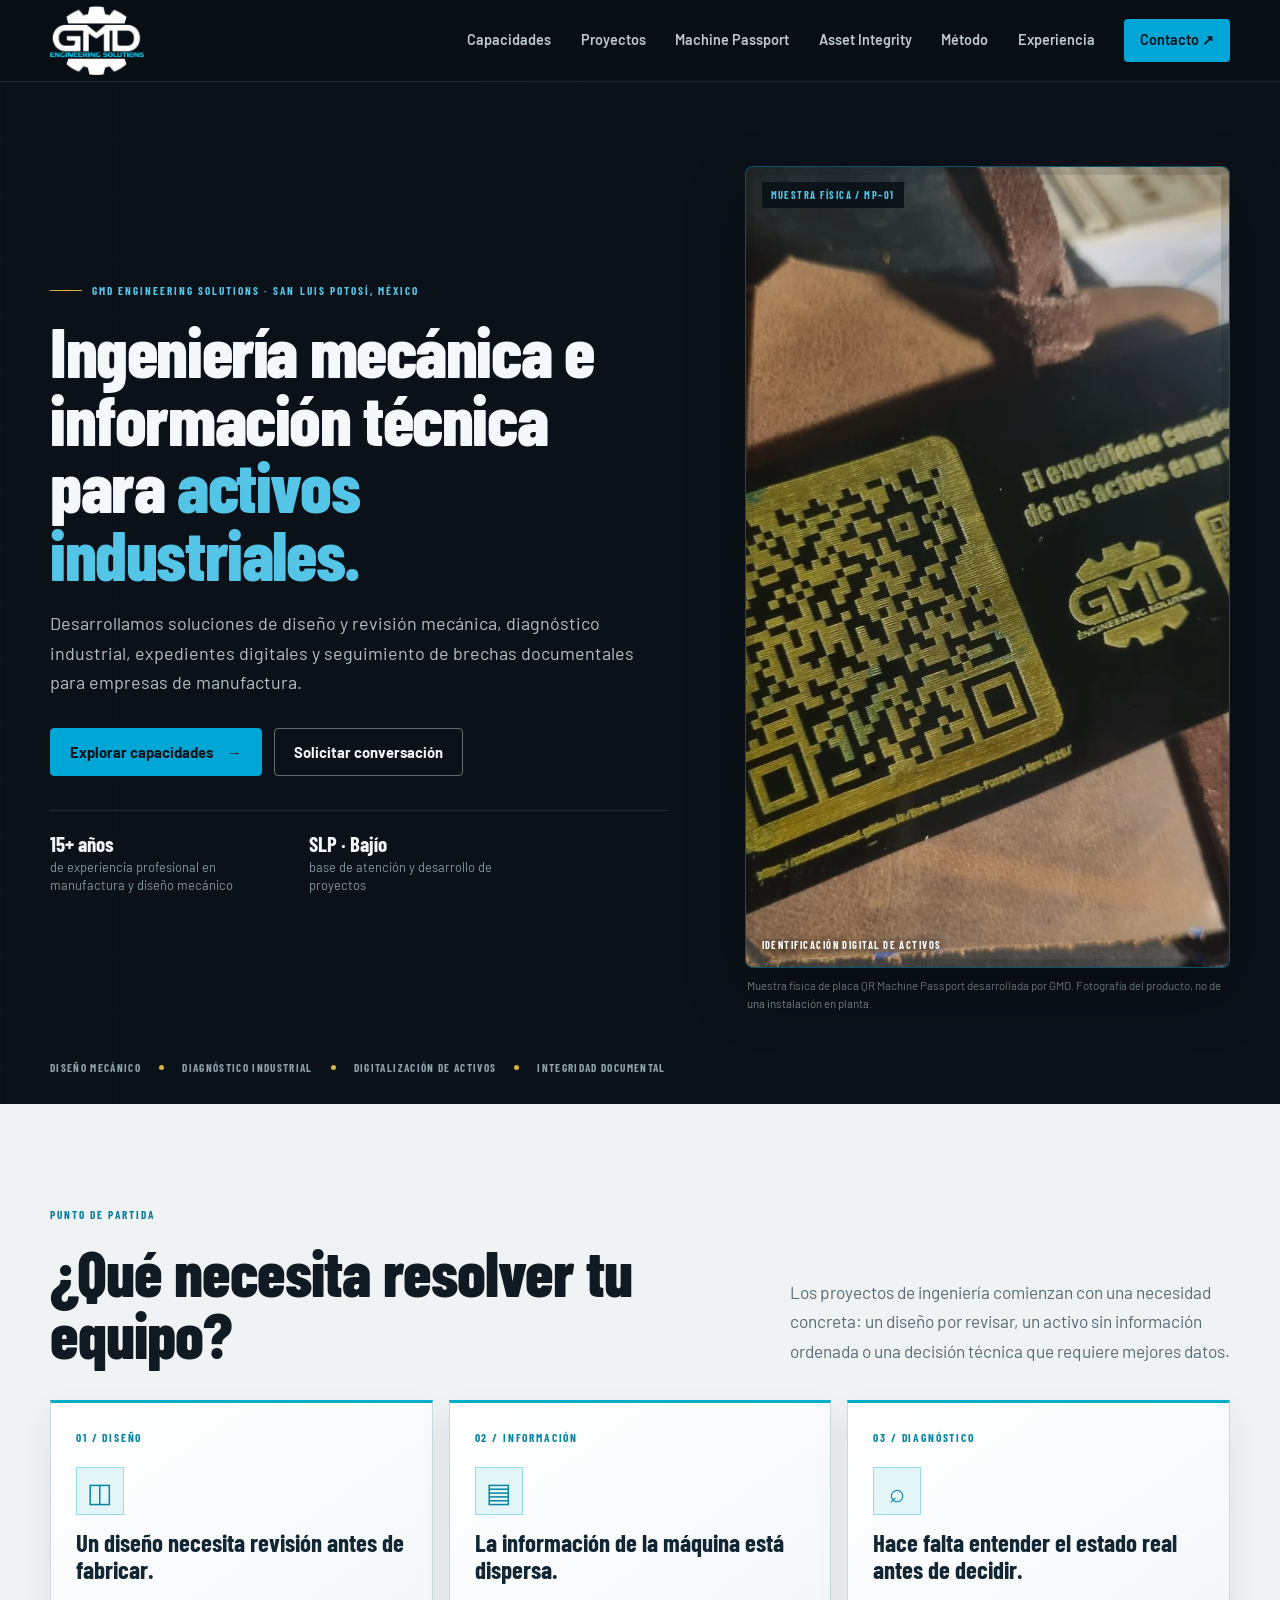
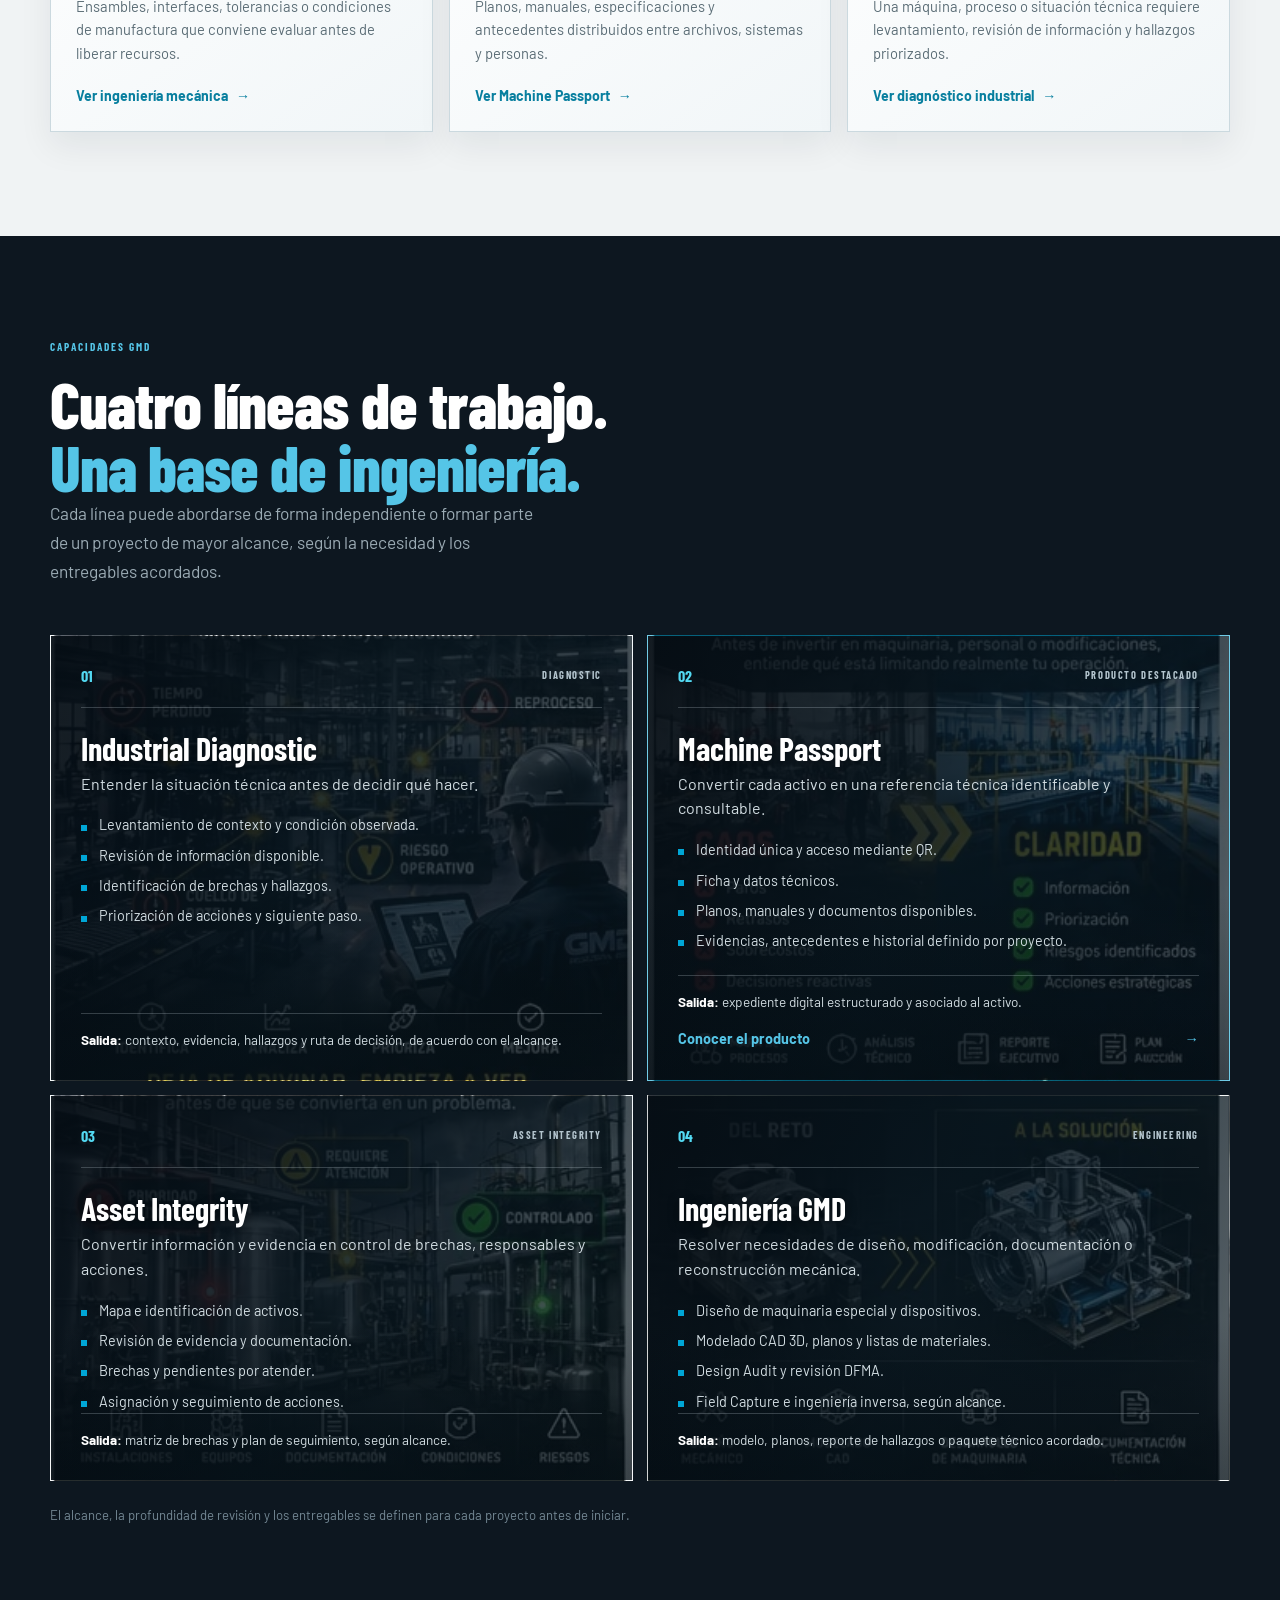
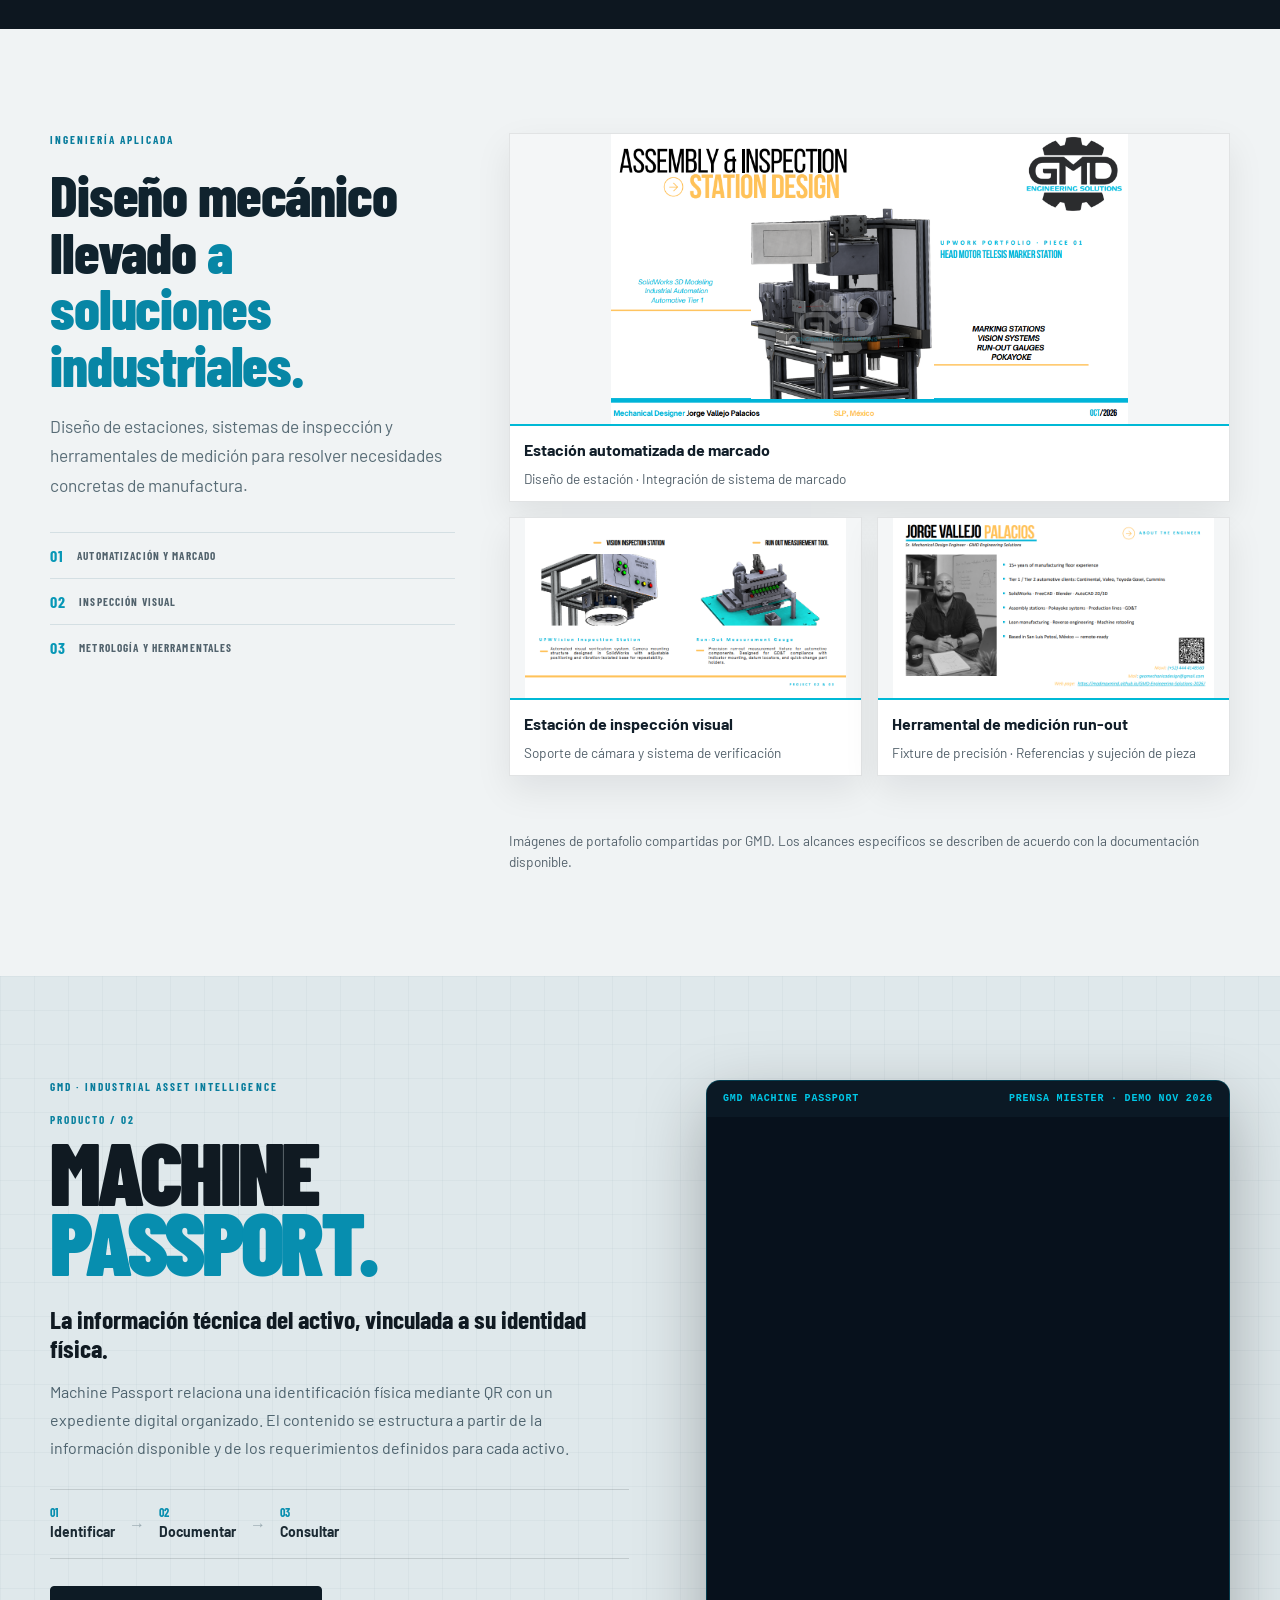
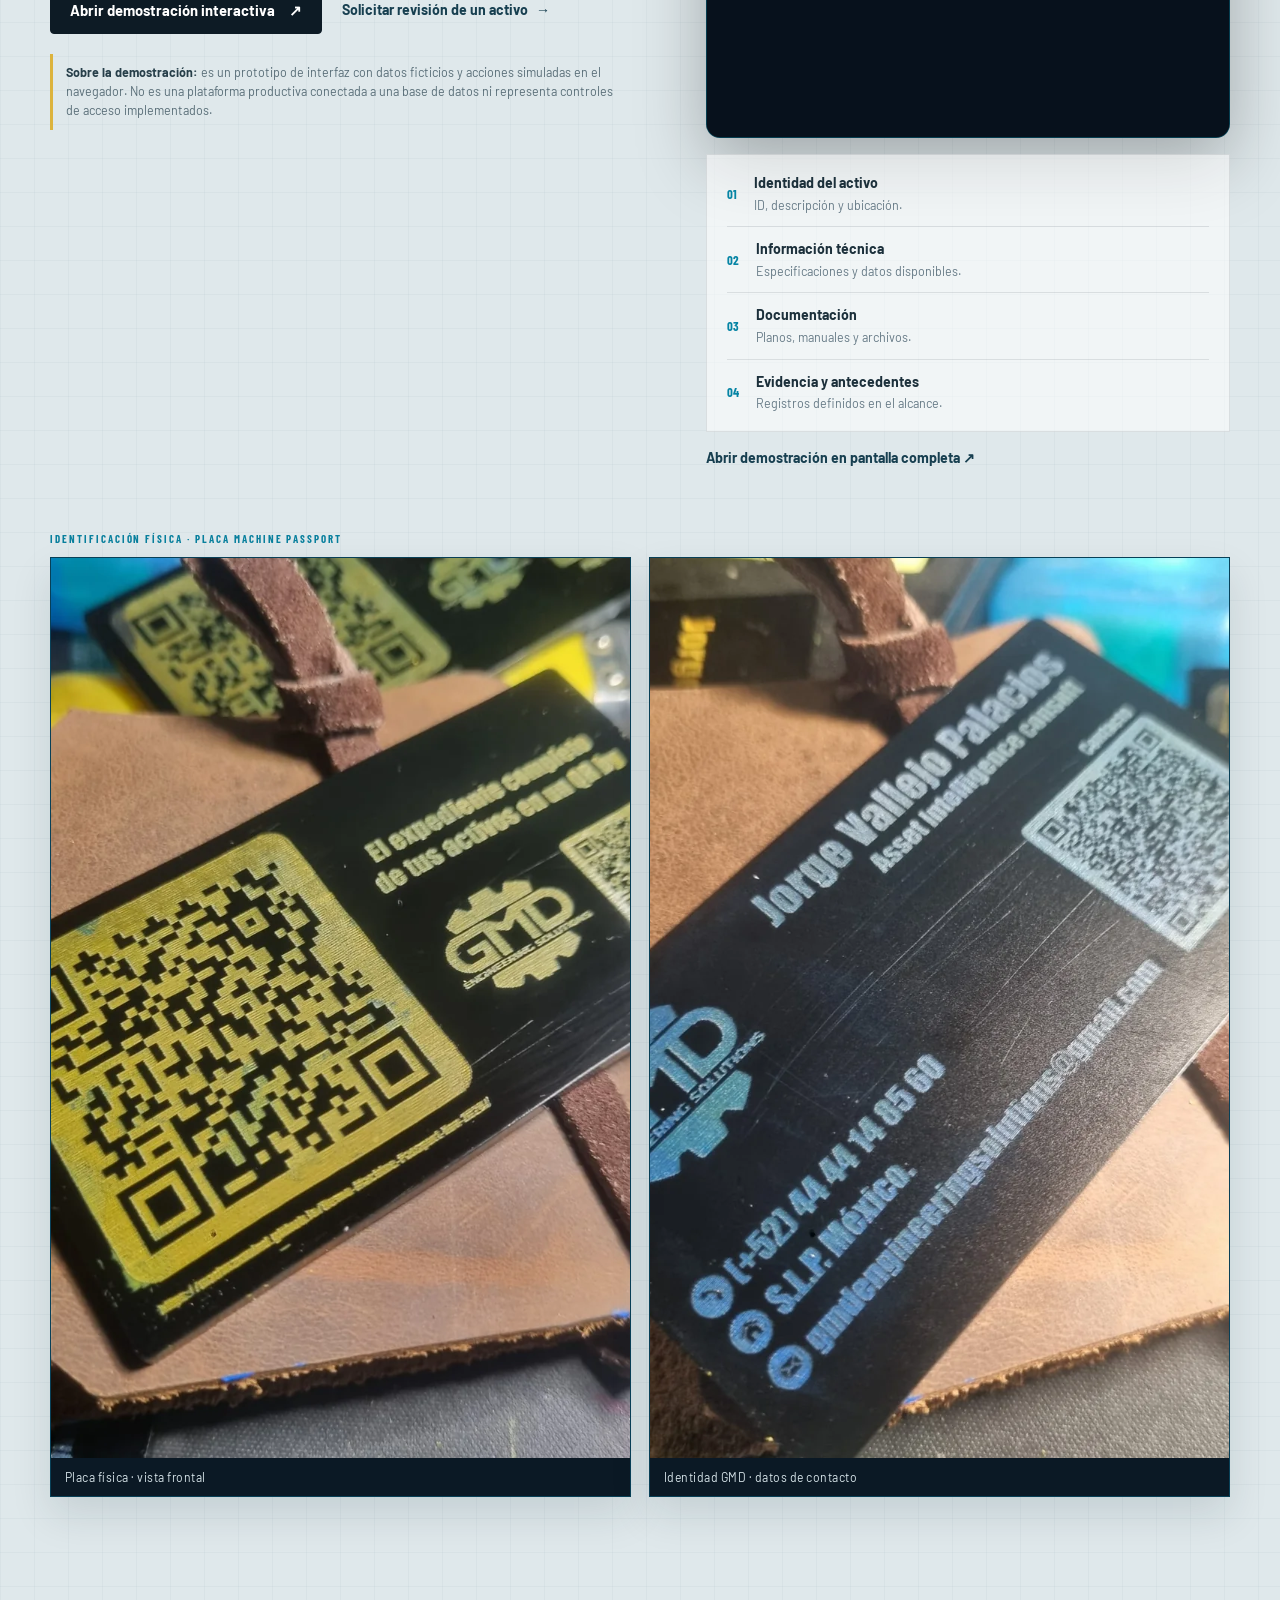
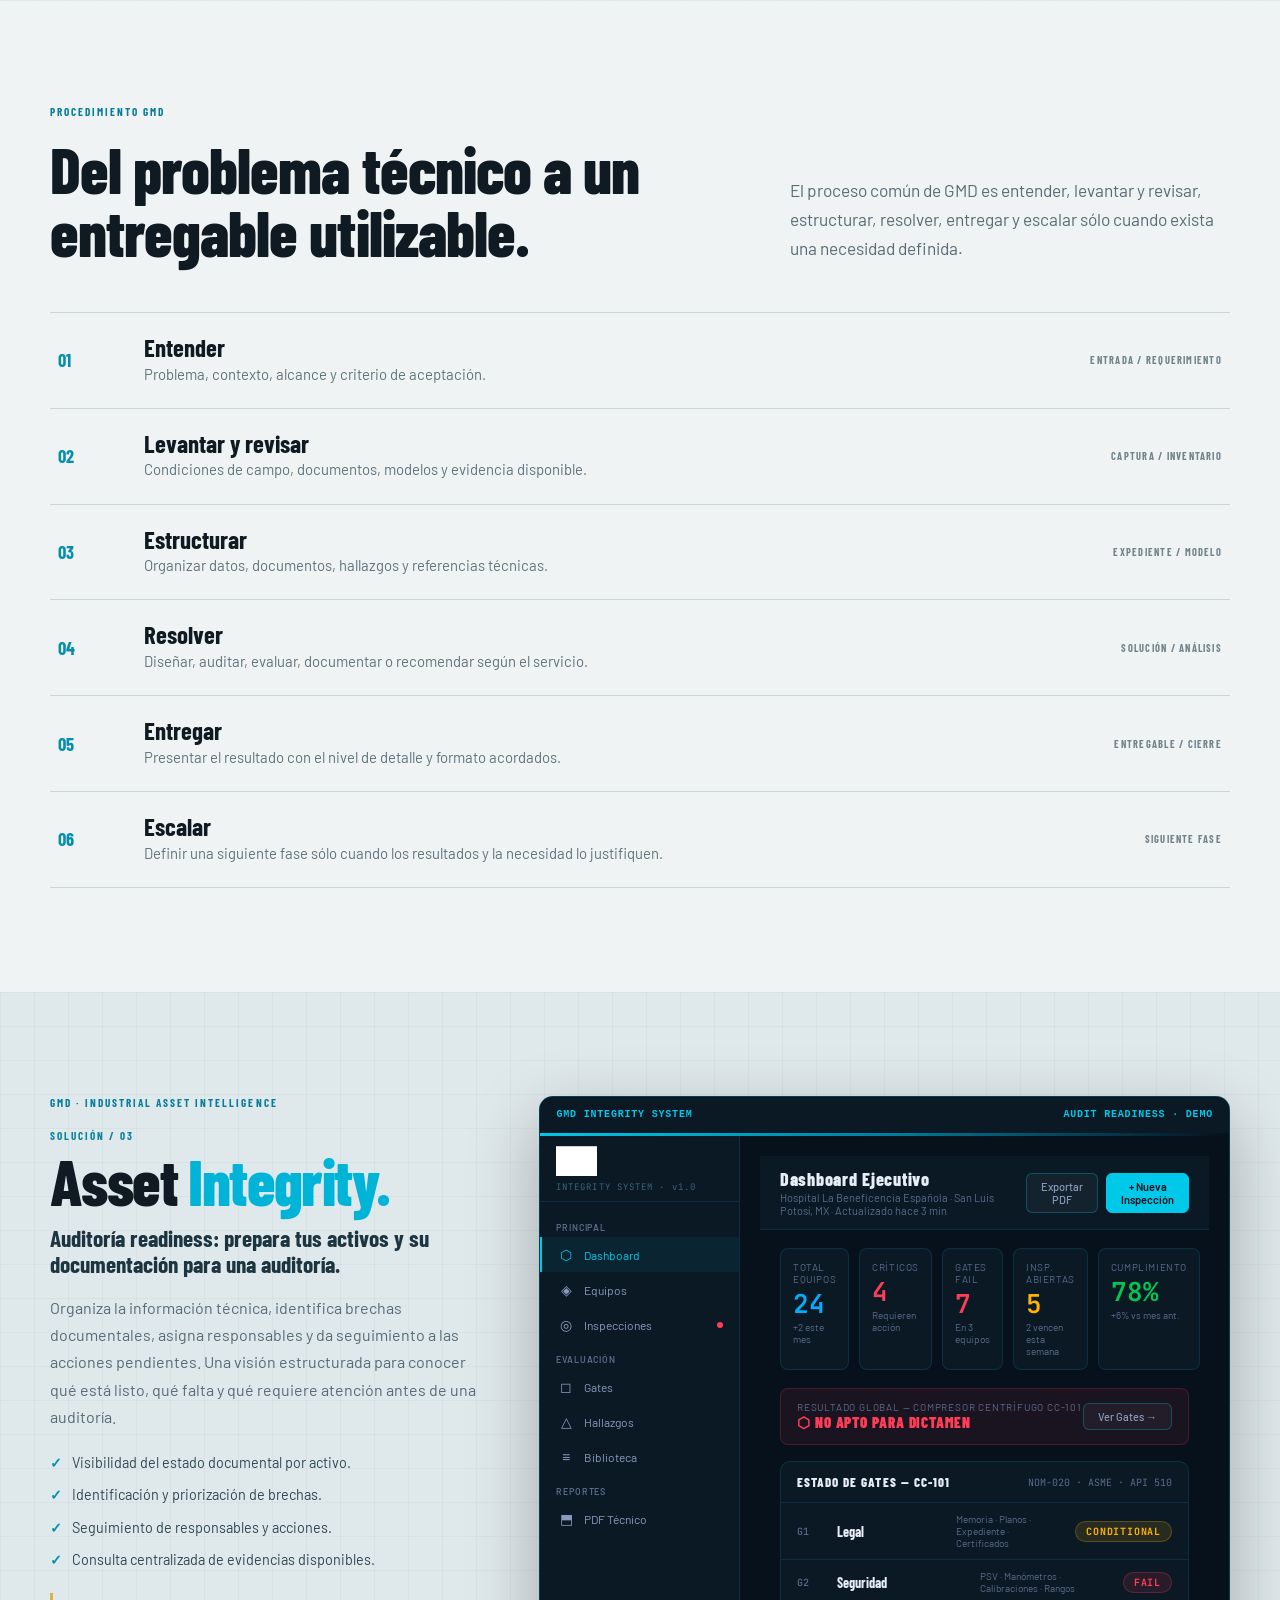
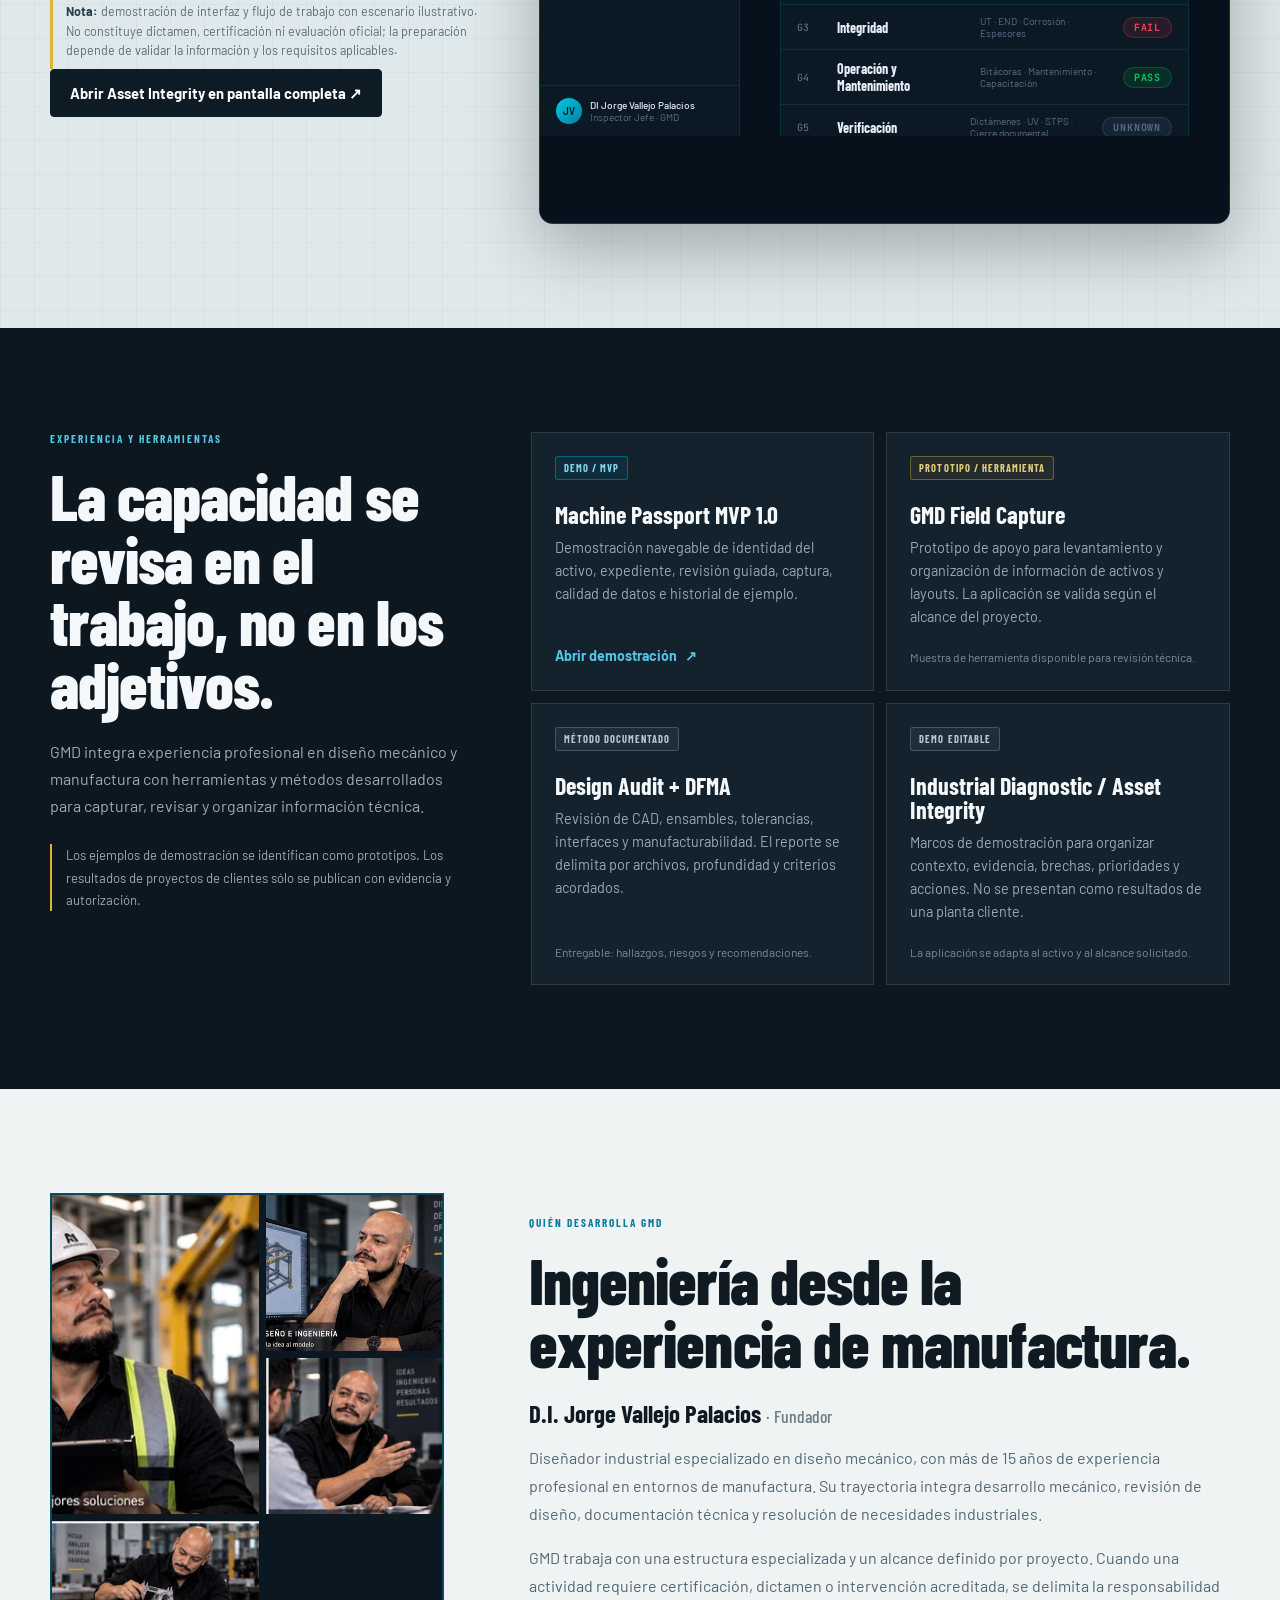
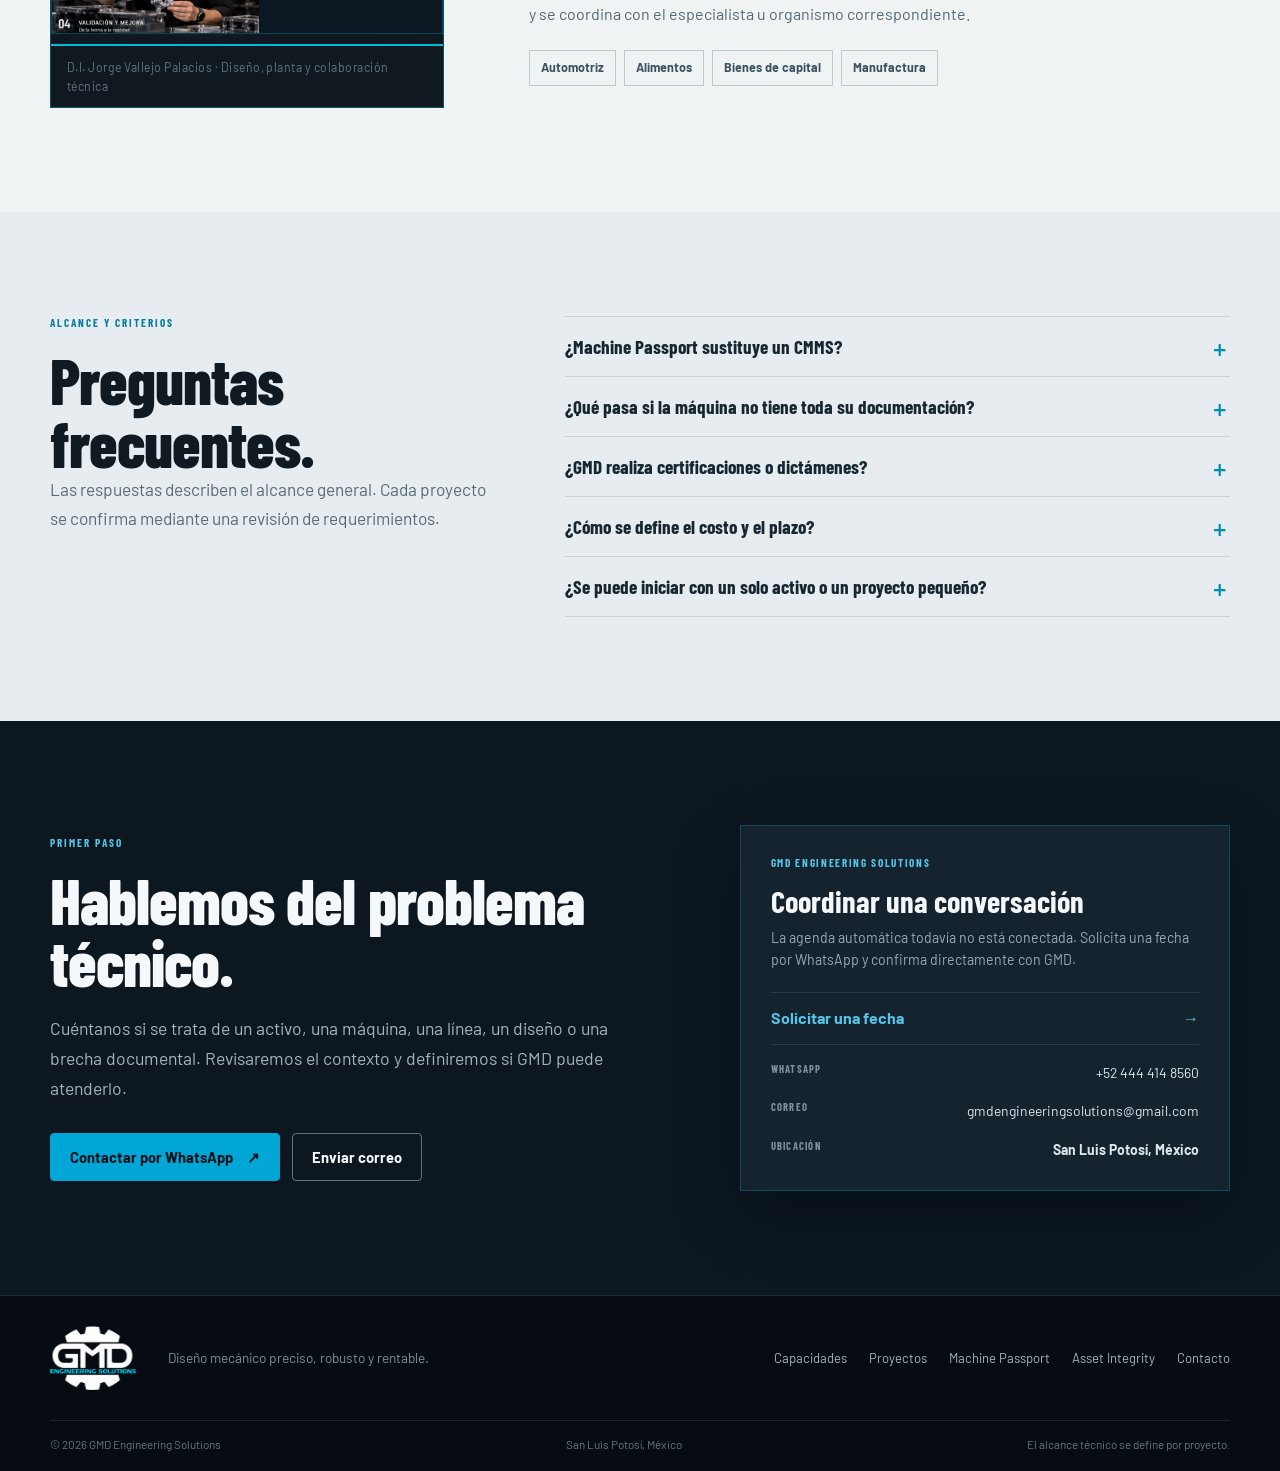
<file: index.html>
<!doctype html>
<html lang="es-MX">
<head>
  <meta charset="utf-8">
  <meta name="viewport" content="width=device-width, initial-scale=1">
  <meta name="theme-color" content="#0a1118">
  <title>GMD Engineering Solutions | Ingeniería mecánica e información técnica industrial</title>
  <meta name="description" content="GMD desarrolla ingeniería mecánica, diagnóstico industrial, Machine Passport y soluciones de integridad documental para activos de manufactura. San Luis Potosí, México.">
  <meta property="og:type" content="website">
  <meta property="og:title" content="GMD Engineering Solutions">
  <meta property="og:description" content="Ingeniería mecánica, diagnóstico industrial e información técnica para activos industriales.">
  <meta property="og:image" content="assets/img/machine-passport-plate-real-front.webp">
  <script>document.documentElement.classList.add("js");</script>
  <link rel="icon" href="assets/icons/favicon.svg" type="image/svg+xml">
  <link rel="preconnect" href="https://fonts.googleapis.com">
  <link rel="preconnect" href="https://fonts.gstatic.com" crossorigin>
  <link href="https://fonts.googleapis.com/css2?family=Barlow+Condensed:wght@500;600;700;800;900&family=Barlow:wght@400;500;600;700&display=swap" rel="stylesheet">
  <link rel="stylesheet" href="css/tokens.css">
  <link rel="stylesheet" href="css/base.css">
  <link rel="stylesheet" href="css/components.css">
  <link rel="stylesheet" href="css/sections.css">
</head>
<body>
  <a class="skip-link" href="#contenido">Saltar al contenido</a>

  <header class="site-header" id="inicio">
    <div class="container header-inner">
      <a class="brand" href="#inicio" aria-label="GMD Engineering Solutions, inicio">
        <img src="assets/img/gmd-logo-light.png" alt="GMD Engineering Solutions" width="112" height="82">
      </a>

      <button class="menu-toggle" id="menu-toggle" aria-expanded="false" aria-controls="primary-navigation" aria-label="Abrir menú">
        <span></span><span></span><span></span>
      </button>

      <nav class="primary-nav" id="primary-navigation" aria-label="Navegación principal">
        <a href="#capacidades">Capacidades</a><a href="#proyectos">Proyectos</a>
        <a href="#machine-passport">Machine Passport</a>
        <a href="#asset-integrity-demo">Asset Integrity</a>
        <a href="#metodo">Método</a>
        <a href="#experiencia">Experiencia</a>
        <a class="nav-contact" href="#contacto">Contacto <span aria-hidden="true">↗</span></a>
      </nav>
    </div>
  </header>

  <main id="contenido">
    <!-- HERO: definición concreta de empresa y especialidad -->
    <section class="hero section-dark">
      <div class="hero-grid-lines" aria-hidden="true"></div>
      <div class="container hero-layout">
        <div class="hero-copy reveal">
          <p class="eyebrow"><span class="eyebrow-line"></span> GMD ENGINEERING SOLUTIONS · SAN LUIS POTOSÍ, MÉXICO</p>
          <h1>Ingeniería mecánica e información técnica para <span>activos industriales.</span></h1>
          <p class="hero-lead">Desarrollamos soluciones de diseño y revisión mecánica, diagnóstico industrial, expedientes digitales y seguimiento de brechas documentales para empresas de manufactura.</p>
          <div class="hero-actions">
            <a class="button button-primary" href="#capacidades">Explorar capacidades <span aria-hidden="true">→</span></a>
            <a class="button button-outline" href="#contacto">Solicitar conversación</a>
          </div>
          <div class="hero-facts" aria-label="Datos de GMD">
            <div><strong>15+ años</strong><span>de experiencia profesional en manufactura y diseño mecánico</span></div>
            <div><strong>SLP · Bajío</strong><span>base de atención y desarrollo de proyectos</span></div>
          </div>
        </div>

        <figure class="hero-visual reveal reveal-delay">
          <div class="visual-frame">
            <img src="assets/img/machine-passport-plate-real-front.webp" alt="Muestra física de placa QR Machine Passport de GMD, con código de identificación y logotipo grabados" width="1200" height="800">
            <span class="visual-index">MUESTRA FÍSICA / MP–01</span>
            <span class="visual-label">IDENTIFICACIÓN DIGITAL DE ACTIVOS</span>
          </div>
          <figcaption>Muestra física de placa QR Machine Passport desarrollada por GMD. Fotografía del producto, no de una instalación en planta.</figcaption>
        </figure>
      </div>
      <div class="container hero-ribbon">
        <span>DISEÑO MECÁNICO</span><i></i><span>DIAGNÓSTICO INDUSTRIAL</span><i></i><span>DIGITALIZACIÓN DE ACTIVOS</span><i></i><span>INTEGRIDAD DOCUMENTAL</span>
      </div>
    </section>

    <!-- PROBLEMAS: conecta necesidades con capacidades -->
    <section class="section section-light" id="necesidades">
      <div class="container">
        <div class="section-heading section-heading-split reveal">
          <div>
            <p class="eyebrow eyebrow-dark">PUNTO DE PARTIDA</p>
            <h2>¿Qué necesita resolver tu equipo?</h2>
          </div>
          <p class="section-intro">Los proyectos de ingeniería comienzan con una necesidad concreta: un diseño por revisar, un activo sin información ordenada o una decisión técnica que requiere mejores datos.</p>
        </div>

        <div class="problem-grid">
          <article class="problem-card reveal">
            <span class="card-number">01 / DISEÑO</span>
            <div class="line-icon" aria-hidden="true">◫</div>
            <h3>Un diseño necesita revisión antes de fabricar.</h3>
            <p>Ensambles, interfaces, tolerancias o condiciones de manufactura que conviene evaluar antes de liberar recursos.</p>
            <a href="#ingenieria" class="text-link">Ver ingeniería mecánica <span aria-hidden="true">→</span></a>
          </article>
          <article class="problem-card reveal reveal-delay-1">
            <span class="card-number">02 / INFORMACIÓN</span>
            <div class="line-icon" aria-hidden="true">▤</div>
            <h3>La información de la máquina está dispersa.</h3>
            <p>Planos, manuales, especificaciones y antecedentes distribuidos entre archivos, sistemas y personas.</p>
            <a href="#machine-passport" class="text-link">Ver Machine Passport <span aria-hidden="true">→</span></a>
          </article>
          <article class="problem-card reveal reveal-delay-2">
            <span class="card-number">03 / DIAGNÓSTICO</span>
            <div class="line-icon" aria-hidden="true">⌕</div>
            <h3>Hace falta entender el estado real antes de decidir.</h3>
            <p>Una máquina, proceso o situación técnica requiere levantamiento, revisión de información y hallazgos priorizados.</p>
            <a href="#diagnostico" class="text-link">Ver diagnóstico industrial <span aria-hidden="true">→</span></a>
          </article>
        </div>
      </div>
    </section>

    <!-- CUATRO RAÍCES COMERCIALES, según consolidado estratégico 07-sep-2026 -->
    <section class="section section-ink" id="capacidades">
      <div class="container">
        <div class="section-heading reveal">
          <p class="eyebrow">CAPACIDADES GMD</p>
          <h2>Cuatro líneas de trabajo.<br><span>Una base de ingeniería.</span></h2>
          <p class="section-intro">Cada línea puede abordarse de forma independiente o formar parte de un proyecto de mayor alcance, según la necesidad y los entregables acordados.</p>
        </div>

        <div class="capability-grid">
          <article class="capability-card capability-bg capability-bg-diagnostic" id="diagnostico">
            <div class="capability-top"><span class="capability-id">01</span><span class="capability-mark">DIAGNOSTIC</span></div>
            <h3>Industrial Diagnostic</h3>
            <p class="capability-summary">Entender la situación técnica antes de decidir qué hacer.</p>
            <ul>
              <li>Levantamiento de contexto y condición observada.</li>
              <li>Revisión de información disponible.</li>
              <li>Identificación de brechas y hallazgos.</li>
              <li>Priorización de acciones y siguiente paso.</li>
            </ul>
            <p class="deliverable"><b>Salida:</b> contexto, evidencia, hallazgos y ruta de decisión, de acuerdo con el alcance.</p>
          </article>

          <article class="capability-card capability-featured capability-bg capability-bg-passport" id="passport-card">
            <div class="capability-top"><span class="capability-id">02</span><span class="capability-mark">PRODUCTO DESTACADO</span></div>
            <h3>Machine Passport</h3>
            <p class="capability-summary">Convertir cada activo en una referencia técnica identificable y consultable.</p>
            <ul>
              <li>Identidad única y acceso mediante QR.</li>
              <li>Ficha y datos técnicos.</li>
              <li>Planos, manuales y documentos disponibles.</li>
              <li>Evidencias, antecedentes e historial definido por proyecto.</li>
            </ul>
            <p class="deliverable"><b>Salida:</b> expediente digital estructurado y asociado al activo.</p>
            <a class="card-cta" href="#machine-passport">Conocer el producto <span aria-hidden="true">→</span></a>
          </article>

          <article class="capability-card capability-bg capability-bg-integrity" id="asset-integrity">
            <div class="capability-top"><span class="capability-id">03</span><span class="capability-mark">ASSET INTEGRITY</span></div>
            <h3>Asset Integrity</h3>
            <p class="capability-summary">Convertir información y evidencia en control de brechas, responsables y acciones.</p>
            <ul>
              <li>Mapa e identificación de activos.</li>
              <li>Revisión de evidencia y documentación.</li>
              <li>Brechas y pendientes por atender.</li>
              <li>Asignación y seguimiento de acciones.</li>
            </ul>
            <p class="deliverable"><b>Salida:</b> matriz de brechas y plan de seguimiento, según alcance.</p>
          </article>

          <article class="capability-card capability-bg capability-bg-engineering" id="ingenieria">
            <div class="capability-top"><span class="capability-id">04</span><span class="capability-mark">ENGINEERING</span></div>
            <h3>Ingeniería GMD</h3>
            <p class="capability-summary">Resolver necesidades de diseño, modificación, documentación o reconstrucción mecánica.</p>
            <ul>
              <li>Diseño de maquinaria especial y dispositivos.</li>
              <li>Modelado CAD 3D, planos y listas de materiales.</li>
              <li>Design Audit y revisión DFMA.</li>
              <li>Field Capture e ingeniería inversa, según alcance.</li>
            </ul>
            <p class="deliverable"><b>Salida:</b> modelo, planos, reporte de hallazgos o paquete técnico acordado.</p>
          </article>
        </div>
        <p class="capability-note">El alcance, la profundidad de revisión y los entregables se definen para cada proyecto antes de iniciar.</p>
      </div>
    </section>

    <section class="section section-light" id="proyectos">
      <div class="container project-showcase-layout">
        <div class="project-showcase-copy reveal">
          <p class="eyebrow eyebrow-dark">INGENIERÍA APLICADA</p>
          <h2>Diseño mecánico llevado <span>a soluciones industriales.</span></h2>
          <p class="section-intro">Diseño de estaciones, sistemas de inspección y herramentales de medición para resolver necesidades concretas de manufactura.</p>
          <div class="project-index"><span>01</span> AUTOMATIZACIÓN Y MARCADO</div>
          <div class="project-index"><span>02</span> INSPECCIÓN VISUAL</div>
          <div class="project-index"><span>03</span> METROLOGÍA Y HERRAMENTALES</div>
        </div>
        <div class="project-gallery reveal">
          <figure class="project-card project-card-wide">
            <img src="assets/img/portfolio-marking-station.png" alt="Estación automatizada de marcado industrial para componentes automotrices" loading="lazy" width="821" height="461">
            <figcaption><strong>Estación automatizada de marcado</strong><span>Diseño de estación · Integración de sistema de marcado</span></figcaption>
          </figure>
          <figure class="project-card">
            <img src="assets/img/portfolio-vision-inspection.png" alt="Estación de inspección visual automatizada" loading="lazy" width="822" height="461">
            <figcaption><strong>Estación de inspección visual</strong><span>Soporte de cámara y sistema de verificación</span></figcaption>
          </figure>
          <figure class="project-card">
            <img src="assets/img/portfolio-runout-gauge.png" alt="Dispositivo de medición de run-out para componentes automotrices" loading="lazy" width="818" height="458">
            <figcaption><strong>Herramental de medición run-out</strong><span>Fixture de precisión · Referencias y sujeción de pieza</span></figcaption>
          </figure>
        </div>
        <p class="project-note">Imágenes de portafolio compartidas por GMD. Los alcances específicos se describen de acuerdo con la documentación disponible.</p>
      </div>
    </section>

    <!-- MACHINE PASSPORT: producto destacado, demo explícitamente identificada -->
    <section class="section section-blueprint" id="machine-passport">
      <div class="container passport-layout">
        <div class="passport-copy reveal">
          <p class="eyebrow eyebrow-dark">GMD · INDUSTRIAL ASSET INTELLIGENCE</p>
          <p class="product-kicker">PRODUCTO / 02</p>
          <h2>Machine<br><span>Passport.</span></h2>
          <h3>La información técnica del activo, vinculada a su identidad física.</h3>
          <p>Machine Passport relaciona una identificación física mediante QR con un expediente digital organizado. El contenido se estructura a partir de la información disponible y de los requerimientos definidos para cada activo.</p>
          <div class="passport-flow" aria-label="Flujo de Machine Passport">
            <div><b>01</b><span>Identificar</span></div><i aria-hidden="true">→</i>
            <div><b>02</b><span>Documentar</span></div><i aria-hidden="true">→</i>
            <div><b>03</b><span>Consultar</span></div>
          </div>
          <div class="passport-actions">
            <a class="button button-dark" href="demo/machine-passport/">Abrir demostración interactiva <span aria-hidden="true">↗</span></a>
            <a class="text-link text-link-dark" href="#contacto">Solicitar revisión de un activo <span aria-hidden="true">→</span></a>
          </div>
          <p class="demo-disclaimer"><b>Sobre la demostración:</b> es un prototipo de interfaz con datos ficticios y acciones simuladas en el navegador. No es una plataforma productiva conectada a una base de datos ni representa controles de acceso implementados.</p>
        </div>

        <div class="passport-side passport-demo-side reveal reveal-delay">
          <div class="embedded-demo-frame embedded-demo-frame-dark passport-embedded">
            <div class="embedded-demo-topbar"><span>GMD MACHINE PASSPORT</span><span>PRENSA MIESTER · DEMO NOV 2026</span></div>
            <iframe src="https://madmaxmind.github.io/Demo-Machine-Passport-Nov-2026/" title="Demostración Machine Passport · Prensa Miester" loading="lazy"></iframe>
          </div>
          <div class="passport-feature-list">
            <div><span>01</span><p><b>Identidad del activo</b><small>ID, descripción y ubicación.</small></p></div>
            <div><span>02</span><p><b>Información técnica</b><small>Especificaciones y datos disponibles.</small></p></div>
            <div><span>03</span><p><b>Documentación</b><small>Planos, manuales y archivos.</small></p></div>
            <div><span>04</span><p><b>Evidencia y antecedentes</b><small>Registros definidos en el alcance.</small></p></div>
          </div>
          <a class="text-link text-link-dark demo-direct-link" href="https://madmaxmind.github.io/Demo-Machine-Passport-Nov-2026/" target="_blank" rel="noopener">Abrir demostración en pantalla completa ↗</a>
        </div>
      </div>
      <div class="container passport-gallery-container">
        <p class="passport-gallery-kicker">IDENTIFICACIÓN FÍSICA · PLACA MACHINE PASSPORT</p>
          <div class="passport-real-gallery" aria-label="Fotografías reales de la placa Machine Passport">
            <figure>
              <img src="assets/img/machine-passport-plate-real-angle.webp" alt="Placa QR Machine Passport de GMD, vista en perspectiva" loading="lazy" width="900" height="900">
              <figcaption>Placa física · vista frontal</figcaption>
            </figure>
            <figure>
              <img src="assets/img/machine-passport-plate-real-back.webp" alt="Reverso de la placa Machine Passport con datos de contacto y código QR" loading="lazy" width="900" height="900">
              <figcaption>Identidad GMD · datos de contacto</figcaption>
            </figure>
          </div>
      </div>
    </section>

    <!-- METODOLOGÍA: seis pasos del procedimiento GMD consolidado -->
    <section class="section section-light" id="metodo">
      <div class="container">
        <div class="section-heading section-heading-split reveal">
          <div>
            <p class="eyebrow eyebrow-dark">PROCEDIMIENTO GMD</p>
            <h2>Del problema técnico a un entregable utilizable.</h2>
          </div>
          <p class="section-intro">El proceso común de GMD es entender, levantar y revisar, estructurar, resolver, entregar y escalar sólo cuando exista una necesidad definida.</p>
        </div>
        <div class="method-list">
          <article class="method-step reveal"><span>01</span><div><h3>Entender</h3><p>Problema, contexto, alcance y criterio de aceptación.</p></div><small>ENTRADA / REQUERIMIENTO</small></article>
          <article class="method-step reveal"><span>02</span><div><h3>Levantar y revisar</h3><p>Condiciones de campo, documentos, modelos y evidencia disponible.</p></div><small>CAPTURA / INVENTARIO</small></article>
          <article class="method-step reveal"><span>03</span><div><h3>Estructurar</h3><p>Organizar datos, documentos, hallazgos y referencias técnicas.</p></div><small>EXPEDIENTE / MODELO</small></article>
          <article class="method-step reveal"><span>04</span><div><h3>Resolver</h3><p>Diseñar, auditar, evaluar, documentar o recomendar según el servicio.</p></div><small>SOLUCIÓN / ANÁLISIS</small></article>
          <article class="method-step reveal"><span>05</span><div><h3>Entregar</h3><p>Presentar el resultado con el nivel de detalle y formato acordados.</p></div><small>ENTREGABLE / CIERRE</small></article>
          <article class="method-step reveal"><span>06</span><div><h3>Escalar</h3><p>Definir una siguiente fase sólo cuando los resultados y la necesidad lo justifiquen.</p></div><small>SIGUIENTE FASE</small></article>
        </div>
      </div>
    </section>

    <!-- ASSET INTEGRITY: enfoque de preparación para auditorías -->
    <section class="section section-blueprint demo-showcase" id="asset-integrity-demo">
      <div class="container asset-showcase-layout">
        <div class="demo-showcase-heading reveal">
          <p class="eyebrow eyebrow-dark">GMD · INDUSTRIAL ASSET INTELLIGENCE</p>
          <p class="product-kicker">SOLUCIÓN / 03</p>
          <h2>Asset <span>Integrity.</span></h2>
          <h3>Auditoría readiness: prepara tus activos y su documentación para una auditoría.</h3>
          <p>Organiza la información técnica, identifica brechas documentales, asigna responsables y da seguimiento a las acciones pendientes. Una visión estructurada para conocer qué está listo, qué falta y qué requiere atención antes de una auditoría.</p>
          <ul class="audit-readiness-points">
            <li>Visibilidad del estado documental por activo.</li>
            <li>Identificación y priorización de brechas.</li>
            <li>Seguimiento de responsables y acciones.</li>
            <li>Consulta centralizada de evidencias disponibles.</li>
          </ul>
          <p class="demo-disclaimer"><b>Nota:</b> demostración de interfaz y flujo de trabajo con escenario ilustrativo. No constituye dictamen, certificación ni evaluación oficial; la preparación depende de validar la información y los requisitos aplicables.</p>
          <a class="button button-dark" href="demo/asset-integrity/index.html" target="_blank" rel="noopener">Abrir Asset Integrity en pantalla completa ↗</a>
        </div>
        <div class="embedded-demo-frame asset-integrity-embedded reveal">
          <div class="embedded-demo-topbar"><span>GMD INTEGRITY SYSTEM</span><span>AUDIT READINESS · DEMO</span></div>
          <iframe src="demo/asset-integrity/index.html" title="Demostración GMD Integrity System · Preparación para auditorías" loading="lazy" allow="clipboard-read; clipboard-write"></iframe>
        </div>
      </div>
    </section>

    <!-- EVIDENCIA: separa capacidades, demos y casos reales -->
    <section class="section section-ink" id="experiencia">
      <div class="container evidence-layout">
        <div class="evidence-intro reveal">
          <p class="eyebrow">EXPERIENCIA Y HERRAMIENTAS</p>
          <h2>La capacidad se revisa en el trabajo, no en los adjetivos.</h2>
          <p>GMD integra experiencia profesional en diseño mecánico y manufactura con herramientas y métodos desarrollados para capturar, revisar y organizar información técnica.</p>
          <p class="evidence-small">Los ejemplos de demostración se identifican como prototipos. Los resultados de proyectos de clientes sólo se publican con evidencia y autorización.</p>
        </div>
        <div class="evidence-cards">
          <article class="evidence-card reveal">
            <span class="status-pill status-demo">DEMO / MVP</span>
            <h3>Machine Passport MVP 1.0</h3>
            <p>Demostración navegable de identidad del activo, expediente, revisión guiada, captura, calidad de datos e historial de ejemplo.</p>
            <a href="demo/machine-passport/" class="text-link">Abrir demostración <span aria-hidden="true">↗</span></a>
          </article>
          <article class="evidence-card reveal reveal-delay-1">
            <span class="status-pill status-tool">PROTOTIPO / HERRAMIENTA</span>
            <h3>GMD Field Capture</h3>
            <p>Prototipo de apoyo para levantamiento y organización de información de activos y layouts. La aplicación se valida según el alcance del proyecto.</p>
            <span class="evidence-foot">Muestra de herramienta disponible para revisión técnica.</span>
          </article>
          <article class="evidence-card reveal reveal-delay-2">
            <span class="status-pill status-method">MÉTODO DOCUMENTADO</span>
            <h3>Design Audit + DFMA</h3>
            <p>Revisión de CAD, ensambles, tolerancias, interfaces y manufacturabilidad. El reporte se delimita por archivos, profundidad y criterios acordados.</p>
            <span class="evidence-foot">Entregable: hallazgos, riesgos y recomendaciones.</span>
          </article>
          <article class="evidence-card reveal">
            <span class="status-pill status-method">DEMO EDITABLE</span>
            <h3>Industrial Diagnostic / Asset Integrity</h3>
            <p>Marcos de demostración para organizar contexto, evidencia, brechas, prioridades y acciones. No se presentan como resultados de una planta cliente.</p>
            <span class="evidence-foot">La aplicación se adapta al activo y al alcance solicitado.</span>
          </article>
        </div>
      </div>
    </section>

    <!-- PERFIL: experiencia personal, sin simular estructura corporativa -->
    <section class="section section-light" id="nosotros">
      <div class="container founder-layout">
        <figure class="founder-photo founder-photo-mosaic reveal">
          <div class="founder-photo-grid">
            <img class="founder-photo-main" src="assets/img/jorge-plant-floor.webp" alt="Jorge en recorrido técnico dentro de una planta industrial" loading="lazy" width="540" height="310">
            <img src="assets/img/jorge-engineering-review.webp" alt="Jorge revisando un diseño mecánico en CAD" loading="lazy" width="527" height="310">
            <img src="assets/img/jorge-collaboration.webp" alt="Jorge conversando sobre una solución de ingeniería" loading="lazy" width="390" height="407">
            <img src="assets/img/jorge-technical-inspection.webp" alt="Jorge inspeccionando un componente mecánico" loading="lazy" width="532" height="288">
          </div>
          <figcaption>D.I. Jorge Vallejo Palacios · Diseño, planta y colaboración técnica</figcaption>
        </figure>
        <div class="founder-copy reveal reveal-delay">
          <p class="eyebrow eyebrow-dark">QUIÉN DESARROLLA GMD</p>
          <h2>Ingeniería desde la experiencia de manufactura.</h2>
          <h3>D.I. Jorge Vallejo Palacios <span>· Fundador</span></h3>
          <p>Diseñador industrial especializado en diseño mecánico, con más de 15 años de experiencia profesional en entornos de manufactura. Su trayectoria integra desarrollo mecánico, revisión de diseño, documentación técnica y resolución de necesidades industriales.</p>
          <p>GMD trabaja con una estructura especializada y un alcance definido por proyecto. Cuando una actividad requiere certificación, dictamen o intervención acreditada, se delimita la responsabilidad y se coordina con el especialista u organismo correspondiente.</p>
          <div class="experience-tags"><span>Automotriz</span><span>Alimentos</span><span>Bienes de capital</span><span>Manufactura</span></div>
        </div>
      </div>
    </section>

    <!-- FAQ: define límites y reduce ambigüedad -->
    <section class="section section-muted" id="preguntas">
      <div class="container faq-layout">
        <div class="section-heading reveal">
          <p class="eyebrow eyebrow-dark">ALCANCE Y CRITERIOS</p>
          <h2>Preguntas frecuentes.</h2>
          <p class="section-intro">Las respuestas describen el alcance general. Cada proyecto se confirma mediante una revisión de requerimientos.</p>
        </div>
        <div class="faq-list reveal reveal-delay">
          <details>
            <summary>¿Machine Passport sustituye un CMMS?</summary>
            <p>No. Se plantea como una estructura de identificación y consulta de información técnica del activo. La sustitución o integración con un CMMS no forma parte de la oferta base y tendría que evaluarse por separado.</p>
          </details>
          <details>
            <summary>¿Qué pasa si la máquina no tiene toda su documentación?</summary>
            <p>Se parte de la información disponible. El levantamiento y el diagnóstico pueden identificar faltantes; la generación o reconstrucción de documentos se cotiza según su naturaleza y el alcance técnico.</p>
          </details>
          <details>
            <summary>¿GMD realiza certificaciones o dictámenes?</summary>
            <p>GMD desarrolla actividades de ingeniería, revisión y documentación dentro de su competencia. Los dictámenes, inspecciones o certificaciones que exijan acreditación o autorización específica deben ser realizados por los profesionales u organismos correspondientes.</p>
          </details>
          <details>
            <summary>¿Cómo se define el costo y el plazo?</summary>
            <p>Después de conocer el activo, la información disponible, la profundidad del trabajo y los entregables requeridos. No se publican plazos universales porque dependen del alcance y de la disponibilidad de información.</p>
          </details>
          <details>
            <summary>¿Se puede iniciar con un solo activo o un proyecto pequeño?</summary>
            <p>Sí. La viabilidad de comenzar con un activo, diseño o necesidad puntual se revisa en la conversación inicial y se define mediante un alcance específico.</p>
          </details>
        </div>
      </div>
    </section>

    <!-- CONTACTO: CTA honesto, agenda automática pendiente de URL pública -->
    <section class="section section-contact" id="contacto">
      <div class="container contact-layout">
        <div class="contact-copy reveal">
          <p class="eyebrow">PRIMER PASO</p>
          <h2>Hablemos del problema técnico.</h2>
          <p>Cuéntanos si se trata de un activo, una máquina, una línea, un diseño o una brecha documental. Revisaremos el contexto y definiremos si GMD puede atenderlo.</p>
          <div class="contact-actions">
            <a class="button button-primary" id="whatsapp-main" href="https://wa.me/524444148560?text=Hola%20GMD%2C%20quiero%20conversar%20sobre%20una%20necesidad%20de%20ingenier%C3%ADa." target="_blank" rel="noopener">Contactar por WhatsApp <span aria-hidden="true">↗</span></a>
            <a class="button button-outline" id="email-main" href="mailto:gmdengineeringsolutions@gmail.com">Enviar correo</a>
          </div>
        </div>
        <aside class="contact-card reveal reveal-delay">
          <p class="contact-card-label">GMD ENGINEERING SOLUTIONS</p>
          <h3>Coordinar una conversación</h3>
          <p id="booking-status">La agenda automática aún no está conectada. Por ahora, solicita una fecha por WhatsApp o correo y confirma directamente con GMD.</p>
          <a class="booking-link" id="booking-link" href="https://wa.me/524444148560?text=Hola%20GMD%2C%20quiero%20coordinar%20una%20reuni%C3%B3n%20para%20revisar%20una%20necesidad%20t%C3%A9cnica." target="_blank" rel="noopener">Solicitar una fecha <span aria-hidden="true">→</span></a>
          <div class="contact-detail"><span>WHATSAPP</span><a id="phone-link" href="tel:+524444148560">+52 444 414 8560</a></div>
          <div class="contact-detail"><span>CORREO</span><a id="email-detail" href="mailto:gmdengineeringsolutions@gmail.com">gmdengineeringsolutions@gmail.com</a></div>
          <div class="contact-detail"><span>UBICACIÓN</span><b>San Luis Potosí, México</b></div>
        </aside>
      </div>
    </section>
  </main>

  <footer class="site-footer">
    <div class="container footer-main">
      <a class="footer-brand" href="#inicio"><img src="assets/img/gmd-logo-light.png" alt="GMD Engineering Solutions" width="112" height="82"></a>
      <p>Diseño mecánico preciso, robusto y rentable.</p>
      <div class="footer-links"><a href="#capacidades">Capacidades</a><a href="#proyectos">Proyectos</a><a href="#machine-passport">Machine Passport</a>
        <a href="#asset-integrity-demo">Asset Integrity</a><a href="#contacto">Contacto</a></div>
    </div>
    <div class="container footer-bottom"><span>© <span id="current-year">2026</span> GMD Engineering Solutions</span><span>San Luis Potosí, México</span><span>El alcance técnico se define por proyecto.</span></div>
  </footer>

  <script src="js/config.js"></script>
  <script src="js/main.js" defer></script>
  <script src="js/contact.js" defer></script>
</body>
</html>
</file>
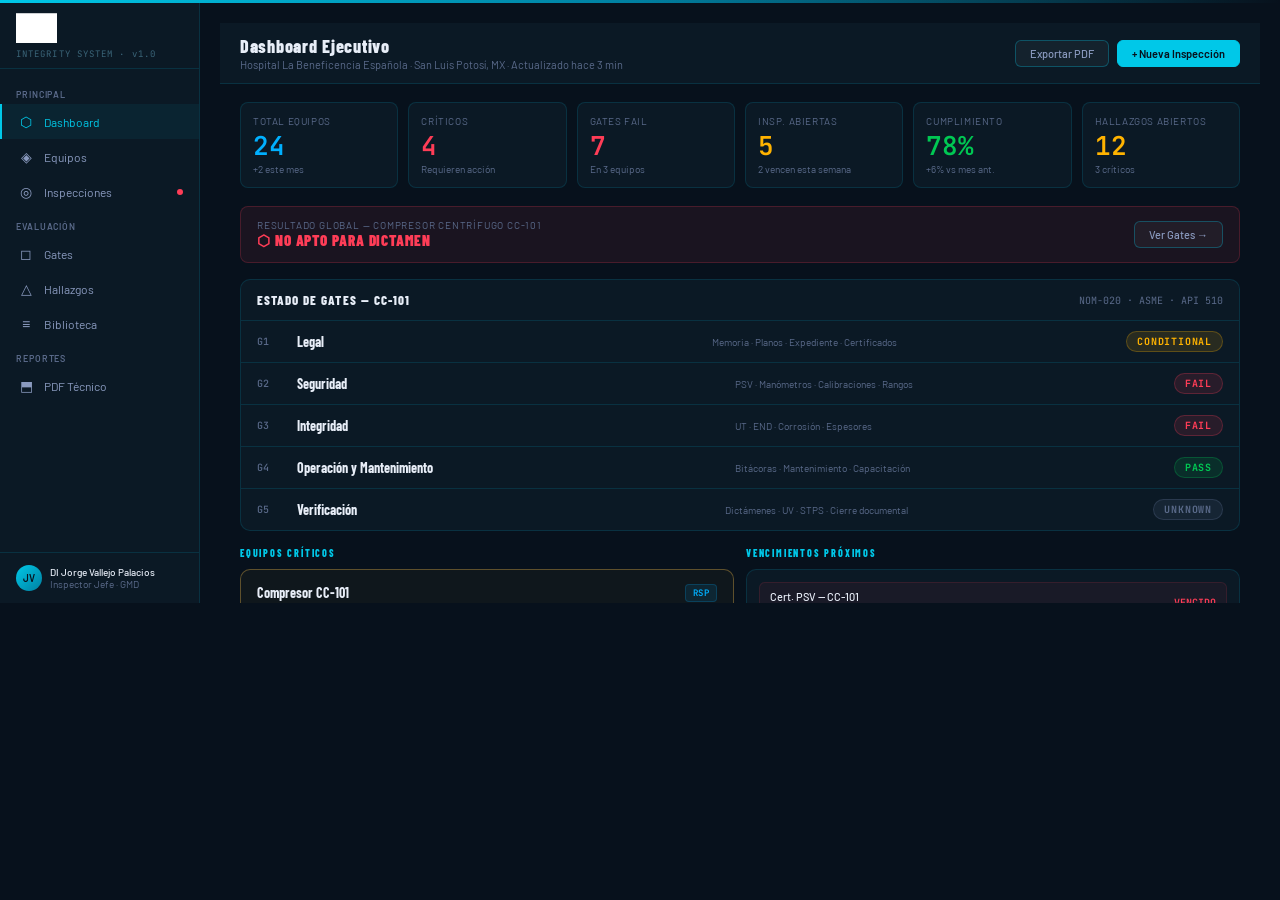
<file: demo/asset-integrity/index.html>
<!DOCTYPE html>
<html>
<head>
<meta charset="UTF-8">
<meta name="viewport" content="width=device-width, initial-scale=1.0"/>
<title>GMD Integrity System · MVP</title>
<style>
  @import url('https://fonts.googleapis.com/css2?family=Barlow+Condensed:wght@400;600;700;800;900&family=Barlow:wght@300;400;500;600&family=JetBrains+Mono:wght@400;500;700&display=swap');

  * { box-sizing: border-box; margin: 0; padding: 0; }

  :root {
    --bg: #07111C;
    --panel: #0B1925;
    --panel2: #0F2133;
    --border: rgba(0,200,232,.14);
    --border2: rgba(0,200,232,.3);
    --success: #00C853;
    --warning: #FFB300;
    --danger: #FF3D57;
    --info: #00B0FF;
    --unknown: #5A6A8A;
    --text: #E8EEF8;
    --text2: #8A9ABF;
    --text3: #5A6A8A;
    --gold: #00C8E8;
    --font: 'Barlow', sans-serif;
    --mono: 'JetBrains Mono', monospace;
  }

  body {
    background: var(--bg);
    color: var(--text);
    font-family: var(--font);
    font-size: 13px;
    min-height: 600px;
    overflow-x: hidden;
  }

  .app { display: flex; height: 600px; }

  /* SIDEBAR */
  .sidebar {
    width: 200px;
    min-width: 200px;
    background: var(--panel);
    border-right: 1px solid var(--border);
    display: flex;
    flex-direction: column;
    padding: 0;
  }

  .logo {
    padding: 16px 16px 12px;
    border-bottom: 1px solid var(--border);
  }
  .logo-title {
    font-size: 11px;
    font-weight: 600;
    letter-spacing: 0.12em;
    color: var(--gold);
    text-transform: uppercase;
  }
  .logo-sub {
    font-size: 10px;
    color: var(--text3);
    margin-top: 2px;
    font-family: var(--mono);
  }

  .nav { flex: 1; padding: 8px 0; }
  .nav-item {
    display: flex;
    align-items: center;
    gap: 10px;
    padding: 9px 16px;
    cursor: pointer;
    color: var(--text2);
    font-size: 12px;
    font-weight: 400;
    border-left: 2px solid transparent;
    transition: all 0.15s;
  }
  .nav-item:hover { background: rgba(255,255,255,0.04); color: var(--text); }
  .nav-item.active {
    color: var(--gold);
    border-left-color: var(--gold);
    background: rgba(0,200,232,.06);
  }
  .nav-icon { font-size: 14px; width: 16px; text-align: center; }

  .nav-section {
    font-size: 9px;
    letter-spacing: 0.1em;
    text-transform: uppercase;
    color: var(--text3);
    padding: 12px 16px 4px;
    font-weight: 600;
  }

  .sidebar-footer {
    padding: 12px 16px;
    border-top: 1px solid var(--border);
  }
  .user-badge {
    display: flex;
    align-items: center;
    gap: 8px;
  }
  .avatar {
    width: 26px; height: 26px;
    border-radius: 50%;
    background: linear-gradient(135deg, var(--gold), #A07830);
    display: flex; align-items: center; justify-content: center;
    font-size: 10px; font-weight: 600; color: var(--bg);
  }
  .user-name { font-size: 11px; color: var(--text); font-weight: 500; }
  .user-role { font-size: 10px; color: var(--text3); }

  /* MAIN */
  .main { flex: 1; overflow: auto; }

  /* TOP BAR */
  .topbar {
    display: flex;
    align-items: center;
    justify-content: space-between;
    padding: 12px 20px;
    border-bottom: 1px solid var(--border);
    background: var(--panel);
    position: sticky; top: 0; z-index: 10;
  }
  .topbar-title { font-size: 14px; font-weight: 600; color: var(--text); }
  .topbar-sub { font-size: 11px; color: var(--text3); margin-top: 1px; }
  .topbar-actions { display: flex; gap: 8px; }

  .btn {
    padding: 6px 14px;
    border-radius: 6px;
    font-size: 11px;
    font-weight: 500;
    cursor: pointer;
    font-family: var(--font);
    transition: all 0.15s;
    border: 1px solid var(--border2);
    background: rgba(255,255,255,0.04);
    color: var(--text2);
  }
  .btn:hover { background: rgba(255,255,255,0.08); color: var(--text); }
  .btn-gold {
    background: var(--gold);
    color: var(--bg);
    border-color: var(--gold);
    font-weight: 600;
  }
  .btn-gold:hover { background: #00A8C4; border-color: #00A8C4; color: var(--bg); }

  /* CONTENT PAGES */
  .page { display: none; padding: 20px; }
  .page.active { display: block; }

  /* STAT CARDS */
  .stats-grid {
    display: grid;
    grid-template-columns: repeat(6, 1fr);
    gap: 10px;
    margin-bottom: 18px;
  }
  .stat-card {
    background: var(--panel);
    border: 1px solid var(--border);
    border-radius: 8px;
    padding: 12px;
  }
  .stat-label { font-size: 10px; color: var(--text3); text-transform: uppercase; letter-spacing: 0.06em; margin-bottom: 6px; }
  .stat-value { font-size: 22px; font-weight: 600; font-family: var(--mono); line-height: 1; }
  .stat-value.danger { color: var(--danger); }
  .stat-value.warning { color: var(--warning); }
  .stat-value.success { color: var(--success); }
  .stat-value.info { color: var(--info); }
  .stat-sub { font-size: 10px; color: var(--text3); margin-top: 4px; }

  /* GATES PANEL */
  .gates-panel {
    background: var(--panel);
    border: 1px solid var(--border);
    border-radius: 10px;
    margin-bottom: 16px;
    overflow: hidden;
  }
  .gates-header {
    padding: 12px 16px;
    border-bottom: 1px solid var(--border);
    display: flex;
    align-items: center;
    justify-content: space-between;
  }
  .gates-title { font-size: 12px; font-weight: 600; color: var(--text); letter-spacing: 0.04em; text-transform: uppercase; }
  .gate-row {
    display: flex;
    align-items: center;
    padding: 10px 16px;
    border-bottom: 1px solid var(--border);
    gap: 12px;
    cursor: pointer;
    transition: background 0.15s;
  }
  .gate-row:hover { background: rgba(255,255,255,0.03); }
  .gate-row:last-child { border-bottom: none; }
  .gate-num {
    font-size: 10px;
    color: var(--text3);
    font-family: var(--mono);
    width: 28px;
    font-weight: 500;
  }
  .gate-name { font-size: 12px; font-weight: 500; flex: 1; color: var(--text); }
  .gate-checks { font-size: 10px; color: var(--text3); flex: 1; }
  .gate-status {
    font-size: 10px;
    font-weight: 700;
    letter-spacing: 0.08em;
    padding: 3px 10px;
    border-radius: 20px;
    font-family: var(--mono);
  }
  .status-pass { background: rgba(0,200,83,0.12); color: var(--success); border: 1px solid rgba(0,200,83,0.25); }
  .status-fail { background: rgba(255,61,87,0.12); color: var(--danger); border: 1px solid rgba(255,61,87,0.25); }
  .status-cond { background: rgba(255,179,0,0.12); color: var(--warning); border: 1px solid rgba(255,179,0,0.25); }
  .status-unk { background: rgba(90,106,138,0.15); color: var(--unknown); border: 1px solid rgba(90,106,138,0.3); }

  /* RESULTADO GLOBAL */
  .resultado {
    background: rgba(255,61,87,0.08);
    border: 1px solid rgba(255,61,87,0.2);
    border-radius: 8px;
    padding: 12px 16px;
    display: flex;
    align-items: center;
    justify-content: space-between;
    margin-bottom: 16px;
  }
  .resultado-label { font-size: 10px; color: var(--text3); text-transform: uppercase; letter-spacing: 0.08em; }
  .resultado-value { font-size: 13px; font-weight: 700; color: var(--danger); font-family: var(--mono); letter-spacing: 0.04em; }
  .resultado-ok { background: rgba(0,200,83,0.08); border-color: rgba(0,200,83,0.2); }
  .resultado-ok .resultado-value { color: var(--success); }

  /* GRID 2 COL */
  .grid2 { display: grid; grid-template-columns: 1fr 1fr; gap: 12px; }
  .grid3 { display: grid; grid-template-columns: repeat(3, 1fr); gap: 10px; }

  /* EQUIPO CARD */
  .equipo-card {
    background: var(--panel);
    border: 1px solid var(--border);
    border-radius: 10px;
    padding: 14px 16px;
    cursor: pointer;
    transition: all 0.15s;
  }
  .equipo-card:hover { border-color: var(--border2); background: var(--panel2); }
  .equipo-card.selected { border-color: rgba(212,167,69,0.4); background: rgba(212,167,69,0.04); }
  .equipo-header { display: flex; align-items: flex-start; justify-content: space-between; margin-bottom: 8px; }
  .equipo-name { font-size: 12px; font-weight: 600; color: var(--text); }
  .equipo-tag {
    font-size: 9px;
    font-family: var(--mono);
    padding: 2px 7px;
    border-radius: 4px;
    font-weight: 600;
    letter-spacing: 0.04em;
  }
  .tag-rsp { background: rgba(0,176,255,0.1); color: var(--info); border: 1px solid rgba(0,176,255,0.2); }
  .tag-cal { background: rgba(255,61,87,0.1); color: var(--danger); border: 1px solid rgba(255,61,87,0.2); }
  .tag-tan { background: rgba(0,200,83,0.1); color: var(--success); border: 1px solid rgba(0,200,83,0.2); }
  .equipo-specs { display: grid; grid-template-columns: 1fr 1fr; gap: 4px 10px; margin-top: 8px; }
  .spec-item { font-size: 10px; color: var(--text3); }
  .spec-val { color: var(--text2); font-family: var(--mono); }
  .risk-bar { height: 3px; border-radius: 2px; margin-top: 10px; background: rgba(255,255,255,0.05); }
  .risk-fill { height: 100%; border-radius: 2px; }

  /* HALLAZGOS TABLE */
  .table-wrap {
    background: var(--panel);
    border: 1px solid var(--border);
    border-radius: 10px;
    overflow: hidden;
  }
  .table-head {
    padding: 10px 16px;
    border-bottom: 1px solid var(--border);
    display: flex;
    align-items: center;
    justify-content: space-between;
  }
  table { width: 100%; border-collapse: collapse; }
  th {
    font-size: 10px;
    text-transform: uppercase;
    letter-spacing: 0.07em;
    color: var(--text3);
    font-weight: 600;
    text-align: left;
    padding: 8px 12px;
    border-bottom: 1px solid var(--border);
  }
  td {
    padding: 9px 12px;
    font-size: 11px;
    color: var(--text2);
    border-bottom: 1px solid var(--border);
  }
  tr:last-child td { border-bottom: none; }
  tr:hover td { background: rgba(255,255,255,0.02); }
  .risk-badge {
    font-size: 9px; font-weight: 700;
    font-family: var(--mono);
    padding: 2px 7px; border-radius: 4px;
    letter-spacing: 0.06em;
  }
  .risk-alto { background: rgba(255,61,87,0.12); color: var(--danger); border: 1px solid rgba(255,61,87,0.2); }
  .risk-medio { background: rgba(255,179,0,0.12); color: var(--warning); border: 1px solid rgba(255,179,0,0.2); }
  .risk-bajo { background: rgba(0,200,83,0.1); color: var(--success); border: 1px solid rgba(0,200,83,0.2); }
  .estado-badge {
    font-size: 9px; font-weight: 600;
    padding: 2px 7px; border-radius: 4px;
    letter-spacing: 0.04em;
  }
  .e-abierto { background: rgba(255,61,87,0.1); color: #FF6B7A; }
  .e-cerrado { background: rgba(0,200,83,0.08); color: var(--success); }
  .e-proceso { background: rgba(255,179,0,0.1); color: var(--warning); }

  /* INSPECCIONES */
  .insp-card {
    background: var(--panel);
    border: 1px solid var(--border);
    border-radius: 10px;
    padding: 14px 16px;
    margin-bottom: 10px;
    cursor: pointer;
    transition: all 0.15s;
  }
  .insp-card:hover { border-color: var(--border2); }
  .insp-header { display: flex; align-items: center; justify-content: space-between; margin-bottom: 8px; }
  .insp-folio { font-family: var(--mono); font-size: 11px; color: var(--gold); font-weight: 500; }
  .insp-name { font-size: 12px; font-weight: 600; color: var(--text); margin-bottom: 4px; }
  .insp-meta { display: flex; gap: 16px; }
  .insp-meta span { font-size: 10px; color: var(--text3); }
  .insp-meta span strong { color: var(--text2); font-weight: 500; }
  .progress-track { height: 4px; background: rgba(255,255,255,0.05); border-radius: 2px; margin-top: 10px; }
  .progress-fill { height: 100%; border-radius: 2px; background: var(--gold); }

  /* PANEL DETALLE EQUIPO */
  .detail-panel {
    background: var(--panel);
    border: 1px solid var(--border);
    border-radius: 10px;
    padding: 16px;
    margin-top: 14px;
  }
  .detail-title { font-size: 11px; font-weight: 600; color: var(--text3); text-transform: uppercase; letter-spacing: 0.07em; margin-bottom: 12px; }
  .spec-grid { display: grid; grid-template-columns: repeat(3, 1fr); gap: 10px; }
  .spec-block { }
  .spec-key { font-size: 10px; color: var(--text3); margin-bottom: 3px; }
  .spec-data { font-size: 12px; font-weight: 500; color: var(--text); font-family: var(--mono); }

  /* TABS */
  .tabs { display: flex; gap: 0; margin-bottom: 16px; border-bottom: 1px solid var(--border); }
  .tab {
    padding: 8px 14px;
    font-size: 11px;
    font-weight: 500;
    color: var(--text3);
    cursor: pointer;
    border-bottom: 2px solid transparent;
    transition: all 0.15s;
    margin-bottom: -1px;
  }
  .tab:hover { color: var(--text2); }
  .tab.active { color: var(--gold); border-bottom-color: var(--gold); font-weight:700; }

  /* NOTIFICATION DOT */
  .notif { width: 6px; height: 6px; border-radius: 50%; background: var(--danger); margin-left: auto; }

  /* SECTION TITLE */
  .section-title { font-size: 11px; font-weight: 600; color: var(--text3); text-transform: uppercase; letter-spacing: 0.08em; margin-bottom: 10px; }

  /* MINI CHART (SVG) */
  .mini-chart { margin-top: 6px; }

  /* OBSERVACION LIBRARY */
  .obs-item {
    padding: 8px 12px;
    border-left: 3px solid;
    background: rgba(255,255,255,0.02);
    border-radius: 0 6px 6px 0;
    margin-bottom: 6px;
    font-size: 11px;
    font-family: var(--mono);
  }
  .obs-danger { border-color: var(--danger); color: #FF6B7A; }
  .obs-warn { border-color: var(--warning); color: #FFCC40; }
  .obs-pass { border-color: var(--success); color: #40D880; }

  .scroll-content { overflow-y: auto; height: 100%; }
  .chips { display: flex; gap: 6px; flex-wrap: wrap; margin-bottom: 12px; }
  .chip {
    font-size: 10px; padding: 3px 9px; border-radius: 20px;
    border: 1px solid var(--border2); color: var(--text3); cursor: pointer;
    transition: all 0.15s;
  }
  .chip.active, .chip:hover { border-color: var(--gold); color: var(--gold); background: rgba(212,167,69,0.08); }

  /* ── Homologación visual Passport v2 ── */
  body { font-family: 'Barlow', sans-serif; }
  .section-title { font-family: 'Barlow Condensed', sans-serif; font-size: 10px; font-weight: 800; letter-spacing: .18em; color: #00C8E8; }
  .gates-title { font-family: 'Barlow Condensed', sans-serif; font-size: 13px; font-weight: 800; letter-spacing: .08em; }
  .topbar-title { font-family: 'Barlow Condensed', sans-serif; font-size: 18px; font-weight: 800; letter-spacing: .04em; }
  .stat-value { font-size: 26px; }
  .logo-sub { font-family: 'JetBrains Mono', monospace; }
  .gate-name { font-family: 'Barlow Condensed', sans-serif; font-size: 14px; font-weight: 700; }
  .insp-name { font-family: 'Barlow Condensed', sans-serif; font-size: 15px; font-weight: 700; }
  .equipo-name { font-family: 'Barlow Condensed', sans-serif; font-size: 14px; font-weight: 700; }
  .resultado-value { font-family: 'Barlow Condensed', sans-serif; font-size: 15px; font-weight: 900; letter-spacing: .06em; }
  .chip.active, .chip:hover { border-color: #00C8E8; color: #00C8E8; background: rgba(0,200,232,.06); }

</style>
</head>
<body>
<div style="height:3px;background:linear-gradient(90deg,#00C8E8,#007FA0,transparent)"></div>
<div class="app">

  <!-- SIDEBAR -->
  <div class="sidebar">
    <div class="logo" style="padding:10px 16px 8px">
      <img src="[data-uri]" style="height:30px;width:auto;filter:brightness(0) invert(1);display:block" alt="GMD"/>
      <div class="logo-sub" style="margin-top:5px;font-size:9px;letter-spacing:.12em;color:#3A6478;font-family:'JetBrains Mono',monospace">INTEGRITY SYSTEM · v1.0</div>
    </div>
    <div class="nav">
      <div class="nav-section">Principal</div>
      <div class="nav-item active" onclick="showPage('dashboard',this)">
        <span class="nav-icon">⬡</span> Dashboard
      </div>
      <div class="nav-item" onclick="showPage('equipos',this)">
        <span class="nav-icon">◈</span> Equipos
      </div>
      <div class="nav-item" onclick="showPage('inspecciones',this)">
        <span class="nav-icon">◎</span> Inspecciones
        <span class="notif"></span>
      </div>

      <div class="nav-section">Evaluación</div>
      <div class="nav-item" onclick="showPage('gates',this)">
        <span class="nav-icon">◻</span> Gates
      </div>
      <div class="nav-item" onclick="showPage('hallazgos',this)">
        <span class="nav-icon">△</span> Hallazgos
      </div>
      <div class="nav-item" onclick="showPage('biblioteca',this)">
        <span class="nav-icon">≡</span> Biblioteca
      </div>

      <div class="nav-section">Reportes</div>
      <div class="nav-item" onclick="showPage('pdf',this)">
        <span class="nav-icon">⬒</span> PDF Técnico
      </div>
    </div>
    <div class="sidebar-footer">
      <div class="user-badge">
        <div class="avatar" style="background:linear-gradient(135deg,#00C8E8,#007FA0)">JV</div>
        <div>
          <div class="user-name" style="font-size:10px">DI Jorge Vallejo Palacios</div>
          <div class="user-role">Inspector Jefe · GMD</div>
        </div>
      </div>
    </div>
  </div>

  <!-- MAIN CONTENT -->
  <div class="main">

    <!-- DASHBOARD -->
    <div class="page active" id="page-dashboard">
      <div class="topbar">
        <div>
          <div class="topbar-title">Dashboard Ejecutivo</div>
          <div class="topbar-sub">Hospital La Beneficencia Española · San Luis Potosí, MX · Actualizado hace 3 min</div>
        </div>
        <div class="topbar-actions">
          <button class="btn">Exportar PDF</button>
          <button class="btn btn-gold">+ Nueva Inspección</button>
        </div>
      </div>
      <div style="padding:18px 20px; overflow-y:auto; height:540px;">

        <!-- STATS -->
        <div class="stats-grid">
          <div class="stat-card">
            <div class="stat-label">Total Equipos</div>
            <div class="stat-value info">24</div>
            <div class="stat-sub">+2 este mes</div>
          </div>
          <div class="stat-card">
            <div class="stat-label">Críticos</div>
            <div class="stat-value danger">4</div>
            <div class="stat-sub">Requieren acción</div>
          </div>
          <div class="stat-card">
            <div class="stat-label">Gates FAIL</div>
            <div class="stat-value danger">7</div>
            <div class="stat-sub">En 3 equipos</div>
          </div>
          <div class="stat-card">
            <div class="stat-label">Insp. Abiertas</div>
            <div class="stat-value warning">5</div>
            <div class="stat-sub">2 vencen esta semana</div>
          </div>
          <div class="stat-card">
            <div class="stat-label">Cumplimiento</div>
            <div class="stat-value success">78%</div>
            <div class="stat-sub">+6% vs mes ant.</div>
          </div>
          <div class="stat-card">
            <div class="stat-label">Hallazgos Abiertos</div>
            <div class="stat-value warning">12</div>
            <div class="stat-sub">3 críticos</div>
          </div>
        </div>

        <!-- RESULTADO GLOBAL -->
        <div class="resultado">
          <div>
            <div class="resultado-label">Resultado Global — Compresor Centrífugo CC-101</div>
            <div class="resultado-value">⬡ NO APTO PARA DICTAMEN</div>
          </div>
          <button class="btn" onclick="showPage('gates', document.querySelector('[onclick*=gates]'))">Ver Gates →</button>
        </div>

        <!-- GATES RESUMEN -->
        <div class="gates-panel" style="margin-bottom:16px;">
          <div class="gates-header">
            <div class="gates-title">Estado de Gates — CC-101</div>
            <span style="font-size:10px;color:var(--text3);font-family:var(--mono)">NOM-020 · ASME · API 510</span>
          </div>
          <div class="gate-row" onclick="showPage('gates', document.querySelectorAll('[onclick*=gates]')[0])">
            <span class="gate-num">G1</span>
            <span class="gate-name">Legal</span>
            <span class="gate-checks">Memoria · Planos · Expediente · Certificados</span>
            <span class="gate-status status-cond">CONDITIONAL</span>
          </div>
          <div class="gate-row">
            <span class="gate-num">G2</span>
            <span class="gate-name">Seguridad</span>
            <span class="gate-checks">PSV · Manómetros · Calibraciones · Rangos</span>
            <span class="gate-status status-fail">FAIL</span>
          </div>
          <div class="gate-row">
            <span class="gate-num">G3</span>
            <span class="gate-name">Integridad</span>
            <span class="gate-checks">UT · END · Corrosión · Espesores</span>
            <span class="gate-status status-fail">FAIL</span>
          </div>
          <div class="gate-row">
            <span class="gate-num">G4</span>
            <span class="gate-name">Operación y Mantenimiento</span>
            <span class="gate-checks">Bitácoras · Mantenimiento · Capacitación</span>
            <span class="gate-status status-pass">PASS</span>
          </div>
          <div class="gate-row">
            <span class="gate-num">G5</span>
            <span class="gate-name">Verificación</span>
            <span class="gate-checks">Dictámenes · UV · STPS · Cierre documental</span>
            <span class="gate-status status-unk">UNKNOWN</span>
          </div>
        </div>

        <!-- GRID -->
        <div class="grid2">
          <div>
            <div class="section-title">Equipos Críticos</div>
            <div class="equipo-card selected" style="margin-bottom:8px">
              <div class="equipo-header">
                <div class="equipo-name">Compresor CC-101</div>
                <span class="equipo-tag tag-rsp">RSP</span>
              </div>
              <div style="font-size:10px;color:var(--text3)">Hospital La Beneficencia Española · Sala de Máquinas</div>
              <div class="risk-bar"><div class="risk-fill" style="width:87%;background:var(--danger)"></div></div>
              <div style="font-size:10px;color:var(--danger);margin-top:4px">Riesgo ALTO · 2 gates FAIL</div>
            </div>
            <div class="equipo-card" style="margin-bottom:8px">
              <div class="equipo-header">
                <div class="equipo-name">Caldera CB-05</div>
                <span class="equipo-tag tag-cal">CAL</span>
              </div>
              <div style="font-size:10px;color:var(--text3)">Toyoda Gosei · Planta 2</div>
              <div class="risk-bar"><div class="risk-fill" style="width:61%;background:var(--warning)"></div></div>
              <div style="font-size:10px;color:var(--warning);margin-top:4px">Riesgo MEDIO · PSV sin calibración</div>
            </div>
            <div class="equipo-card">
              <div class="equipo-header">
                <div class="equipo-name">Tanque TQ-014</div>
                <span class="equipo-tag tag-tan">TAN</span>
              </div>
              <div style="font-size:10px;color:var(--text3)">Hospital La Beneficencia Española · Área Proceso</div>
              <div class="risk-bar"><div class="risk-fill" style="width:40%;background:var(--warning)"></div></div>
              <div style="font-size:10px;color:var(--warning);margin-top:4px">Riesgo MEDIO · Espesor no medido</div>
            </div>
          </div>
          <div>
            <div class="section-title">Vencimientos Próximos</div>
            <div style="background:var(--panel);border:1px solid var(--border);border-radius:10px;padding:12px;">
              <div style="display:flex;flex-direction:column;gap:8px;">
                <div style="display:flex;justify-content:space-between;align-items:center;padding:7px 10px;background:rgba(255,61,87,0.06);border-radius:6px;border:1px solid rgba(255,61,87,0.12);">
                  <div>
                    <div style="font-size:11px;font-weight:500;color:var(--text)">Cert. PSV — CC-101</div>
                    <div style="font-size:10px;color:var(--text3)">Calibración vencida</div>
                  </div>
                  <span style="font-size:10px;color:var(--danger);font-family:var(--mono);font-weight:600">VENCIDO</span>
                </div>
                <div style="display:flex;justify-content:space-between;align-items:center;padding:7px 10px;background:rgba(255,179,0,0.05);border-radius:6px;border:1px solid rgba(255,179,0,0.12);">
                  <div>
                    <div style="font-size:11px;font-weight:500;color:var(--text)">Insp. Ext — CB-05</div>
                    <div style="font-size:10px;color:var(--text3)">Inspección externa</div>
                  </div>
                  <span style="font-size:10px;color:var(--warning);font-family:var(--mono);font-weight:600">3 DÍAS</span>
                </div>
                <div style="display:flex;justify-content:space-between;align-items:center;padding:7px 10px;background:rgba(255,255,255,0.02);border-radius:6px;border:1px solid var(--border);">
                  <div>
                    <div style="font-size:11px;font-weight:500;color:var(--text)">UT — TQ-014</div>
                    <div style="font-size:10px;color:var(--text3)">Ultrasonido estructural</div>
                  </div>
                  <span style="font-size:10px;color:var(--text3);font-family:var(--mono)">12 DÍAS</span>
                </div>
                <div style="display:flex;justify-content:space-between;align-items:center;padding:7px 10px;background:rgba(255,255,255,0.02);border-radius:6px;border:1px solid var(--border);">
                  <div>
                    <div style="font-size:11px;font-weight:500;color:var(--text)">Bitácora — CC-101</div>
                    <div style="font-size:10px;color:var(--text3)">Actualización requerida</div>
                  </div>
                  <span style="font-size:10px;color:var(--text3);font-family:var(--mono)">18 DÍAS</span>
                </div>
              </div>
            </div>
          </div>
        </div>
      </div>
    </div>

    <!-- EQUIPOS -->
    <div class="page" id="page-equipos">
      <div class="topbar">
        <div>
          <div class="topbar-title">Gestión de Equipos</div>
          <div class="topbar-sub">24 equipos registrados · Hospital La Beneficencia Española</div>
        </div>
        <div class="topbar-actions">
          <button class="btn btn-gold">+ Registrar Equipo</button>
        </div>
      </div>
      <div style="padding:16px 20px;overflow-y:auto;height:540px;">
        <div class="chips" style="margin-bottom:14px">
          <span class="chip active">Todos (24)</span>
          <span class="chip">RSP (9)</span>
          <span class="chip">Calderas (5)</span>
          <span class="chip">Tanques (7)</span>
          <span class="chip">Áreas (3)</span>
          <span class="chip">Críticos</span>
        </div>
        <div class="grid3">
          <div class="equipo-card selected">
            <div class="equipo-header">
              <div class="equipo-name">Compresor CC-101</div>
              <span class="equipo-tag tag-rsp">RSP</span>
            </div>
            <div style="font-size:10px;color:var(--text3);margin-bottom:6px">Hospital La Beneficencia Española · Sala de Máquinas</div>
            <div class="equipo-specs">
              <div class="spec-item">MAWP <span class="spec-val">150 PSI</span></div>
              <div class="spec-item">P.Op <span class="spec-val">120 PSI</span></div>
              <div class="spec-item">Temp <span class="spec-val">180°C</span></div>
              <div class="spec-item">Vol <span class="spec-val">4.2 m³</span></div>
            </div>
            <div class="risk-bar"><div class="risk-fill" style="width:87%;background:var(--danger)"></div></div>
            <div style="font-size:10px;color:var(--danger);margin-top:4px;font-family:var(--mono)">RIESGO ALTO</div>
          </div>
          <div class="equipo-card">
            <div class="equipo-header">
              <div class="equipo-name">Caldera CB-05</div>
              <span class="equipo-tag tag-cal">CAL</span>
            </div>
            <div style="font-size:10px;color:var(--text3);margin-bottom:6px">Toyoda Gosei · Planta 2</div>
            <div class="equipo-specs">
              <div class="spec-item">MAWP <span class="spec-val">200 PSI</span></div>
              <div class="spec-item">P.Op <span class="spec-val">160 PSI</span></div>
              <div class="spec-item">Temp <span class="spec-val">220°C</span></div>
              <div class="spec-item">Vol <span class="spec-val">8.5 m³</span></div>
            </div>
            <div class="risk-bar"><div class="risk-fill" style="width:61%;background:var(--warning)"></div></div>
            <div style="font-size:10px;color:var(--warning);margin-top:4px;font-family:var(--mono)">RIESGO MEDIO</div>
          </div>
          <div class="equipo-card">
            <div class="equipo-header">
              <div class="equipo-name">Tanque TQ-014</div>
              <span class="equipo-tag tag-tan">TAN</span>
            </div>
            <div style="font-size:10px;color:var(--text3);margin-bottom:6px">Hospital La Beneficencia Española · Área Proceso</div>
            <div class="equipo-specs">
              <div class="spec-item">MAWP <span class="spec-val">80 PSI</span></div>
              <div class="spec-item">P.Op <span class="spec-val">60 PSI</span></div>
              <div class="spec-item">Temp <span class="spec-val">95°C</span></div>
              <div class="spec-item">Vol <span class="spec-val">12 m³</span></div>
            </div>
            <div class="risk-bar"><div class="risk-fill" style="width:40%;background:var(--warning)"></div></div>
            <div style="font-size:10px;color:var(--warning);margin-top:4px;font-family:var(--mono)">RIESGO MEDIO</div>
          </div>
          <div class="equipo-card">
            <div class="equipo-header">
              <div class="equipo-name">Compresor CC-103</div>
              <span class="equipo-tag tag-rsp">RSP</span>
            </div>
            <div style="font-size:10px;color:var(--text3);margin-bottom:6px">Hospital La Beneficencia Española · Cuarto de Calderas</div>
            <div class="equipo-specs">
              <div class="spec-item">MAWP <span class="spec-val">125 PSI</span></div>
              <div class="spec-item">P.Op <span class="spec-val">100 PSI</span></div>
              <div class="spec-item">Temp <span class="spec-val">150°C</span></div>
              <div class="spec-item">Vol <span class="spec-val">2.8 m³</span></div>
            </div>
            <div class="risk-bar"><div class="risk-fill" style="width:22%;background:var(--success)"></div></div>
            <div style="font-size:10px;color:var(--success);margin-top:4px;font-family:var(--mono)">RIESGO BAJO</div>
          </div>
          <div class="equipo-card">
            <div class="equipo-header">
              <div class="equipo-name">Tanque TQ-002</div>
              <span class="equipo-tag tag-tan">TAN</span>
            </div>
            <div style="font-size:10px;color:var(--text3);margin-bottom:6px">Hospital La Beneficencia Española · Azotea Técnica</div>
            <div class="equipo-specs">
              <div class="spec-item">MAWP <span class="spec-val">45 PSI</span></div>
              <div class="spec-item">P.Op <span class="spec-val">35 PSI</span></div>
              <div class="spec-item">Temp <span class="spec-val">70°C</span></div>
              <div class="spec-item">Vol <span class="spec-val">6.3 m³</span></div>
            </div>
            <div class="risk-bar"><div class="risk-fill" style="width:18%;background:var(--success)"></div></div>
            <div style="font-size:10px;color:var(--success);margin-top:4px;font-family:var(--mono)">RIESGO BAJO</div>
          </div>
          <div class="equipo-card">
            <div class="equipo-header">
              <div class="equipo-name">Caldera CB-08</div>
              <span class="equipo-tag tag-cal">CAL</span>
            </div>
            <div style="font-size:10px;color:var(--text3);margin-bottom:6px">Hospital La Beneficencia Española · Planta Baja</div>
            <div class="equipo-specs">
              <div class="spec-item">MAWP <span class="spec-val">250 PSI</span></div>
              <div class="spec-item">P.Op <span class="spec-val">200 PSI</span></div>
              <div class="spec-item">Temp <span class="spec-val">280°C</span></div>
              <div class="spec-item">Vol <span class="spec-val">15 m³</span></div>
            </div>
            <div class="risk-bar"><div class="risk-fill" style="width:75%;background:var(--danger)"></div></div>
            <div style="font-size:10px;color:var(--danger);margin-top:4px;font-family:var(--mono)">RIESGO ALTO</div>
          </div>
        </div>

        <!-- DETALLE EQUIPO SELECCIONADO -->
        <div class="detail-panel">
          <div class="detail-title">Ficha Técnica — CC-101 Compresor Centrífugo</div>
          <div class="spec-grid">
            <div class="spec-block"><div class="spec-key">Fabricante</div><div class="spec-data">ATLAS COPCO</div></div>
            <div class="spec-block"><div class="spec-key">No. Serie</div><div class="spec-data">AC-2019-0847</div></div>
            <div class="spec-block"><div class="spec-key">Año fabricación</div><div class="spec-data">2019</div></div>
            <div class="spec-block"><div class="spec-key">MAWP</div><div class="spec-data">150 PSI</div></div>
            <div class="spec-block"><div class="spec-key">Presión operación</div><div class="spec-data">120 PSI</div></div>
            <div class="spec-block"><div class="spec-key">Temperatura</div><div class="spec-data">180 °C</div></div>
            <div class="spec-block"><div class="spec-key">Volumen</div><div class="spec-data">4.2 m³</div></div>
            <div class="spec-block"><div class="spec-key">Código diseño</div><div class="spec-data">ASME Sec VIII D1</div></div>
            <div class="spec-block"><div class="spec-key">Ubicación</div><div class="spec-data">Sala de Máquinas / Piso S-1</div></div>
          </div>
        </div>
      </div>
    </div>

    <!-- GATES -->
    <div class="page" id="page-gates">
      <div class="topbar">
        <div>
          <div class="topbar-title">Sistema de Gates</div>
          <div class="topbar-sub">CC-101 Compresor Centrífugo · Evaluación activa</div>
        </div>
        <div class="topbar-actions">
          <button class="btn btn-gold">Guardar Evaluación</button>
        </div>
      </div>
      <div style="padding:16px 20px;overflow-y:auto;height:540px;">
        <div class="resultado">
          <div>
            <div class="resultado-label">Resultado computado automáticamente</div>
            <div class="resultado-value">⬡ NO APTO PARA DICTAMEN — 2 gates en FAIL</div>
          </div>
        </div>

        <!-- GATE 1 -->
        <div class="gates-panel" style="margin-bottom:12px;">
          <div class="gates-header">
            <div class="gates-title">Gate 1 — Legal</div>
            <span class="gate-status status-cond">CONDITIONAL</span>
          </div>
          <div style="display:grid;grid-template-columns:repeat(3,1fr);gap:0;">
            <div style="padding:10px 14px;border-right:1px solid var(--border);border-bottom:1px solid var(--border)">
              <div style="font-size:10px;color:var(--text3);margin-bottom:4px">Memoria de cálculo</div>
              <div style="font-size:11px;color:var(--warning);font-family:var(--mono);font-weight:600">⚠ PARCIAL</div>
            </div>
            <div style="padding:10px 14px;border-right:1px solid var(--border);border-bottom:1px solid var(--border)">
              <div style="font-size:10px;color:var(--text3);margin-bottom:4px">Planos vigentes</div>
              <div style="font-size:11px;color:var(--success);font-family:var(--mono);font-weight:600">✓ PASS</div>
            </div>
            <div style="padding:10px 14px;border-bottom:1px solid var(--border)">
              <div style="font-size:10px;color:var(--text3);margin-bottom:4px">Expediente</div>
              <div style="font-size:11px;color:var(--warning);font-family:var(--mono);font-weight:600">⚠ INCOMPLETO</div>
            </div>
            <div style="padding:10px 14px;border-right:1px solid var(--border)">
              <div style="font-size:10px;color:var(--text3);margin-bottom:4px">Certificados</div>
              <div style="font-size:11px;color:var(--success);font-family:var(--mono);font-weight:600">✓ PASS</div>
            </div>
            <div style="padding:10px 14px;border-right:1px solid var(--border)">
              <div style="font-size:10px;color:var(--text3);margin-bottom:4px">Historial técnico</div>
              <div style="font-size:11px;color:var(--unknown);font-family:var(--mono);font-weight:600">? UNKNOWN</div>
            </div>
            <div style="padding:10px 14px;">
              <div style="font-size:10px;color:var(--text3);margin-bottom:4px">Registro STPS</div>
              <div style="font-size:11px;color:var(--success);font-family:var(--mono);font-weight:600">✓ PASS</div>
            </div>
          </div>
        </div>

        <!-- GATE 2 -->
        <div class="gates-panel" style="margin-bottom:12px;">
          <div class="gates-header">
            <div class="gates-title">Gate 2 — Seguridad</div>
            <span class="gate-status status-fail">FAIL</span>
          </div>
          <div style="display:grid;grid-template-columns:repeat(4,1fr);gap:0;">
            <div style="padding:10px 14px;border-right:1px solid var(--border)">
              <div style="font-size:10px;color:var(--text3);margin-bottom:4px">PSV Instalada</div>
              <div style="font-size:11px;color:var(--success);font-family:var(--mono);font-weight:600">✓ PASS</div>
            </div>
            <div style="padding:10px 14px;border-right:1px solid var(--border)">
              <div style="font-size:10px;color:var(--text3);margin-bottom:4px">Certificado PSV</div>
              <div style="font-size:11px;color:var(--danger);font-family:var(--mono);font-weight:600">✗ FAIL</div>
              <div style="font-size:9px;color:var(--danger);margin-top:2px">Vencido hace 14 meses</div>
            </div>
            <div style="padding:10px 14px;border-right:1px solid var(--border)">
              <div style="font-size:10px;color:var(--text3);margin-bottom:4px">Manómetros</div>
              <div style="font-size:11px;color:var(--warning);font-family:var(--mono);font-weight:600">⚠ COND</div>
              <div style="font-size:9px;color:var(--warning);margin-top:2px">1 de 3 fuera de rango</div>
            </div>
            <div style="padding:10px 14px;">
              <div style="font-size:10px;color:var(--text3);margin-bottom:4px">Rangos operación</div>
              <div style="font-size:11px;color:var(--success);font-family:var(--mono);font-weight:600">✓ PASS</div>
            </div>
          </div>
        </div>

        <!-- GATE 3 -->
        <div class="gates-panel" style="margin-bottom:12px;">
          <div class="gates-header">
            <div class="gates-title">Gate 3 — Integridad</div>
            <span class="gate-status status-fail">FAIL</span>
          </div>
          <div style="display:grid;grid-template-columns:repeat(5,1fr);gap:0;">
            <div style="padding:10px 14px;border-right:1px solid var(--border)">
              <div style="font-size:10px;color:var(--text3);margin-bottom:4px">UT Estructural</div>
              <div style="font-size:11px;color:var(--danger);font-family:var(--mono);font-weight:600">✗ FAIL</div>
              <div style="font-size:9px;color:var(--danger);margin-top:2px">No existe evidencia</div>
            </div>
            <div style="padding:10px 14px;border-right:1px solid var(--border)">
              <div style="font-size:10px;color:var(--text3);margin-bottom:4px">END</div>
              <div style="font-size:11px;color:var(--unknown);font-family:var(--mono);font-weight:600">? UNKNOWN</div>
            </div>
            <div style="padding:10px 14px;border-right:1px solid var(--border)">
              <div style="font-size:10px;color:var(--text3);margin-bottom:4px">Corrosión</div>
              <div style="font-size:11px;color:var(--danger);font-family:var(--mono);font-weight:600">✗ FAIL</div>
              <div style="font-size:9px;color:var(--danger);margin-top:2px">No medida</div>
            </div>
            <div style="padding:10px 14px;border-right:1px solid var(--border)">
              <div style="font-size:10px;color:var(--text3);margin-bottom:4px">Grietas</div>
              <div style="font-size:11px;color:var(--unknown);font-family:var(--mono);font-weight:600">? UNKNOWN</div>
            </div>
            <div style="padding:10px 14px;">
              <div style="font-size:10px;color:var(--text3);margin-bottom:4px">Espesores</div>
              <div style="font-size:11px;color:var(--danger);font-family:var(--mono);font-weight:600">✗ FAIL</div>
              <div style="font-size:9px;color:var(--danger);margin-top:2px">Condición desconocida</div>
            </div>
          </div>
        </div>

        <div class="grid2">
          <!-- GATE 4 -->
          <div class="gates-panel">
            <div class="gates-header">
              <div class="gates-title">Gate 4 — O&M</div>
              <span class="gate-status status-pass">PASS</span>
            </div>
            <div style="padding:10px 14px;border-bottom:1px solid var(--border)">
              <div style="display:flex;justify-content:space-between;align-items:center">
                <span style="font-size:11px;color:var(--text2)">Bitácoras operación</span>
                <span style="font-size:11px;color:var(--success);font-family:var(--mono);font-weight:600">✓</span>
              </div>
            </div>
            <div style="padding:10px 14px;border-bottom:1px solid var(--border)">
              <div style="display:flex;justify-content:space-between;align-items:center">
                <span style="font-size:11px;color:var(--text2)">Mantenimiento preventivo</span>
                <span style="font-size:11px;color:var(--success);font-family:var(--mono);font-weight:600">✓</span>
              </div>
            </div>
            <div style="padding:10px 14px;">
              <div style="display:flex;justify-content:space-between;align-items:center">
                <span style="font-size:11px;color:var(--text2)">Capacitación operadores</span>
                <span style="font-size:11px;color:var(--success);font-family:var(--mono);font-weight:600">✓</span>
              </div>
            </div>
          </div>
          <!-- GATE 5 -->
          <div class="gates-panel">
            <div class="gates-header">
              <div class="gates-title">Gate 5 — Verificación</div>
              <span class="gate-status status-unk">UNKNOWN</span>
            </div>
            <div style="padding:10px 14px;border-bottom:1px solid var(--border)">
              <div style="display:flex;justify-content:space-between;align-items:center">
                <span style="font-size:11px;color:var(--text2)">Dictámenes anteriores</span>
                <span style="font-size:11px;color:var(--unknown);font-family:var(--mono);font-weight:600">?</span>
              </div>
            </div>
            <div style="padding:10px 14px;border-bottom:1px solid var(--border)">
              <div style="display:flex;justify-content:space-between;align-items:center">
                <span style="font-size:11px;color:var(--text2)">UV / Verificador</span>
                <span style="font-size:11px;color:var(--unknown);font-family:var(--mono);font-weight:600">?</span>
              </div>
            </div>
            <div style="padding:10px 14px;">
              <div style="display:flex;justify-content:space-between;align-items:center">
                <span style="font-size:11px;color:var(--text2)">Cierre documental STPS</span>
                <span style="font-size:11px;color:var(--unknown);font-family:var(--mono);font-weight:600">?</span>
              </div>
            </div>
          </div>
        </div>
      </div>
    </div>

    <!-- INSPECCIONES -->
    <div class="page" id="page-inspecciones">
      <div class="topbar">
        <div>
          <div class="topbar-title">Inspecciones</div>
          <div class="topbar-sub">5 abiertas · 2 vencen esta semana</div>
        </div>
        <div class="topbar-actions">
          <button class="btn btn-gold">+ Nueva Inspección</button>
        </div>
      </div>
      <div style="padding:16px 20px;overflow-y:auto;height:540px;">
        <div class="chips">
          <span class="chip active">Todas</span>
          <span class="chip">Abiertas</span>
          <span class="chip">En proceso</span>
          <span class="chip">Completadas</span>
        </div>
        <div class="insp-card">
          <div class="insp-header">
            <span class="insp-folio">INS-2025-0047</span>
            <span class="gate-status status-fail">ABIERTA</span>
          </div>
          <div class="insp-name">CC-101 — Inspección Integral NOM-020</div>
          <div class="insp-meta">
            <span>Inspector: <strong>DI Jorge Vallejo Palacios</strong></span>
            <span>Empresa: <strong>Hospital La Beneficencia Española</strong></span>
            <span>Apertura: <strong>23 Abr 2025</strong></span>
            <span>Vence: <strong style="color:var(--danger)">Hoy</strong></span>
          </div>
          <div class="progress-track"><div class="progress-fill" style="width:65%"></div></div>
          <div style="display:flex;justify-content:space-between;margin-top:4px">
            <span style="font-size:10px;color:var(--text3)">Gates completados: 2/5</span>
            <span style="font-size:10px;color:var(--gold)">65%</span>
          </div>
        </div>
        <div class="insp-card">
          <div class="insp-header">
            <span class="insp-folio">INS-2025-0043</span>
            <span class="gate-status status-cond">EN PROCESO</span>
          </div>
          <div class="insp-name">CB-05 — Revisión Caldera Anual</div>
          <div class="insp-meta">
            <span>Inspector: <strong>Ing. Ramírez</strong></span>
            <span>Empresa: <strong>Toyoda Gosei</strong></span>
            <span>Apertura: <strong>18 Abr 2025</strong></span>
            <span>Vence: <strong style="color:var(--warning)">3 días</strong></span>
          </div>
          <div class="progress-track"><div class="progress-fill" style="width:80%;background:var(--warning)"></div></div>
          <div style="display:flex;justify-content:space-between;margin-top:4px">
            <span style="font-size:10px;color:var(--text3)">Gates completados: 4/5</span>
            <span style="font-size:10px;color:var(--warning)">80%</span>
          </div>
        </div>
        <div class="insp-card">
          <div class="insp-header">
            <span class="insp-folio">INS-2025-0038</span>
            <span class="gate-status status-pass">COMPLETADA</span>
          </div>
          <div class="insp-name">TQ-014 — Evaluación Espesor y Corrosión</div>
          <div class="insp-meta">
            <span>Inspector: <strong>DI Jorge Vallejo Palacios</strong></span>
            <span>Empresa: <strong>Hospital La Beneficencia Española</strong></span>
            <span>Apertura: <strong>05 Mar 2025</strong></span>
            <span>Cierre: <strong style="color:var(--success)">15 Abr 2025</strong></span>
          </div>
          <div class="progress-track"><div class="progress-fill" style="width:100%;background:var(--success)"></div></div>
          <div style="display:flex;justify-content:space-between;margin-top:4px">
            <span style="font-size:10px;color:var(--text3)">Gates completados: 5/5</span>
            <span style="font-size:10px;color:var(--success)">Dictamen emitido</span>
          </div>
        </div>
      </div>
    </div>

    <!-- HALLAZGOS -->
    <div class="page" id="page-hallazgos">
      <div class="topbar">
        <div>
          <div class="topbar-title">Matriz de Hallazgos</div>
          <div class="topbar-sub">CC-101 · 12 hallazgos activos · 3 críticos</div>
        </div>
        <div class="topbar-actions">
          <button class="btn btn-gold">+ Agregar Hallazgo</button>
        </div>
      </div>
      <div style="padding:16px 20px;overflow-y:auto;height:540px;">
        <div class="table-wrap">
          <table>
            <thead>
              <tr>
                <th>Hallazgo</th>
                <th>Norma</th>
                <th>Riesgo</th>
                <th>Responsable</th>
                <th>Fecha Límite</th>
                <th>Estado</th>
              </tr>
            </thead>
            <tbody>
              <tr>
                <td style="color:var(--text);max-width:200px">
                  <div style="font-weight:500;margin-bottom:2px">Certificado PSV vencido</div>
                  <div style="font-size:10px;color:var(--text3)">Integridad no verificable — sin evidencia documental de calibración</div>
                </td>
                <td><span style="font-family:var(--mono);font-size:10px;color:var(--info)">NOM-020 §4.8</span></td>
                <td><span class="risk-badge risk-alto">ALTO</span></td>
                <td style="font-size:11px">Mant. Planta</td>
                <td style="font-family:var(--mono);font-size:10px;color:var(--danger)">VENCIDO</td>
                <td><span class="estado-badge e-abierto">ABIERTO</span></td>
              </tr>
              <tr>
                <td style="color:var(--text);max-width:200px">
                  <div style="font-weight:500;margin-bottom:2px">UT sin evidencia documental</div>
                  <div style="font-size:10px;color:var(--text3)">Condición de espesor desconocida — equipo sin trazabilidad normativa</div>
                </td>
                <td><span style="font-family:var(--mono);font-size:10px;color:var(--info)">ASME Sec V</span></td>
                <td><span class="risk-badge risk-alto">ALTO</span></td>
                <td style="font-size:11px">DI Jorge Vallejo Palacios</td>
                <td style="font-family:var(--mono);font-size:10px;color:var(--warning)">15 May 25</td>
                <td><span class="estado-badge e-abierto">ABIERTO</span></td>
              </tr>
              <tr>
                <td style="color:var(--text);max-width:200px">
                  <div style="font-weight:500;margin-bottom:2px">Manómetro #2 fuera de rango</div>
                  <div style="font-size:10px;color:var(--text3)">Lectura 8% fuera del rango calibrado — no cumple Gate Seguridad</div>
                </td>
                <td><span style="font-family:var(--mono);font-size:10px;color:var(--info)">NOM-020 §5.2</span></td>
                <td><span class="risk-badge risk-alto">ALTO</span></td>
                <td style="font-size:11px">Mant. Inst.</td>
                <td style="font-family:var(--mono);font-size:10px;color:var(--warning)">08 May 25</td>
                <td><span class="estado-badge e-proceso">EN PROCESO</span></td>
              </tr>
              <tr>
                <td style="color:var(--text);max-width:200px">
                  <div style="font-weight:500;margin-bottom:2px">Memoria de cálculo incompleta</div>
                  <div style="font-size:10px;color:var(--text3)">No existe evidencia documental de cálculo de pared mínima</div>
                </td>
                <td><span style="font-family:var(--mono);font-size:10px;color:var(--info)">ASME Sec VIII</span></td>
                <td><span class="risk-badge risk-medio">MEDIO</span></td>
                <td style="font-size:11px">Ing. Diseño</td>
                <td style="font-family:var(--mono);font-size:10px;color:var(--text3)">20 May 25</td>
                <td><span class="estado-badge e-abierto">ABIERTO</span></td>
              </tr>
              <tr>
                <td style="color:var(--text);max-width:200px">
                  <div style="font-weight:500;margin-bottom:2px">Expediente sin historial de reparaciones</div>
                  <div style="font-size:10px;color:var(--text3)">Trazabilidad de modificaciones no verificable</div>
                </td>
                <td><span style="font-family:var(--mono);font-size:10px;color:var(--info)">API 510 §7.1</span></td>
                <td><span class="risk-badge risk-medio">MEDIO</span></td>
                <td style="font-size:11px">DI Jorge Vallejo Palacios</td>
                <td style="font-family:var(--mono);font-size:10px;color:var(--text3)">30 May 25</td>
                <td><span class="estado-badge e-proceso">EN PROCESO</span></td>
              </tr>
              <tr>
                <td style="color:var(--text);max-width:200px">
                  <div style="font-weight:500;margin-bottom:2px">Procedimiento arranque desactualizado</div>
                  <div style="font-size:10px;color:var(--text3)">Rev. 2019 sin actualizar — cambio de fluido en 2022 no reflejado</div>
                </td>
                <td><span style="font-family:var(--mono);font-size:10px;color:var(--info)">NOM-020 §6</span></td>
                <td><span class="risk-badge risk-bajo">BAJO</span></td>
                <td style="font-size:11px">Op. Jefe</td>
                <td style="font-family:var(--mono);font-size:10px;color:var(--text3)">10 Jun 25</td>
                <td><span class="estado-badge e-cerrado">CERRADO</span></td>
              </tr>
            </tbody>
          </table>
        </div>
      </div>
    </div>

    <!-- BIBLIOTECA -->
    <div class="page" id="page-biblioteca">
      <div class="topbar">
        <div>
          <div class="topbar-title">Biblioteca de Observaciones</div>
          <div class="topbar-sub">Lenguaje técnico estandarizado — Lenguaje profesional obligatorio</div>
        </div>
      </div>
      <div style="padding:16px 20px;overflow-y:auto;height:540px;">
        <div class="section-title" style="margin-bottom:8px">Observaciones FAIL / CRÍTICAS</div>
        <div class="obs-item obs-danger">No existe evidencia documental de inspección de ultrasonido estructural.</div>
        <div class="obs-item obs-danger">Integridad no verificable — condición de espesor desconocida.</div>
        <div class="obs-item obs-danger">Equipo sin trazabilidad normativa conforme NOM-020-STPS-2011.</div>
        <div class="obs-item obs-danger">Certificado PSV vencido — no cumple Gate Seguridad.</div>
        <div class="obs-item obs-danger">Medición de corrosión no registrada en periodo de evaluación.</div>

        <div class="section-title" style="margin-top:16px;margin-bottom:8px">Observaciones CONDITIONAL / ADVERTENCIA</div>
        <div class="obs-item obs-warn">Expediente técnico incompleto — memoria de cálculo parcial.</div>
        <div class="obs-item obs-warn">Historial de reparaciones no disponible para verificación.</div>
        <div class="obs-item obs-warn">Calibración de instrumento fuera del rango especificado por fabricante.</div>
        <div class="obs-item obs-warn">Documentación de modificación no registrada en expediente.</div>

        <div class="section-title" style="margin-top:16px;margin-bottom:8px">Observaciones PASS / CONFORMES</div>
        <div class="obs-item obs-pass">Bitácoras de operación completas y actualizadas al período de evaluación.</div>
        <div class="obs-item obs-pass">Plan de mantenimiento preventivo vigente y ejecutado conforme programa.</div>
        <div class="obs-item obs-pass">Personal operativo con capacitación vigente en equipo sujeto a presión.</div>

        <div style="margin-top:16px;background:var(--panel);border:1px solid var(--border);border-radius:10px;padding:14px 16px;">
          <div class="section-title" style="margin-bottom:8px">Lenguaje Prohibido</div>
          <div style="display:flex;flex-direction:column;gap:6px;">
            <div style="font-size:11px;color:var(--danger);font-family:var(--mono);text-decoration:line-through;opacity:0.7">"se ve bien" / "parece correcto" / "aparentemente estable"</div>
            <div style="font-size:11px;color:var(--danger);font-family:var(--mono);text-decoration:line-through;opacity:0.7">"sin problema visible" / "luce en buen estado" / "no se detecta falla obvia"</div>
          </div>
          <div style="margin-top:8px;font-size:10px;color:var(--text3);font-style:italic">Lo no medido no es verificable. El sistema valida evidencia, documentos y mediciones — no opiniones.</div>
        </div>
      </div>
    </div>

    <!-- PDF TÉCNICO -->
    <div class="page" id="page-pdf">
      <div class="topbar">
        <div>
          <div class="topbar-title">PDF Técnico</div>
          <div class="topbar-sub">Dictamen Industrial Profesional — CC-101 / INS-2025-0047</div>
        </div>
        <div class="topbar-actions">
          <button class="btn">Vista Previa</button>
          <button class="btn btn-gold">Generar PDF</button>
        </div>
      </div>
      <div style="padding:16px 20px;overflow-y:auto;height:540px;">
        <div style="background:var(--panel);border:1px solid var(--border);border-radius:10px;overflow:hidden;">
          <!-- Portada Preview -->
          <div style="background:#0D1525;padding:24px 28px;border-bottom:1px solid var(--border);position:relative;">
            <div style="display:flex;justify-content:space-between;align-items:flex-start;">
              <div>
                <div style="font-size:9px;letter-spacing:0.14em;text-transform:uppercase;color:var(--gold);font-weight:600;margin-bottom:6px">GMD Mechanical Design · Dictamen Técnico</div>
                <div style="font-size:18px;font-weight:600;color:var(--text);line-height:1.2;margin-bottom:4px">Evaluación de Integridad</div>
                <div style="font-size:13px;color:var(--text2)">Compresor Centrífugo CC-101</div>
              </div>
              <div style="text-align:right">
                <div style="font-size:20px;font-weight:700;color:var(--danger);font-family:var(--mono);margin-bottom:4px">NO APTO</div>
                <div style="font-size:10px;color:var(--text3)">Resultado global</div>
              </div>
            </div>
            <div style="display:grid;grid-template-columns:repeat(4,1fr);gap:10px;margin-top:16px;">
              <div><div style="font-size:9px;color:var(--text3);margin-bottom:2px">FOLIO</div><div style="font-size:11px;font-family:var(--mono);color:var(--gold)">INS-2025-0047</div></div>
              <div><div style="font-size:9px;color:var(--text3);margin-bottom:2px">CLIENTE</div><div style="font-size:11px;color:var(--text2)">Hospital La Beneficencia Española</div></div>
              <div><div style="font-size:9px;color:var(--text3);margin-bottom:2px">INSPECTOR</div><div style="font-size:11px;color:var(--text2)">DI Jorge Vallejo Palacios</div></div>
              <div><div style="font-size:9px;color:var(--text3);margin-bottom:2px">FECHA</div><div style="font-size:11px;font-family:var(--mono);color:var(--text2)">11 May 2025</div></div>
            </div>
          </div>
          <!-- Secciones PDF -->
          <div style="padding:16px 20px;">
            <div class="section-title" style="margin-bottom:10px">Estructura del Reporte</div>
            <div style="display:flex;flex-direction:column;gap:1px;">
              <div style="display:flex;align-items:center;gap:10px;padding:8px 10px;background:rgba(255,255,255,0.02);border-radius:6px;">
                <span style="font-family:var(--mono);font-size:10px;color:var(--gold);min-width:20px">01</span>
                <span style="font-size:11px;color:var(--text)">Portada — Cliente · Equipo · Folio · Inspector · Nivel riesgo</span>
                <span style="margin-left:auto;font-size:10px;color:var(--success)">✓</span>
              </div>
              <div style="display:flex;align-items:center;gap:10px;padding:8px 10px;background:rgba(255,255,255,0.02);border-radius:6px;">
                <span style="font-family:var(--mono);font-size:10px;color:var(--gold);min-width:20px">02</span>
                <span style="font-size:11px;color:var(--text)">Resumen Ejecutivo — Estatus global · Resumen gates · Criticidad</span>
                <span style="margin-left:auto;font-size:10px;color:var(--success)">✓</span>
              </div>
              <div style="display:flex;align-items:center;gap:10px;padding:8px 10px;background:rgba(255,255,255,0.02);border-radius:6px;">
                <span style="font-family:var(--mono);font-size:10px;color:var(--gold);min-width:20px">03</span>
                <span style="font-size:11px;color:var(--text)">Identificación del Equipo — Fabricante · Serie · Código diseño</span>
                <span style="margin-left:auto;font-size:10px;color:var(--success)">✓</span>
              </div>
              <div style="display:flex;align-items:center;gap:10px;padding:8px 10px;background:rgba(255,255,255,0.02);border-radius:6px;">
                <span style="font-family:var(--mono);font-size:10px;color:var(--gold);min-width:20px">04</span>
                <span style="font-size:11px;color:var(--text)">Evaluación por Gates — Detalle técnico G1→G5</span>
                <span style="margin-left:auto;font-size:10px;color:var(--warning)">Incompleto</span>
              </div>
              <div style="display:flex;align-items:center;gap:10px;padding:8px 10px;background:rgba(255,255,255,0.02);border-radius:6px;">
                <span style="font-family:var(--mono);font-size:10px;color:var(--gold);min-width:20px">05</span>
                <span style="font-size:11px;color:var(--text)">Matriz de Hallazgos — Trazabilidad completa con norma</span>
                <span style="margin-left:auto;font-size:10px;color:var(--success)">✓</span>
              </div>
              <div style="display:flex;align-items:center;gap:10px;padding:8px 10px;background:rgba(255,255,255,0.02);border-radius:6px;">
                <span style="font-family:var(--mono);font-size:10px;color:var(--gold);min-width:20px">06</span>
                <span style="font-size:11px;color:var(--text)">Evidencia Fotográfica — Organizada por gate</span>
                <span style="margin-left:auto;font-size:10px;color:var(--danger)">Sin evidencia</span>
              </div>
              <div style="display:flex;align-items:center;gap:10px;padding:8px 10px;background:rgba(255,255,255,0.02);border-radius:6px;">
                <span style="font-family:var(--mono);font-size:10px;color:var(--gold);min-width:20px">07</span>
                <span style="font-size:11px;color:var(--text)">Conclusión Técnica — Lenguaje profesional estandarizado</span>
                <span style="margin-left:auto;font-size:10px;color:var(--warning)">Pendiente</span>
              </div>
              <div style="display:flex;align-items:center;gap:10px;padding:8px 10px;background:rgba(255,255,255,0.02);border-radius:6px;">
                <span style="font-family:var(--mono);font-size:10px;color:var(--gold);min-width:20px">08</span>
                <span style="font-size:11px;color:var(--text)">Firmas — Inspector · Supervisor · Cliente</span>
                <span style="margin-left:auto;font-size:10px;color:var(--danger)">Sin firma</span>
              </div>
            </div>
            
      <div style="margin-top:12px;padding:10px 14px;background:rgba(212,167,69,0.06);border:1px solid rgba(212,167,69,0.2);border-radius:8px;display:flex;align-items:center;justify-content:space-between;">
        <div>
          <div style="font-size:11px;font-weight:600;color:var(--gold);margin-bottom:2px">Machine Passport™ CC-101</div>
          <div style="font-size:10px;color:var(--text3)">Pasaporte técnico completo del equipo — generado desde GMD Integrity</div>
        </div>
        <a href="https://claude.ai/artifact/9Nx3Ky73bmZsE2oARf6vRE" target="_blank" style="padding:7px 14px;background:var(--gold);color:#0B1020;border-radius:6px;font-size:11px;font-weight:700;text-decoration:none;white-space:nowrap;flex-shrink:0">Ver Passport →</a>
      </div>
            <div style="margin-top:12px;padding:10px 14px;background:rgba(255,61,87,0.06);border:1px solid rgba(255,61,87,0.15);border-radius:8px;">
              <div style="font-size:11px;color:var(--danger);font-weight:600;margin-bottom:3px">Reporte NO listo para emisión</div>
              <div style="font-size:10px;color:var(--text3)">Complete G5, cargue evidencia fotográfica y obtenga firmas antes de generar PDF final.</div>
            </div>
          </div>
        </div>
      </div>
    </div>

  </div>
</div>

<script>
function showPage(id, el) {
  document.querySelectorAll('.page').forEach(p => p.classList.remove('active'));
  document.querySelectorAll('.nav-item').forEach(n => n.classList.remove('active'));
  document.getElementById('page-' + id).classList.add('active');
  if (el) el.classList.add('active');
}
</script>
</body>
</html>
</file>
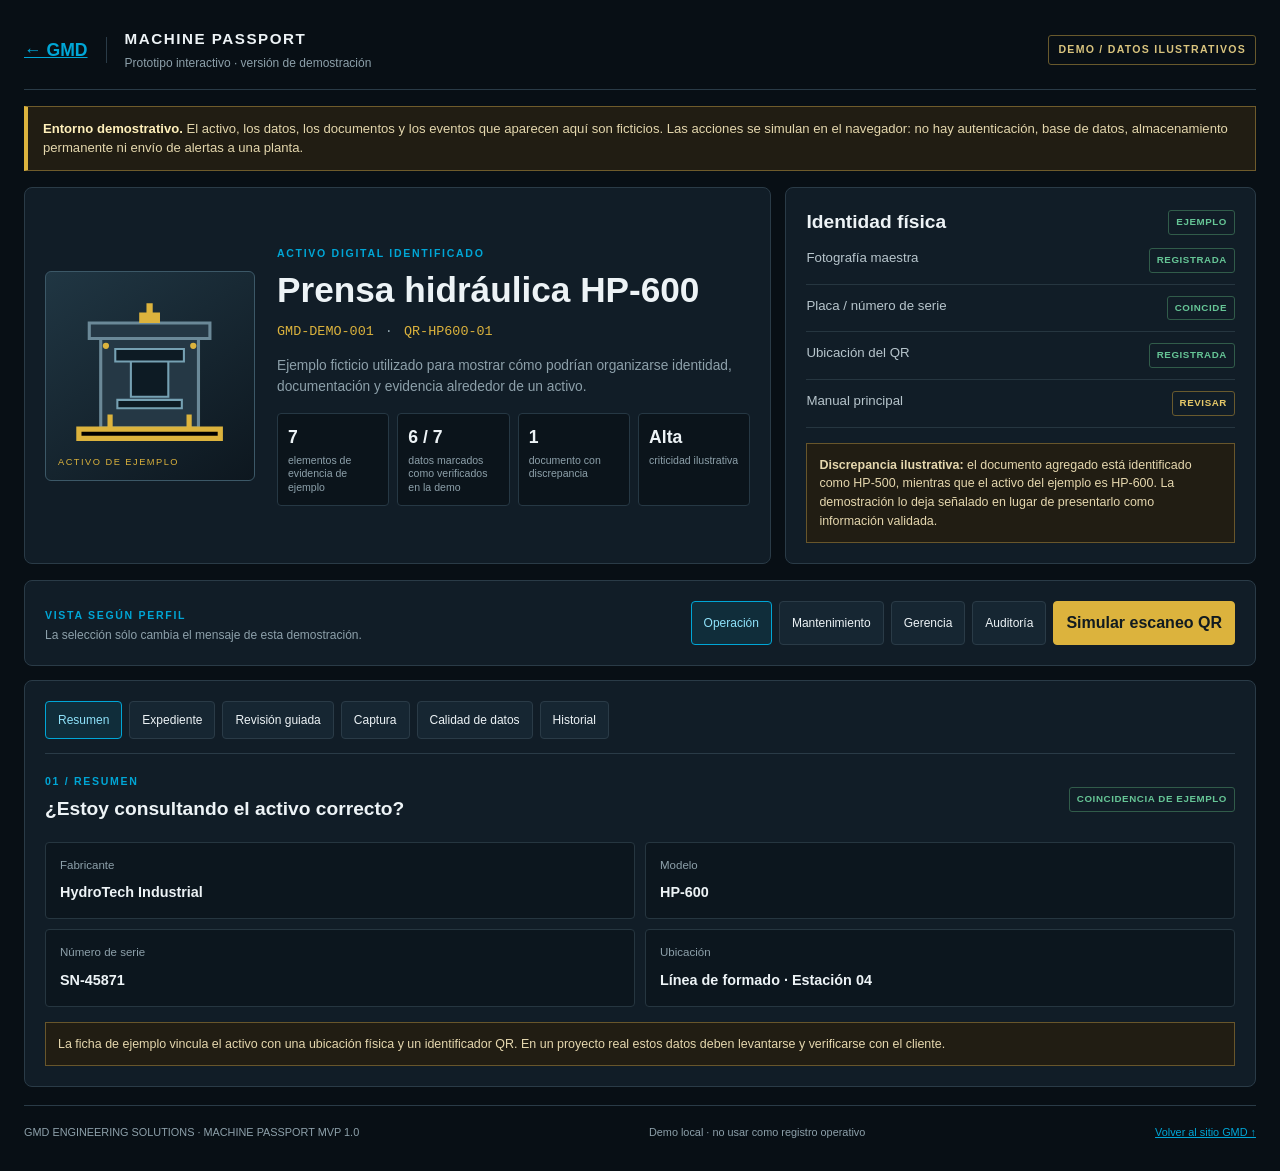
<file: demo/machine-passport/index.html>
<!doctype html>
<html lang="es-MX">
<head>
  <meta charset="utf-8">
  <meta name="viewport" content="width=device-width, initial-scale=1">
  <meta name="theme-color" content="#090f15">
  <title>Machine Passport | Demostración GMD</title>
  <meta name="description" content="Demostración interactiva de la estructura propuesta para GMD Machine Passport. Datos ilustrativos, no productivos.">
  <link rel="stylesheet" href="styles.css">
</head>
<body>
  <div class="demo-shell">
    <header class="demo-header">
      <div class="demo-brand">
        <a href="../../index.html" class="back-link">← GMD</a>
        <div>
          <strong>MACHINE PASSPORT</strong>
          <span>Prototipo interactivo · versión de demostración</span>
        </div>
      </div>
      <span class="demo-state">DEMO / DATOS ILUSTRATIVOS</span>
    </header>

    <div class="demo-warning" role="note">
      <b>Entorno demostrativo.</b> El activo, los datos, los documentos y los eventos que aparecen aquí son ficticios. Las acciones se simulan en el navegador: no hay autenticación, base de datos, almacenamiento permanente ni envío de alertas a una planta.
    </div>

    <main>
      <section class="asset-overview">
        <div class="asset-main panel">
          <div class="machine-illustration" aria-hidden="true">
            <svg viewBox="0 0 180 150" role="img" aria-label="Ilustración de prensa industrial">
              <path d="M32 24h116v15H32zM43 39h94v86H43z" fill="#253845" stroke="#6b8998" stroke-width="3"/>
              <path d="M57 49h66v12H57zM72 61h36v34H72zM59 98h62v8H59z" fill="#0d1b24" stroke="#76a1b3" stroke-width="2"/>
              <path d="M22 126h136v9H22zM52 125V112m76 13v-13" stroke="#dcb33d" stroke-width="5"/>
              <path d="M80 14h20v10H80zM87 14V5h6v9" fill="#dcb33d"/>
              <circle cx="48" cy="46" r="3" fill="#dcb33d"/><circle cx="132" cy="46" r="3" fill="#dcb33d"/>
            </svg>
            <span>ACTIVO DE EJEMPLO</span>
          </div>
          <div class="asset-copy">
            <p class="eyebrow">ACTIVO DIGITAL IDENTIFICADO</p>
            <h1>Prensa hidráulica HP-600</h1>
            <p class="asset-id">GMD-DEMO-001 <span>·</span> QR-HP600-01</p>
            <p class="muted">Ejemplo ficticio utilizado para mostrar cómo podrían organizarse identidad, documentación y evidencia alrededor de un activo.</p>
            <div class="metric-grid">
              <div><b>7</b><span>elementos de evidencia de ejemplo</span></div>
              <div><b>6 / 7</b><span>datos marcados como verificados en la demo</span></div>
              <div><b>1</b><span>documento con discrepancia</span></div>
              <div><b>Alta</b><span>criticidad ilustrativa</span></div>
            </div>
          </div>
        </div>

        <aside class="panel identity-panel">
          <div class="panel-head"><h2>Identidad física</h2><span class="tag ok">EJEMPLO</span></div>
          <div class="data-row"><span>Fotografía maestra</span><b class="tag ok">REGISTRADA</b></div>
          <div class="data-row"><span>Placa / número de serie</span><b class="tag ok">COINCIDE</b></div>
          <div class="data-row"><span>Ubicación del QR</span><b class="tag ok">REGISTRADA</b></div>
          <div class="data-row"><span>Manual principal</span><b class="tag warn">REVISAR</b></div>
          <div class="notice"><b>Discrepancia ilustrativa:</b> el documento agregado está identificado como HP-500, mientras que el activo del ejemplo es HP-600. La demostración lo deja señalado en lugar de presentarlo como información validada.</div>
        </aside>
      </section>

      <section class="role-bar panel" aria-label="Cambiar vista de demostración">
        <div><span class="eyebrow">VISTA SEGÚN PERFIL</span><small>La selección sólo cambia el mensaje de esta demostración.</small></div>
        <div class="role-buttons">
          <button class="role-button is-active" data-role="operador">Operación</button>
          <button class="role-button" data-role="mantenimiento">Mantenimiento</button>
          <button class="role-button" data-role="gerencia">Gerencia</button>
          <button class="role-button" data-role="auditor">Auditoría</button>
          <button class="button button-accent" id="simulate-scan">Simular escaneo QR</button>
        </div>
      </section>

      <section class="panel workspace">
        <div class="tabs" role="tablist" aria-label="Secciones del expediente">
          <button class="tab is-active" role="tab" aria-selected="true" aria-controls="tab-overview" id="tab-button-overview" data-tab="overview">Resumen</button>
          <button class="tab" role="tab" aria-selected="false" aria-controls="tab-passport" id="tab-button-passport" data-tab="passport">Expediente</button>
          <button class="tab" role="tab" aria-selected="false" aria-controls="tab-review" id="tab-button-review" data-tab="review">Revisión guiada</button>
          <button class="tab" role="tab" aria-selected="false" aria-controls="tab-capture" id="tab-button-capture" data-tab="capture">Captura</button>
          <button class="tab" role="tab" aria-selected="false" aria-controls="tab-trust" id="tab-button-trust" data-tab="trust">Calidad de datos</button>
          <button class="tab" role="tab" aria-selected="false" aria-controls="tab-history" id="tab-button-history" data-tab="history">Historial</button>
        </div>

        <div class="tab-panel is-active" id="tab-overview" role="tabpanel" aria-labelledby="tab-button-overview">
          <div class="panel-title"><div><p class="eyebrow">01 / RESUMEN</p><h2>¿Estoy consultando el activo correcto?</h2></div><span class="tag ok">COINCIDENCIA DE EJEMPLO</span></div>
          <div class="detail-grid">
            <div><span>Fabricante</span><b>HydroTech Industrial</b></div>
            <div><span>Modelo</span><b>HP-600</b></div>
            <div><span>Número de serie</span><b>SN-45871</b></div>
            <div><span>Ubicación</span><b>Línea de formado · Estación 04</b></div>
          </div>
          <div class="info-note">La ficha de ejemplo vincula el activo con una ubicación física y un identificador QR. En un proyecto real estos datos deben levantarse y verificarse con el cliente.</div>
        </div>

        <div class="tab-panel" id="tab-passport" role="tabpanel" aria-labelledby="tab-button-passport" hidden>
          <div class="panel-title"><div><p class="eyebrow">02 / EXPEDIENTE</p><h2>Información asociada al activo</h2></div><span class="tag warn">DATOS FICTICIOS</span></div>
          <div class="detail-grid">
            <div><span>Estado de operación</span><b class="text-green">Operativo · ilustrativo</b></div>
            <div><span>Última revisión de ejemplo</span><b>30 ago 2026</b></div>
            <div><span>Documentación crítica</span><b class="text-yellow">1 elemento por revisar</b></div>
            <div><span>Procedimiento</span><b>Referencia disponible en demo</b></div>
          </div>
          <div class="document-list">
            <div><span class="file-mark">PDF</span><p><b>Manual hidráulico</b><small>Documento ficticio · modelo HP-500 · discrepancia identificada</small></p><span class="tag warn">REVISAR</span></div>
            <div><span class="file-mark">DWG</span><p><b>Plano eléctrico</b><small>Referencia de ejemplo · revisión pendiente</small></p><span class="tag warn">PENDIENTE</span></div>
            <div><span class="file-mark">PDF</span><p><b>Ficha técnica</b><small>Datos de demostración de HP-600</small></p><span class="tag ok">REGISTRADA</span></div>
          </div>
        </div>

        <div class="tab-panel" id="tab-review" role="tabpanel" aria-labelledby="tab-button-review" hidden>
          <div class="panel-title"><div><p class="eyebrow">03 / REVISIÓN GUIADA</p><h2>Registrar una observación</h2></div><span class="tag">SIMULACIÓN LOCAL</span></div>
          <p class="muted">La demostración no diagnostica fallas ni sustituye procedimientos autorizados. Sólo ilustra cómo un usuario podría registrar una observación para su revisión.</p>
          <div id="review-start"><button class="button button-accent" id="start-review">Iniciar revisión de ejemplo</button></div>
          <div id="review-flow" class="review-flow" hidden>
            <p class="step-label">¿Qué observas?</p>
            <div class="choice-grid">
              <button class="observation-choice" data-observation="La máquina está encendida pero no inicia.">La máquina está encendida pero no inicia.</button>
              <button class="observation-choice" data-observation="La máquina se detuvo durante operación.">La máquina se detuvo durante operación.</button>
              <button class="observation-choice" data-observation="No hay alarma visible.">No hay alarma visible.</button>
            </div>
            <div class="selected-observation" id="selected-observation" hidden>
              <b>Observación seleccionada</b><p id="observation-text"></p>
              <button class="button button-accent" id="escalate-event">Simular escalamiento</button>
            </div>
          </div>
        </div>

        <div class="tab-panel" id="tab-capture" role="tabpanel" aria-labelledby="tab-button-capture" hidden>
          <div class="panel-title"><div><p class="eyebrow">04 / CAPTURA</p><h2>Origen de la información</h2></div><span class="tag">EJEMPLO DE FIELD CAPTURE</span></div>
          <div class="capture-grid">
            <div><span class="capture-num">01</span><b>Vista general del activo</b><small>Referencia de fotografía maestra</small><span class="tag ok">REGISTRADA</span></div>
            <div><span class="capture-num">02</span><b>Placa y número de serie</b><small>Identificación física</small><span class="tag ok">REGISTRADA</span></div>
            <div><span class="capture-num">03</span><b>Contexto de ubicación</b><small>Línea y estación</small><span class="tag ok">REGISTRADO</span></div>
            <div><span class="capture-num">04</span><b>Ubicación del QR</b><small>Referencia de instalación</small><span class="tag ok">REGISTRADA</span></div>
            <div><span class="capture-num">05</span><b>Datos técnicos</b><small>Campos del activo de ejemplo</small><span class="tag ok">6 / 7</span></div>
            <div><span class="capture-num">06</span><b>Documentos</b><small>Manual de HP-500 detectado</small><span class="tag warn">DISCREPANCIA</span></div>
          </div>
        </div>

        <div class="tab-panel" id="tab-trust" role="tabpanel" aria-labelledby="tab-button-trust" hidden>
          <div class="panel-title"><div><p class="eyebrow">05 / CALIDAD DE DATOS</p><h2>La información no se valida por el solo hecho de cargarla.</h2></div><span class="tag warn">REVISIÓN DE EJEMPLO</span></div>
          <div class="trust-list">
            <div><span>Modelo HP-600</span><b class="tag ok">FUENTE REVISADA</b></div>
            <div><span>Serie SN-45871</span><b class="tag ok">COINCIDENCIA FÍSICA</b></div>
            <div><span>QR-HP600-01</span><b class="tag ok">UBICACIÓN REGISTRADA</b></div>
            <div><span>Manual hidráulico HP-500</span><b class="tag bad">NO COINCIDE</b></div>
            <div><span>Plano eléctrico</span><b class="tag warn">POR REVISAR</b></div>
          </div>
          <div class="info-note">Principio mostrado: conservar la fuente y el estado de revisión de cada dato; no marcar automáticamente como validado un documento que no corresponde al activo.</div>
        </div>

        <div class="tab-panel" id="tab-history" role="tabpanel" aria-labelledby="tab-button-history" hidden>
          <div class="panel-title"><div><p class="eyebrow">06 / HISTORIAL</p><h2>Eventos de la sesión de demostración</h2></div><button class="button button-quiet" id="reset-demo">Reiniciar demo</button></div>
          <ol class="timeline" id="timeline">
            <li><b>Passport de ejemplo creado</b><small>Activo GMD-DEMO-001 · registro ficticio.</small></li>
            <li><b>Identificador QR asociado</b><small>QR-HP600-01 · relación demostrativa.</small></li>
            <li><b>Documento marcado para revisión</b><small>Manual HP-500 no coincide con modelo HP-600.</small></li>
          </ol>
        </div>
      </section>

      <footer class="demo-footer">
        <span>GMD ENGINEERING SOLUTIONS · MACHINE PASSPORT MVP 1.0</span>
        <span>Demo local · no usar como registro operativo</span>
        <a href="../../index.html">Volver al sitio GMD ↑</a>
      </footer>
    </main>
  </div>
  <div class="toast" id="toast" role="status" aria-live="polite"></div>
  <script src="app.js" defer></script>
</body>
</html>
</file>
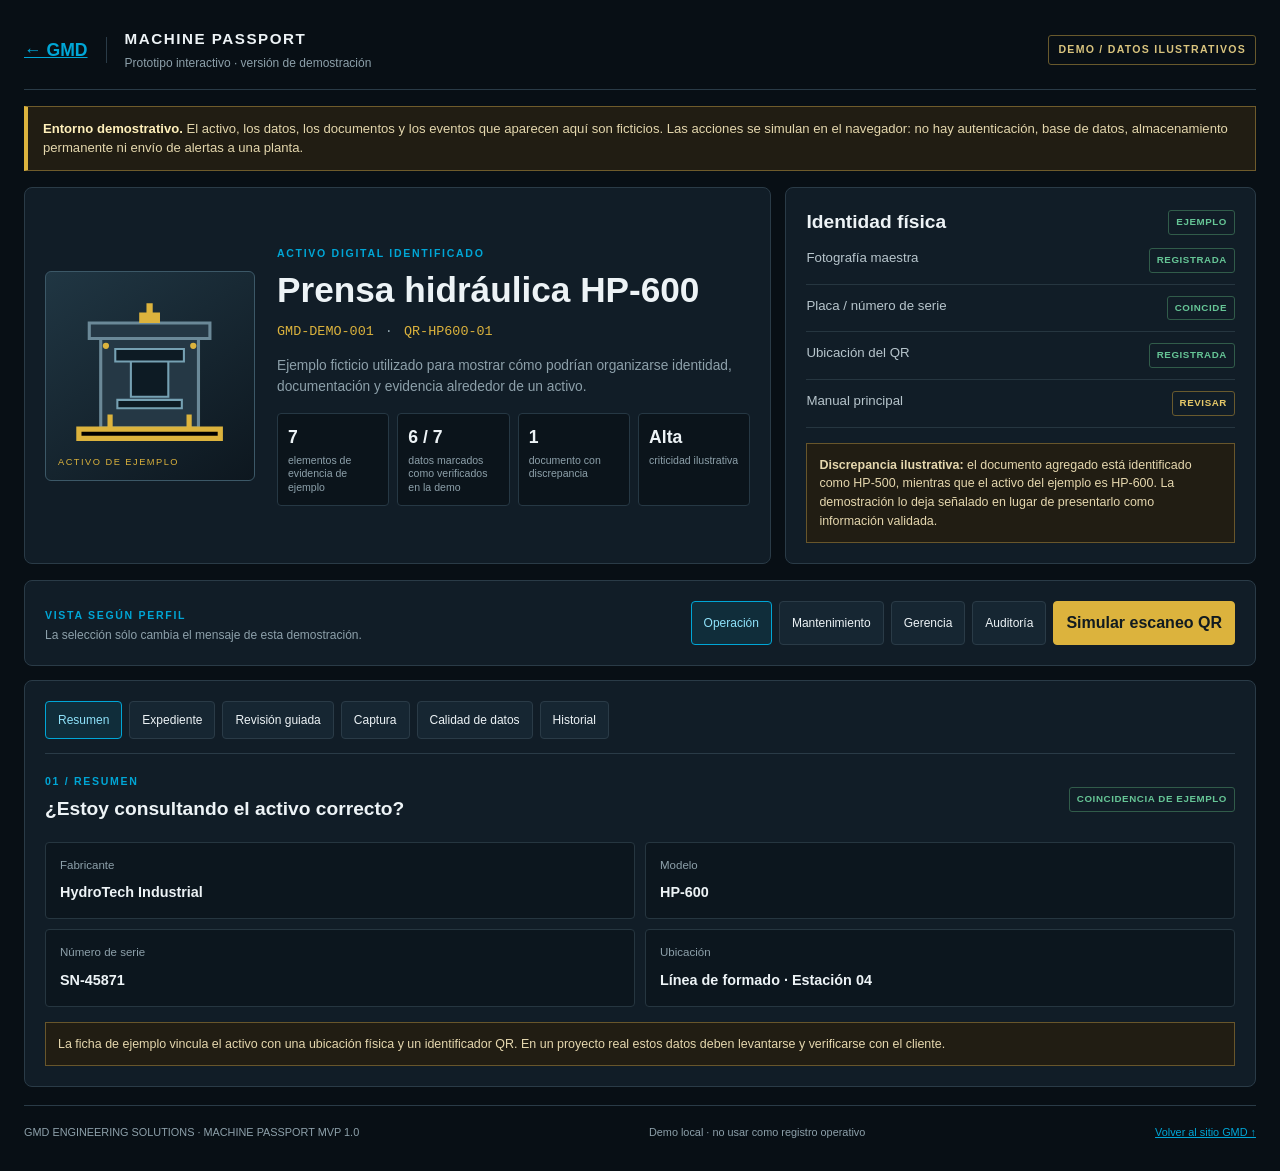
<file: GMD_Machine_Passport_Demo_Standalone.html>
<!doctype html>
<html lang="es-MX">
<head>
  <meta charset="utf-8">
  <meta name="viewport" content="width=device-width, initial-scale=1">
  <meta name="theme-color" content="#090f15">
  <title>Machine Passport | Demostración GMD</title>
  <meta name="description" content="Demostración interactiva de la estructura propuesta para GMD Machine Passport. Datos ilustrativos, no productivos.">
  <style>
:root{--bg:#080f15;--panel:#111d27;--panel2:#162632;--line:#2a3b47;--text:#edf3f6;--muted:#8da0aa;--cyan:#00a6d6;--yellow:#dcb33d;--green:#66c596;--red:#e47d72}
*{box-sizing:border-box}body{margin:0;background:var(--bg);color:var(--text);font-family:Arial,Helvetica,sans-serif;line-height:1.5}.demo-shell{max-width:1440px;margin:auto;padding:20px 24px 30px}.demo-header{display:flex;justify-content:space-between;align-items:center;gap:20px;padding:8px 0 17px;border-bottom:1px solid var(--line)}.demo-brand{display:flex;align-items:center;gap:18px}.back-link{color:var(--cyan);font-weight:800;font-size:1.1rem;border-right:1px solid var(--line);padding-right:18px}.demo-brand strong{display:block;letter-spacing:.1em;font-size:.95rem}.demo-brand span{display:block;color:var(--muted);font-size:.75rem;margin-top:3px}.demo-state{color:#d9c47e;border:1px solid #68592c;border-radius:3px;padding:6px 9px;font-size:.66rem;font-weight:800;letter-spacing:.12em}.demo-warning{margin:16px 0;padding:12px 15px;background:#211d13;border:1px solid #6f5b2b;border-left:4px solid var(--yellow);color:#e4d7ad;font-size:.82rem}.demo-warning b{color:#fff0bb}.asset-overview{display:grid;grid-template-columns:1.35fr .85fr;gap:14px;margin:16px 0}.panel{background:var(--panel);border:1px solid var(--line);border-radius:8px;padding:20px}.asset-main{display:grid;grid-template-columns:210px 1fr;gap:22px;align-items:center}.machine-illustration{height:210px;background:linear-gradient(145deg,#203643,#0d171f);border:1px solid #3c5867;border-radius:6px;display:flex;justify-content:center;align-items:center;position:relative}.machine-illustration svg{width:90%;max-height:170px}.machine-illustration span{position:absolute;bottom:10px;left:12px;color:var(--yellow);font-size:.58rem;letter-spacing:.16em}.eyebrow{margin:0 0 9px;color:var(--cyan);font-size:.66rem;font-weight:800;letter-spacing:.16em}.asset-copy h1{margin:0;font-size:clamp(1.6rem,3vw,2.2rem);line-height:1.08}.asset-id{color:var(--yellow);font-family:monospace;font-size:.84rem}.asset-id span{color:var(--muted);padding:0 3px}.muted{color:var(--muted);font-size:.86rem}.metric-grid{display:grid;grid-template-columns:repeat(4,1fr);gap:8px;margin-top:16px}.metric-grid div{background:#0b141b;border:1px solid #263844;padding:10px;border-radius:4px}.metric-grid b{display:block;font-size:1.1rem}.metric-grid span{display:block;color:var(--muted);font-size:.66rem;line-height:1.3;margin-top:3px}.panel-head,.panel-title{display:flex;justify-content:space-between;align-items:center;gap:14px}.panel-head h2,.panel-title h2{font-size:1.2rem;margin:0}.data-row{display:flex;justify-content:space-between;gap:12px;padding:11px 0;border-bottom:1px solid #263640;font-size:.83rem}.data-row span{color:#b7c5cc}.tag{display:inline-flex;align-items:center;padding:4px 7px;border:1px solid #435661;border-radius:3px;font-size:.61rem;letter-spacing:.06em;font-weight:800;white-space:nowrap}.tag.ok{color:var(--green);border-color:#315c4a}.tag.warn{color:#e6c969;border-color:#695a2e}.tag.bad{color:#f1958b;border-color:#703d39}.notice,.info-note{margin-top:15px;padding:12px;background:#211d13;border:1px solid #68562b;color:#e5d7ae;font-size:.78rem}.role-bar{display:flex;justify-content:space-between;align-items:center;gap:20px;margin:14px 0}.role-bar small{display:block;color:var(--muted);font-size:.75rem}.role-buttons{display:flex;gap:7px;flex-wrap:wrap}.button,.role-button,.tab,.observation-choice{font:inherit;color:var(--text);background:var(--panel2);border:1px solid var(--line);border-radius:4px;padding:9px 12px;cursor:pointer}.button:hover,.role-button:hover,.tab:hover,.observation-choice:hover{border-color:var(--cyan)}.button-accent{background:var(--yellow);border-color:var(--yellow);color:#111b20;font-weight:800}.button-quiet{font-size:.76rem;color:var(--muted)}.role-button{font-size:.75rem}.role-button.is-active,.tab.is-active{border-color:var(--cyan);color:#8fe2fa;background:#102d3a}.workspace{margin-top:14px}.tabs{display:flex;gap:7px;overflow-x:auto;border-bottom:1px solid var(--line);padding-bottom:14px;margin-bottom:20px}.tab{white-space:nowrap;font-size:.75rem}.tab-panel{display:none;min-height:230px}.tab-panel.is-active{display:block}.tab-panel[hidden]{display:none}.panel-title{margin-bottom:18px}.panel-title .eyebrow{margin-bottom:5px}.detail-grid{display:grid;grid-template-columns:repeat(2,1fr);gap:10px}.detail-grid div{background:#0c161e;border:1px solid #263640;border-radius:4px;padding:14px}.detail-grid span{display:block;color:var(--muted);font-size:.72rem;margin-bottom:6px}.detail-grid b{font-size:.9rem}.text-green{color:var(--green)}.text-yellow{color:#e6c969}.document-list{display:grid;gap:8px;margin-top:16px}.document-list>div{display:flex;align-items:center;gap:12px;border-bottom:1px solid var(--line);padding:10px 0}.file-mark{display:grid;place-items:center;width:38px;height:38px;background:#243744;color:var(--cyan);font-size:.65rem;font-weight:900}.document-list p{margin:0;flex:1}.document-list small{display:block;color:var(--muted);font-size:.72rem}.review-flow{margin-top:16px}.step-label{font-weight:800}.choice-grid{display:grid;grid-template-columns:repeat(3,1fr);gap:8px}.observation-choice{text-align:left;font-size:.84rem;min-height:64px}.selected-observation{margin-top:14px;padding:15px;background:#0b171f;border:1px solid var(--line)}.selected-observation p{color:#bdcbd1}.capture-grid{display:grid;grid-template-columns:repeat(3,1fr);gap:10px}.capture-grid>div{display:grid;gap:7px;background:#0c161e;border:1px solid #263640;padding:14px;border-radius:4px}.capture-num{color:var(--cyan);font-size:.7rem;font-weight:800}.capture-grid b{font-size:.86rem}.capture-grid small{color:var(--muted);font-size:.72rem}.capture-grid .tag{width:max-content}.trust-list{border-top:1px solid var(--line)}.trust-list>div{display:flex;justify-content:space-between;align-items:center;gap:15px;padding:13px 3px;border-bottom:1px solid var(--line);font-size:.85rem}.timeline{margin:0;padding:0 0 0 22px;border-left:2px solid #35505e;list-style:none}.timeline li{position:relative;padding:0 0 18px 6px}.timeline li::before{content:"";position:absolute;left:-29px;top:4px;width:10px;height:10px;border-radius:50%;background:var(--cyan)}.timeline small{display:block;color:var(--muted);font-size:.74rem}.demo-footer{display:flex;justify-content:space-between;gap:15px;flex-wrap:wrap;border-top:1px solid var(--line);padding-top:18px;margin-top:18px;color:var(--muted);font-size:.68rem}.demo-footer a{color:var(--cyan)}.toast{position:fixed;right:22px;bottom:22px;max-width:min(380px,calc(100vw - 44px));padding:12px 16px;background:#18303d;border:1px solid #36748b;color:#e8f8fc;border-radius:5px;box-shadow:0 12px 40px rgba(0,0,0,.4);opacity:0;transform:translateY(8px);transition:opacity .2s,transform .2s;pointer-events:none;font-size:.83rem}.toast.is-visible{opacity:1;transform:translateY(0)}
@media(max-width:980px){.asset-overview{grid-template-columns:1fr}.role-bar{align-items:flex-start;flex-direction:column}.asset-main{grid-template-columns:170px 1fr}.metric-grid{grid-template-columns:repeat(2,1fr)}}
@media(max-width:640px){.demo-shell{padding:14px 12px 22px}.demo-header{align-items:flex-start;flex-direction:column}.demo-state{align-self:flex-start}.asset-main{grid-template-columns:1fr}.machine-illustration{height:145px}.metric-grid{grid-template-columns:repeat(2,1fr)}.detail-grid,.capture-grid,.choice-grid{grid-template-columns:1fr}.panel{padding:15px}.panel-title{align-items:flex-start;flex-direction:column}.document-list>div{align-items:flex-start;flex-wrap:wrap}.document-list p{min-width:180px}.trust-list>div{align-items:flex-start;flex-direction:column}.demo-footer{flex-direction:column}}

</style>
</head>
<body>
  <div class="demo-shell">
    <header class="demo-header">
      <div class="demo-brand">
        <a href="GMD_V2_PREVIEW.html" class="back-link">← GMD</a>
        <div>
          <strong>MACHINE PASSPORT</strong>
          <span>Prototipo interactivo · versión de demostración</span>
        </div>
      </div>
      <span class="demo-state">DEMO / DATOS ILUSTRATIVOS</span>
    </header>

    <div class="demo-warning" role="note">
      <b>Entorno demostrativo.</b> El activo, los datos, los documentos y los eventos que aparecen aquí son ficticios. Las acciones se simulan en el navegador: no hay autenticación, base de datos, almacenamiento permanente ni envío de alertas a una planta.
    </div>

    <main>
      <section class="asset-overview">
        <div class="asset-main panel">
          <div class="machine-illustration" aria-hidden="true">
            <svg viewBox="0 0 180 150" role="img" aria-label="Ilustración de prensa industrial">
              <path d="M32 24h116v15H32zM43 39h94v86H43z" fill="#253845" stroke="#6b8998" stroke-width="3"/>
              <path d="M57 49h66v12H57zM72 61h36v34H72zM59 98h62v8H59z" fill="#0d1b24" stroke="#76a1b3" stroke-width="2"/>
              <path d="M22 126h136v9H22zM52 125V112m76 13v-13" stroke="#dcb33d" stroke-width="5"/>
              <path d="M80 14h20v10H80zM87 14V5h6v9" fill="#dcb33d"/>
              <circle cx="48" cy="46" r="3" fill="#dcb33d"/><circle cx="132" cy="46" r="3" fill="#dcb33d"/>
            </svg>
            <span>ACTIVO DE EJEMPLO</span>
          </div>
          <div class="asset-copy">
            <p class="eyebrow">ACTIVO DIGITAL IDENTIFICADO</p>
            <h1>Prensa hidráulica HP-600</h1>
            <p class="asset-id">GMD-DEMO-001 <span>·</span> QR-HP600-01</p>
            <p class="muted">Ejemplo ficticio utilizado para mostrar cómo podrían organizarse identidad, documentación y evidencia alrededor de un activo.</p>
            <div class="metric-grid">
              <div><b>7</b><span>elementos de evidencia de ejemplo</span></div>
              <div><b>6 / 7</b><span>datos marcados como verificados en la demo</span></div>
              <div><b>1</b><span>documento con discrepancia</span></div>
              <div><b>Alta</b><span>criticidad ilustrativa</span></div>
            </div>
          </div>
        </div>

        <aside class="panel identity-panel">
          <div class="panel-head"><h2>Identidad física</h2><span class="tag ok">EJEMPLO</span></div>
          <div class="data-row"><span>Fotografía maestra</span><b class="tag ok">REGISTRADA</b></div>
          <div class="data-row"><span>Placa / número de serie</span><b class="tag ok">COINCIDE</b></div>
          <div class="data-row"><span>Ubicación del QR</span><b class="tag ok">REGISTRADA</b></div>
          <div class="data-row"><span>Manual principal</span><b class="tag warn">REVISAR</b></div>
          <div class="notice"><b>Discrepancia ilustrativa:</b> el documento agregado está identificado como HP-500, mientras que el activo del ejemplo es HP-600. La demostración lo deja señalado en lugar de presentarlo como información validada.</div>
        </aside>
      </section>

      <section class="role-bar panel" aria-label="Cambiar vista de demostración">
        <div><span class="eyebrow">VISTA SEGÚN PERFIL</span><small>La selección sólo cambia el mensaje de esta demostración.</small></div>
        <div class="role-buttons">
          <button class="role-button is-active" data-role="operador">Operación</button>
          <button class="role-button" data-role="mantenimiento">Mantenimiento</button>
          <button class="role-button" data-role="gerencia">Gerencia</button>
          <button class="role-button" data-role="auditor">Auditoría</button>
          <button class="button button-accent" id="simulate-scan">Simular escaneo QR</button>
        </div>
      </section>

      <section class="panel workspace">
        <div class="tabs" role="tablist" aria-label="Secciones del expediente">
          <button class="tab is-active" role="tab" aria-selected="true" aria-controls="tab-overview" id="tab-button-overview" data-tab="overview">Resumen</button>
          <button class="tab" role="tab" aria-selected="false" aria-controls="tab-passport" id="tab-button-passport" data-tab="passport">Expediente</button>
          <button class="tab" role="tab" aria-selected="false" aria-controls="tab-review" id="tab-button-review" data-tab="review">Revisión guiada</button>
          <button class="tab" role="tab" aria-selected="false" aria-controls="tab-capture" id="tab-button-capture" data-tab="capture">Captura</button>
          <button class="tab" role="tab" aria-selected="false" aria-controls="tab-trust" id="tab-button-trust" data-tab="trust">Calidad de datos</button>
          <button class="tab" role="tab" aria-selected="false" aria-controls="tab-history" id="tab-button-history" data-tab="history">Historial</button>
        </div>

        <div class="tab-panel is-active" id="tab-overview" role="tabpanel" aria-labelledby="tab-button-overview">
          <div class="panel-title"><div><p class="eyebrow">01 / RESUMEN</p><h2>¿Estoy consultando el activo correcto?</h2></div><span class="tag ok">COINCIDENCIA DE EJEMPLO</span></div>
          <div class="detail-grid">
            <div><span>Fabricante</span><b>HydroTech Industrial</b></div>
            <div><span>Modelo</span><b>HP-600</b></div>
            <div><span>Número de serie</span><b>SN-45871</b></div>
            <div><span>Ubicación</span><b>Línea de formado · Estación 04</b></div>
          </div>
          <div class="info-note">La ficha de ejemplo vincula el activo con una ubicación física y un identificador QR. En un proyecto real estos datos deben levantarse y verificarse con el cliente.</div>
        </div>

        <div class="tab-panel" id="tab-passport" role="tabpanel" aria-labelledby="tab-button-passport" hidden>
          <div class="panel-title"><div><p class="eyebrow">02 / EXPEDIENTE</p><h2>Información asociada al activo</h2></div><span class="tag warn">DATOS FICTICIOS</span></div>
          <div class="detail-grid">
            <div><span>Estado de operación</span><b class="text-green">Operativo · ilustrativo</b></div>
            <div><span>Última revisión de ejemplo</span><b>30 ago 2026</b></div>
            <div><span>Documentación crítica</span><b class="text-yellow">1 elemento por revisar</b></div>
            <div><span>Procedimiento</span><b>Referencia disponible en demo</b></div>
          </div>
          <div class="document-list">
            <div><span class="file-mark">PDF</span><p><b>Manual hidráulico</b><small>Documento ficticio · modelo HP-500 · discrepancia identificada</small></p><span class="tag warn">REVISAR</span></div>
            <div><span class="file-mark">DWG</span><p><b>Plano eléctrico</b><small>Referencia de ejemplo · revisión pendiente</small></p><span class="tag warn">PENDIENTE</span></div>
            <div><span class="file-mark">PDF</span><p><b>Ficha técnica</b><small>Datos de demostración de HP-600</small></p><span class="tag ok">REGISTRADA</span></div>
          </div>
        </div>

        <div class="tab-panel" id="tab-review" role="tabpanel" aria-labelledby="tab-button-review" hidden>
          <div class="panel-title"><div><p class="eyebrow">03 / REVISIÓN GUIADA</p><h2>Registrar una observación</h2></div><span class="tag">SIMULACIÓN LOCAL</span></div>
          <p class="muted">La demostración no diagnostica fallas ni sustituye procedimientos autorizados. Sólo ilustra cómo un usuario podría registrar una observación para su revisión.</p>
          <div id="review-start"><button class="button button-accent" id="start-review">Iniciar revisión de ejemplo</button></div>
          <div id="review-flow" class="review-flow" hidden>
            <p class="step-label">¿Qué observas?</p>
            <div class="choice-grid">
              <button class="observation-choice" data-observation="La máquina está encendida pero no inicia.">La máquina está encendida pero no inicia.</button>
              <button class="observation-choice" data-observation="La máquina se detuvo durante operación.">La máquina se detuvo durante operación.</button>
              <button class="observation-choice" data-observation="No hay alarma visible.">No hay alarma visible.</button>
            </div>
            <div class="selected-observation" id="selected-observation" hidden>
              <b>Observación seleccionada</b><p id="observation-text"></p>
              <button class="button button-accent" id="escalate-event">Simular escalamiento</button>
            </div>
          </div>
        </div>

        <div class="tab-panel" id="tab-capture" role="tabpanel" aria-labelledby="tab-button-capture" hidden>
          <div class="panel-title"><div><p class="eyebrow">04 / CAPTURA</p><h2>Origen de la información</h2></div><span class="tag">EJEMPLO DE FIELD CAPTURE</span></div>
          <div class="capture-grid">
            <div><span class="capture-num">01</span><b>Vista general del activo</b><small>Referencia de fotografía maestra</small><span class="tag ok">REGISTRADA</span></div>
            <div><span class="capture-num">02</span><b>Placa y número de serie</b><small>Identificación física</small><span class="tag ok">REGISTRADA</span></div>
            <div><span class="capture-num">03</span><b>Contexto de ubicación</b><small>Línea y estación</small><span class="tag ok">REGISTRADO</span></div>
            <div><span class="capture-num">04</span><b>Ubicación del QR</b><small>Referencia de instalación</small><span class="tag ok">REGISTRADA</span></div>
            <div><span class="capture-num">05</span><b>Datos técnicos</b><small>Campos del activo de ejemplo</small><span class="tag ok">6 / 7</span></div>
            <div><span class="capture-num">06</span><b>Documentos</b><small>Manual de HP-500 detectado</small><span class="tag warn">DISCREPANCIA</span></div>
          </div>
        </div>

        <div class="tab-panel" id="tab-trust" role="tabpanel" aria-labelledby="tab-button-trust" hidden>
          <div class="panel-title"><div><p class="eyebrow">05 / CALIDAD DE DATOS</p><h2>La información no se valida por el solo hecho de cargarla.</h2></div><span class="tag warn">REVISIÓN DE EJEMPLO</span></div>
          <div class="trust-list">
            <div><span>Modelo HP-600</span><b class="tag ok">FUENTE REVISADA</b></div>
            <div><span>Serie SN-45871</span><b class="tag ok">COINCIDENCIA FÍSICA</b></div>
            <div><span>QR-HP600-01</span><b class="tag ok">UBICACIÓN REGISTRADA</b></div>
            <div><span>Manual hidráulico HP-500</span><b class="tag bad">NO COINCIDE</b></div>
            <div><span>Plano eléctrico</span><b class="tag warn">POR REVISAR</b></div>
          </div>
          <div class="info-note">Principio mostrado: conservar la fuente y el estado de revisión de cada dato; no marcar automáticamente como validado un documento que no corresponde al activo.</div>
        </div>

        <div class="tab-panel" id="tab-history" role="tabpanel" aria-labelledby="tab-button-history" hidden>
          <div class="panel-title"><div><p class="eyebrow">06 / HISTORIAL</p><h2>Eventos de la sesión de demostración</h2></div><button class="button button-quiet" id="reset-demo">Reiniciar demo</button></div>
          <ol class="timeline" id="timeline">
            <li><b>Passport de ejemplo creado</b><small>Activo GMD-DEMO-001 · registro ficticio.</small></li>
            <li><b>Identificador QR asociado</b><small>QR-HP600-01 · relación demostrativa.</small></li>
            <li><b>Documento marcado para revisión</b><small>Manual HP-500 no coincide con modelo HP-600.</small></li>
          </ol>
        </div>
      </section>

      <footer class="demo-footer">
        <span>GMD ENGINEERING SOLUTIONS · MACHINE PASSPORT MVP 1.0</span>
        <span>Demo local · no usar como registro operativo</span>
        <a href="GMD_V2_PREVIEW.html">Volver al sitio GMD ↑</a>
      </footer>
    </main>
  </div>
  <div class="toast" id="toast" role="status" aria-live="polite"></div>
  <script>
(() => {
  const $ = (selector, scope = document) => scope.querySelector(selector);
  const $$ = (selector, scope = document) => [...scope.querySelectorAll(selector)];
  const toast = $('#toast');
  let toastTimer = null;
  let hasStartedReview = false;

  function notify(message) {
    if (!toast) return;
    toast.textContent = message;
    toast.classList.add('is-visible');
    window.clearTimeout(toastTimer);
    toastTimer = window.setTimeout(() => toast.classList.remove('is-visible'), 3200);
  }

  function addHistory(title, detail) {
    const timeline = $('#timeline');
    if (!timeline) return;
    const item = document.createElement('li');
    const heading = document.createElement('b');
    const note = document.createElement('small');
    heading.textContent = title;
    note.textContent = detail;
    item.append(heading, note);
    timeline.append(item);
  }

  // Tabs are local navigation only; no data is read from a server.
  $$('.tab').forEach((button) => {
    button.addEventListener('click', () => {
      const target = button.dataset.tab;
      $$('.tab').forEach((item) => {
        const active = item === button;
        item.classList.toggle('is-active', active);
        item.setAttribute('aria-selected', String(active));
      });
      $$('.tab-panel').forEach((panel) => {
        const active = panel.id === `tab-${target}`;
        panel.classList.toggle('is-active', active);
        panel.hidden = !active;
      });
    });
  });

  // Role selection only changes the explanatory text; it is not access control.
  const roleMessages = {
    operador: 'Vista de ejemplo: información contextual del activo y opciones de observación.',
    mantenimiento: 'Vista de ejemplo: antecedentes, documentos pendientes y contexto de una observación.',
    gerencia: 'Vista de ejemplo: estado general, brechas identificadas y prioridades por atender.',
    auditor: 'Vista de ejemplo: fuente, evidencia y estado de revisión de los datos asociados.'
  };
  $$('.role-button[data-role]').forEach((button) => {
    button.addEventListener('click', () => {
      $$('.role-button[data-role]').forEach((item) => item.classList.toggle('is-active', item === button));
      notify(roleMessages[button.dataset.role] || 'Vista de demostración seleccionada.');
    });
  });

  $('#simulate-scan')?.addEventListener('click', () => {
    notify('Simulación: QR-HP600-01 vinculado al activo GMD-DEMO-001. No se abrió la cámara del dispositivo.');
    addHistory('Escaneo QR simulado', 'QR-HP600-01 · acción local de demostración.');
  });

  $('#start-review')?.addEventListener('click', () => {
    hasStartedReview = true;
    $('#review-start').hidden = true;
    $('#review-flow').hidden = false;
    addHistory('Revisión iniciada (demo)', 'Se abrió un flujo de captura ilustrativo en este navegador.');
  });

  $$('.observation-choice').forEach((button) => {
    button.addEventListener('click', () => {
      $('#selected-observation').hidden = false;
      $('#observation-text').textContent = button.dataset.observation || '';
      addHistory('Observación seleccionada (demo)', button.dataset.observation || '');
    });
  });

  $('#escalate-event')?.addEventListener('click', () => {
    addHistory('Escalamiento simulado', 'La observación se muestra como antecedente de mantenimiento; no se envió ninguna notificación.');
    notify('Simulación local: la observación quedó agregada al historial visible de esta sesión.');
  });

  $('#reset-demo')?.addEventListener('click', () => {
    window.location.reload();
  });
})();

</script>
</body>
</html>
</file>
<file: css/tokens.css>
:root {
  --gmd-bg: #0a1118;
  --gmd-bg-soft: #101b25;
  --gmd-panel: #14222d;
  --gmd-panel-2: #1b2c38;
  --gmd-white: #f5f8fa;
  --gmd-paper: #f0f3f4;
  --gmd-paper-alt: #e6ecef;
  --gmd-ink: #101a22;
  --gmd-text: #dce5e9;
  --gmd-muted: #95a5ae;
  --gmd-dark-muted: #596b76;
  --gmd-line: rgba(210, 226, 234, .13);
  --gmd-line-dark: rgba(16, 26, 34, .14);
  --gmd-cyan: #00a6d6;
  --gmd-cyan-light: #55c5e7;
  --gmd-yellow: #dcb33d;
  --gmd-yellow-soft: #f4df9e;
  --gmd-green: #4cae86;
  --gmd-red: #d56a5e;

  --font-body: 'Barlow', 'Segoe UI', Arial, sans-serif;
  --font-display: 'Barlow Condensed', 'Arial Narrow', Arial, sans-serif;
  --container: 1180px;
  --radius: 8px;
  --radius-lg: 16px;
  --shadow: 0 24px 60px rgba(0, 0, 0, .28);
  --nav-height: 82px;
}
</file>
<file: css/base.css>
*, *::before, *::after { box-sizing: border-box; }
html { scroll-behavior: smooth; scroll-padding-top: calc(var(--nav-height) + 20px); }
body { margin: 0; background: var(--gmd-bg); color: var(--gmd-white); font-family: var(--font-body); line-height: 1.55; -webkit-font-smoothing: antialiased; }
img { display: block; max-width: 100%; }
a { color: inherit; text-decoration: none; }
button { font: inherit; }
.container { width: min(var(--container), calc(100% - 48px)); margin-inline: auto; }
.section { padding: 104px 0; position: relative; }
.section-dark { background: var(--gmd-bg); color: var(--gmd-white); }
.section-ink { background: #0d1720; color: var(--gmd-white); }
.section-light { background: var(--gmd-paper); color: var(--gmd-ink); }
.section-muted { background: var(--gmd-paper-alt); color: var(--gmd-ink); }
.section-blueprint { background: #dfe8eb; color: var(--gmd-ink); position: relative; overflow: hidden; }
.section-blueprint::before { content: ""; position: absolute; inset: 0; opacity: .24; pointer-events: none; background-image: linear-gradient(rgba(28, 70, 91, .15) 1px, transparent 1px), linear-gradient(90deg, rgba(28, 70, 91, .15) 1px, transparent 1px); background-size: 34px 34px; }
.section-contact { background: #0c1720; color: var(--gmd-white); }
.skip-link { position: absolute; left: 12px; top: -60px; z-index: 1000; background: var(--gmd-cyan); color: #071018; padding: 10px 14px; border-radius: 4px; font-weight: 700; }
.skip-link:focus { top: 12px; }
:focus-visible { outline: 3px solid var(--gmd-yellow); outline-offset: 3px; }
::selection { background: rgba(0, 166, 214, .32); color: white; }
@media (max-width: 760px) { .section { padding: 76px 0; } .container { width: min(var(--container), calc(100% - 34px)); } }
@media (prefers-reduced-motion: reduce) { html { scroll-behavior: auto; } *, *::before, *::after { animation-duration: .01ms !important; transition-duration: .01ms !important; } }
</file>
<file: css/components.css>
.site-header { height: var(--nav-height); background: rgba(8, 15, 21, .94); border-bottom: 1px solid var(--gmd-line); position: sticky; top: 0; z-index: 100; backdrop-filter: blur(16px); }
.header-inner { display: flex; align-items: center; justify-content: space-between; height: 100%; }
.brand { display: inline-flex; align-items: center; width: 100px; height: 72px; overflow: hidden; }
.brand img { width: 94px; height: auto; max-height: 72px; object-fit: contain; }
.primary-nav { display: flex; gap: clamp(18px, 2.3vw, 34px); align-items: center; }
.primary-nav a { color: #bdcbd1; font-size: .9rem; font-weight: 600; transition: color .2s ease; }
.primary-nav a:hover { color: var(--gmd-cyan-light); }
.primary-nav .nav-contact { color: var(--gmd-bg); background: var(--gmd-cyan); padding: 10px 16px; border-radius: 4px; }
.primary-nav .nav-contact:hover { background: #40c5e9; color: var(--gmd-bg); }
.menu-toggle { display: none; border: 1px solid var(--gmd-line); background: transparent; width: 46px; height: 42px; border-radius: 4px; padding: 10px; }
.menu-toggle span { display: block; height: 2px; margin: 5px 0; background: var(--gmd-white); transition: transform .2s, opacity .2s; }
.eyebrow { display: flex; align-items: center; gap: 10px; margin: 0 0 20px; color: var(--gmd-cyan-light); font: 700 .7rem var(--font-display); letter-spacing: .18em; text-transform: uppercase; }
.eyebrow-line { width: 32px; height: 1px; background: var(--gmd-yellow); display: inline-block; }
.eyebrow-dark { color: #087c9c; }
.section-heading { max-width: 740px; margin-bottom: 48px; }
.section-heading-split { max-width: none; display: grid; grid-template-columns: 1fr minmax(260px, 440px); gap: 50px; align-items: end; }
.section-heading h2, .founder-copy h2, .contact-copy h2, .evidence-intro h2 { margin: 0; font: 800 clamp(2.6rem, 5vw, 4.2rem)/.98 var(--font-display); letter-spacing: -.015em; }
.section-heading h2 span { color: var(--gmd-cyan-light); }
.section-light .section-heading h2 span, .section-muted .section-heading h2 span { color: #087f9f; }
.section-intro { margin: 0; max-width: 500px; color: var(--gmd-dark-muted); font-size: 1.08rem; line-height: 1.7; }
.section-ink .section-intro { color: #9babb4; }
.button { min-height: 48px; display: inline-flex; align-items: center; justify-content: center; gap: 14px; padding: 12px 19px; border-radius: 4px; font: 700 .92rem var(--font-body); transition: transform .18s ease, background .18s ease, border-color .18s ease; }
.button:hover { transform: translateY(-2px); }
.button-primary { background: var(--gmd-cyan); color: #07131a; border: 1px solid var(--gmd-cyan); }
.button-primary:hover { background: #42c5e7; border-color: #42c5e7; }
.button-outline { border: 1px solid rgba(229, 239, 244, .42); color: var(--gmd-white); }
.button-outline:hover { border-color: var(--gmd-cyan-light); color: var(--gmd-cyan-light); }
.button-dark { background: #0d1b25; border: 1px solid #0d1b25; color: white; }
.button-dark:hover { background: #173344; border-color: #173344; }
.text-link { display: inline-flex; gap: 8px; align-items: center; color: #077c9d; font-size: .88rem; font-weight: 700; }
.text-link:hover { color: #00a6d6; }
.text-link-dark { color: #173f50; }
html.js .reveal { opacity: 0; transform: translateY(18px); transition: opacity .65s ease, transform .65s ease; }
html.js .reveal.is-visible { opacity: 1; transform: translateY(0); }
.reveal-delay { transition-delay: .12s; }
.reveal-delay-1 { transition-delay: .08s; }
.reveal-delay-2 { transition-delay: .16s; }
.status-pill { display: inline-flex; align-items: center; width: fit-content; padding: 5px 8px; border-radius: 3px; font: 700 .65rem var(--font-display); letter-spacing: .1em; }
.status-demo { color: #83d7ed; border: 1px solid rgba(0, 166, 214, .45); background: rgba(0, 166, 214, .09); }
.status-tool { color: #e5cc7d; border: 1px solid rgba(220, 179, 61, .4); background: rgba(220, 179, 61, .08); }
.status-method { color: #b7c8d1; border: 1px solid rgba(180, 201, 211, .25); background: rgba(180, 201, 211, .07); }
@media (max-width: 860px) {
  .menu-toggle { display: block; }
  .primary-nav { display: none; position: absolute; top: var(--nav-height); left: 0; right: 0; padding: 18px 24px 24px; background: #0a1118; border-bottom: 1px solid var(--gmd-line); flex-direction: column; align-items: stretch; gap: 0; }
  .primary-nav.is-open { display: flex; }
  .primary-nav a { padding: 13px 4px; border-bottom: 1px solid var(--gmd-line); }
  .primary-nav .nav-contact { margin-top: 12px; text-align: center; border: 0; }
  .section-heading-split { grid-template-columns: 1fr; gap: 22px; }
}
</file>
<file: css/sections.css>
/* HERO */
.hero { min-height: 680px; padding: 84px 0 30px; position: relative; overflow: hidden; }
.hero-grid-lines { position: absolute; inset: 0; pointer-events: none; opacity: .22; background-image: linear-gradient(rgba(80, 130, 151, .12) 1px, transparent 1px), linear-gradient(90deg, rgba(80, 130, 151, .12) 1px, transparent 1px); background-size: 58px 58px; mask-image: linear-gradient(90deg, black, transparent 90%); }
.hero-layout { position: relative; z-index: 1; display: grid; grid-template-columns: minmax(0, 1.12fr) minmax(350px, .88fr); align-items: center; gap: clamp(38px, 6vw, 92px); }
.hero-copy h1 { max-width: 760px; margin: 0 0 22px; font: 800 clamp(3.1rem, 5.5vw, 5.3rem)/.96 var(--font-display); letter-spacing: -.02em; }
.hero-copy h1 span { color: var(--gmd-cyan-light); }
.hero-lead { max-width: 660px; margin: 0; color: #b2c0c7; font-size: clamp(1.05rem, 1.4vw, 1.22rem); line-height: 1.65; }
.hero-actions { display: flex; gap: 12px; flex-wrap: wrap; margin: 30px 0 34px; }
.hero-facts { display: flex; gap: 34px; flex-wrap: wrap; border-top: 1px solid var(--gmd-line); padding-top: 20px; }
.hero-facts div { max-width: 225px; display: grid; gap: 3px; }
.hero-facts strong { color: var(--gmd-white); font: 700 1.3rem var(--font-display); }
.hero-facts span { color: #8497a2; font-size: .8rem; line-height: 1.4; }
.hero-visual { margin: 0; min-width: 0; position: relative; }
.visual-frame { position: relative; border: 1px solid rgba(0, 166, 214, .42); border-radius: 8px; overflow: hidden; box-shadow: var(--shadow); background: #101a22; }
.visual-frame::after { content: ""; position: absolute; inset: 0; pointer-events: none; border: 8px solid rgba(10, 17, 24, .13); }
.visual-frame img { width: 100%; aspect-ratio: 1.5; object-fit: cover; opacity: .9; }
.visual-index, .visual-label { position: absolute; z-index: 1; font: 700 .65rem var(--font-display); letter-spacing: .14em; }
.visual-index { top: 15px; left: 16px; background: rgba(8, 16, 22, .85); padding: 7px 9px; color: var(--gmd-cyan-light); }
.visual-label { bottom: 16px; left: 16px; color: white; text-shadow: 0 1px 8px black; }
.hero-visual figcaption { margin: 9px 2px 0; color: #788b95; font-size: .72rem; }
.hero-ribbon { display: flex; align-items: center; gap: 18px; flex-wrap: wrap; padding-top: 48px; color: #8fa1aa; font: 700 .7rem var(--font-display); letter-spacing: .12em; }
.hero-ribbon i { width: 5px; height: 5px; border-radius: 50%; background: var(--gmd-yellow); }

/* PROBLEMS */
.problem-grid { display: grid; grid-template-columns: repeat(3, 1fr); gap: 16px; }
.problem-card { min-height: 310px; padding: 26px; background: #f8fafb; border: 1px solid #d9e1e5; border-top: 3px solid #b6c6ce; display: flex; flex-direction: column; align-items: flex-start; }
.problem-card:nth-child(2) { border-top-color: var(--gmd-cyan); }
.card-number { color: #607581; font: 700 .7rem var(--font-display); letter-spacing: .14em; }
.line-icon { width: 46px; height: 46px; margin: 25px 0 18px; display: grid; place-items: center; color: #0a8eaf; border: 1px solid #8fcbd9; font: 500 1.8rem var(--font-display); }
.problem-card h3 { margin: 0 0 12px; font: 700 1.55rem/1.08 var(--font-display); }
.problem-card p { margin: 0 0 22px; color: #5c707c; font-size: .94rem; line-height: 1.55; }
.problem-card .text-link { margin-top: auto; }

/* FOUR CAPABILITIES */
.section-ink .section-heading h2 { color: white; }
.capability-grid { display: grid; grid-template-columns: repeat(2, 1fr); gap: 14px; }
.capability-card { position: relative; min-height: 360px; padding: 30px; background: #121f29; border: 1px solid rgba(220, 233, 239, .12); display: flex; flex-direction: column; }
.capability-featured { background: linear-gradient(145deg, #102c3a, #12232e 75%); border-color: rgba(0, 166, 214, .55); box-shadow: inset 0 0 0 1px rgba(0, 166, 214, .1); }
.capability-top { display: flex; align-items: center; justify-content: space-between; gap: 16px; padding-bottom: 22px; border-bottom: 1px solid var(--gmd-line); }
.capability-id { color: var(--gmd-cyan-light); font: 700 1rem var(--font-display); }
.capability-mark { color: #7f939e; font: 700 .65rem var(--font-display); letter-spacing: .15em; }
.capability-card h3 { margin: 24px 0 8px; font: 700 2rem/1 var(--font-display); }
.capability-summary { margin: 0 0 18px; color: #b6c5cc; font-size: 1rem; }
.capability-card ul { list-style: none; margin: 0; padding: 0; display: grid; gap: 8px; }
.capability-card li { position: relative; padding-left: 18px; color: #91a3ad; font-size: .9rem; }
.capability-card li::before { content: ""; position: absolute; top: .7em; left: 0; width: 6px; height: 6px; background: var(--gmd-cyan); }
.deliverable { border-top: 1px solid var(--gmd-line); padding-top: 15px; margin: auto 0 0; color: #8ea1ab; font-size: .85rem; }
.deliverable b { color: #dbe5ea; }
.capability-featured .deliverable { margin-top: 22px; }
.card-cta { margin-top: 16px; display: flex; justify-content: space-between; color: var(--gmd-cyan-light); font-weight: 700; font-size: .9rem; }
.capability-note { margin: 24px 0 0; color: #748894; font-size: .82rem; }

/* MACHINE PASSPORT */
.passport-layout { position: relative; z-index: 1; display: grid; grid-template-columns: 1.05fr .95fr; gap: clamp(38px, 6vw, 82px); align-items: start; }
.product-kicker { color: #0b829f; font: 700 .7rem var(--font-display); letter-spacing: .18em; margin: 0 0 10px; }
.passport-copy h2 { margin: 0 0 18px; font: 900 clamp(4rem, 7vw, 6.2rem)/.78 var(--font-display); letter-spacing: -.04em; text-transform: uppercase; }
.passport-copy h2 span { color: #078eaf; }
.passport-copy h3 { max-width: 590px; margin: 28px 0 14px; font: 700 1.6rem/1.14 var(--font-display); }
.passport-copy > p:not(.eyebrow):not(.product-kicker):not(.demo-disclaimer) { max-width: 570px; color: #4d626d; line-height: 1.75; }
.passport-flow { margin: 27px 0; display: flex; align-items: center; gap: 14px; border-top: 1px solid var(--gmd-line-dark); border-bottom: 1px solid var(--gmd-line-dark); padding: 15px 0; }
.passport-flow div { display: grid; gap: 2px; }
.passport-flow b { color: #078eaf; font: 700 .75rem var(--font-display); }
.passport-flow span { color: #1b2a33; font-size: .87rem; font-weight: 700; }
.passport-flow i { color: #9aaab1; font-style: normal; }
.passport-actions { display: flex; align-items: center; gap: 20px; flex-wrap: wrap; }
.demo-disclaimer { margin: 20px 0 0; border-left: 3px solid var(--gmd-yellow); padding: 9px 0 9px 13px; color: #586d77; font-size: .78rem; line-height: 1.55; }
.demo-disclaimer b { color: #273f4a; }
.passport-image-card { position: relative; border: 1px solid rgba(14, 70, 88, .25); box-shadow: 0 22px 46px rgba(24, 57, 71, .18); }
.passport-image-card img { width: 100%; aspect-ratio: 1.5; object-fit: cover; }
.image-tag { position: absolute; bottom: 12px; right: 12px; background: rgba(7, 16, 22, .88); color: white; padding: 7px 10px; font: 700 .62rem var(--font-display); letter-spacing: .14em; }
.passport-feature-list { margin-top: 14px; background: rgba(255,255,255,.55); border: 1px solid rgba(16, 26, 34, .1); padding: 6px 20px; }
.passport-feature-list > div { display: flex; gap: 17px; align-items: center; padding: 11px 0; border-bottom: 1px solid rgba(16, 26, 34, .1); }
.passport-feature-list > div:last-child { border-bottom: 0; }
.passport-feature-list > div > span { color: #0584a4; font: 700 .8rem var(--font-display); }
.passport-feature-list p { margin: 0; display: grid; gap: 2px; color: #1c303b; font-size: .88rem; }
.passport-feature-list small { color: #657985; font-size: .78rem; }

/* METHOD */
.method-list { border-top: 1px solid #cbd5da; }
.method-step { display: grid; grid-template-columns: 62px minmax(0, 1fr) 190px; gap: 24px; align-items: center; padding: 22px 8px; border-bottom: 1px solid #cbd5da; }
.method-step > span { color: #078eaf; font: 700 1.15rem var(--font-display); }
.method-step h3 { margin: 0 0 3px; font: 700 1.55rem/1 var(--font-display); }
.method-step p { margin: 0; color: #60737d; font-size: .93rem; }
.method-step small { color: #71838c; font: 700 .65rem var(--font-display); letter-spacing: .12em; text-align: right; }

/* EVIDENCE */
.evidence-layout { display: grid; grid-template-columns: minmax(240px, .74fr) minmax(0, 1.26fr); gap: 70px; align-items: start; }
.evidence-intro { position: sticky; top: 120px; }
.evidence-intro h2 { margin-bottom: 22px; }
.evidence-intro > p:not(.eyebrow) { color: #9bacb5; line-height: 1.7; }
.evidence-small { border-left: 2px solid var(--gmd-yellow); padding-left: 14px; margin-top: 25px; font-size: .82rem; }
.evidence-cards { display: grid; grid-template-columns: repeat(2, 1fr); gap: 12px; }
.evidence-card { min-height: 235px; display: flex; flex-direction: column; align-items: flex-start; padding: 23px; background: #13222c; border: 1px solid rgba(218, 232, 238, .12); }
.evidence-card h3 { margin: 23px 0 9px; font: 700 1.5rem/1 var(--font-display); }
.evidence-card p { margin: 0 0 20px; color: #9aabb4; font-size: .9rem; line-height: 1.6; }
.evidence-card .text-link { margin-top: auto; color: var(--gmd-cyan-light); }
.evidence-foot { margin-top: auto; color: #788d97; font-size: .75rem; }

/* FOUNDER */
.founder-layout { display: grid; grid-template-columns: .72fr 1.28fr; gap: 85px; align-items: center; }
.founder-mark { min-height: 320px; display: flex; flex-direction: column; justify-content: center; align-items: center; background: #e5ecef; border: 1px solid #cbd8de; color: #11232d; position: relative; overflow: hidden; }
.founder-mark::before, .founder-mark::after { content: ""; position: absolute; width: 260px; height: 260px; border: 1px solid rgba(0, 137, 175, .17); border-radius: 50%; }
.founder-mark::after { width: 190px; height: 190px; }
.founder-mark span, .founder-mark strong, .founder-mark small { position: relative; z-index: 1; }
.founder-mark span { color: #087e9f; font: 700 1rem var(--font-display); }
.founder-mark strong { font: 900 5rem/.95 var(--font-display); letter-spacing: -.04em; }
.founder-mark small { color: #0788a9; font: 700 .58rem var(--font-display); letter-spacing: .17em; }
.founder-copy h2 { margin-bottom: 24px; }
.founder-copy h3 { margin: 0 0 14px; font: 700 1.55rem var(--font-display); }
.founder-copy h3 span { color: #6d7e87; font-size: 1.1rem; font-weight: 500; }
.founder-copy > p:not(.eyebrow) { color: #526773; line-height: 1.75; }
.experience-tags { display: flex; flex-wrap: wrap; gap: 8px; margin-top: 22px; }
.experience-tags span { padding: 7px 11px; border: 1px solid #bccbd1; color: #3a535f; font-size: .78rem; font-weight: 700; }

/* FAQ */
.faq-layout { display: grid; grid-template-columns: .8fr 1.2fr; gap: 72px; align-items: start; }
.faq-layout .section-heading { margin: 0; }
.faq-list details { border-bottom: 1px solid #c7d2d7; padding: 18px 0; }
.faq-list details:first-child { border-top: 1px solid #c7d2d7; }
.faq-list summary { list-style: none; cursor: pointer; position: relative; padding-right: 36px; color: #172731; font: 700 1.2rem var(--font-display); }
.faq-list summary::-webkit-details-marker { display: none; }
.faq-list summary::after { content: "+"; position: absolute; top: -4px; right: 4px; color: #078eaf; font: 500 1.7rem var(--font-body); }
.faq-list details[open] summary::after { content: "−"; }
.faq-list details p { margin: 13px 34px 0 0; color: #586d77; font-size: .92rem; line-height: 1.7; }

/* CONTACT & FOOTER */
.contact-layout { display: grid; grid-template-columns: 1.1fr .9fr; gap: 90px; align-items: center; }
.contact-copy h2 { max-width: 610px; margin-bottom: 20px; }
.contact-copy > p:not(.eyebrow) { max-width: 600px; color: #a4b4bc; font-size: 1.1rem; line-height: 1.7; }
.contact-actions { display: flex; flex-wrap: wrap; gap: 12px; margin-top: 29px; }
.contact-card { background: #14232e; border: 1px solid rgba(0, 166, 214, .3); padding: 30px; box-shadow: var(--shadow); }
.contact-card-label { margin: 0 0 17px; color: var(--gmd-cyan-light); font: 700 .7rem var(--font-display); letter-spacing: .15em; }
.contact-card h3 { margin: 0 0 10px; font: 700 1.9rem/1 var(--font-display); }
.contact-card > p:not(.contact-card-label) { margin: 0 0 20px; color: #99aab3; font-size: .88rem; line-height: 1.6; }
.booking-link { display: flex; justify-content: space-between; gap: 14px; padding: 13px 0; border-top: 1px solid var(--gmd-line); border-bottom: 1px solid var(--gmd-line); color: var(--gmd-cyan-light); font-weight: 700; }
.contact-detail { display: flex; justify-content: space-between; gap: 16px; padding-top: 17px; color: #dae5e9; font-size: .87rem; }
.contact-detail span { color: #7f949f; font: 700 .66rem var(--font-display); letter-spacing: .12em; }
.contact-detail a:hover { color: var(--gmd-cyan-light); }
.site-footer { background: #060c11; border-top: 1px solid var(--gmd-line); }
.footer-main { display: flex; align-items: center; gap: 32px; padding: 30px 0; }
.footer-brand { width: 86px; display: block; }
.footer-brand img { width: 86px; height: auto; }
.footer-main > p { margin: 0; color: #7f9099; font-size: .85rem; }
.footer-links { margin-left: auto; display: flex; gap: 22px; color: #a5b3ba; font-size: .82rem; }
.footer-links a:hover { color: var(--gmd-cyan-light); }
.footer-bottom { border-top: 1px solid var(--gmd-line); padding: 14px 0 18px; display: flex; justify-content: space-between; gap: 16px; flex-wrap: wrap; color: #667780; font-size: .73rem; }

@media (max-width: 980px) {
  .hero-layout, .passport-layout { grid-template-columns: 1fr 1fr; gap: 34px; }
  .evidence-layout, .founder-layout { gap: 42px; }
  .contact-layout { gap: 40px; }
}
@media (max-width: 760px) {
  .hero { padding-top: 62px; min-height: 0; }
  .hero-layout, .passport-layout, .evidence-layout, .founder-layout, .faq-layout, .contact-layout { grid-template-columns: 1fr; }
  .hero-layout { gap: 34px; }
  .hero-copy h1 { font-size: clamp(3rem, 13vw, 4.6rem); }
  .hero-facts { gap: 18px; }
  .hero-ribbon { padding-top: 34px; gap: 11px; }
  .hero-ribbon span { font-size: .61rem; }
  .problem-grid, .capability-grid, .evidence-cards { grid-template-columns: 1fr; }
  .problem-card { min-height: 0; }
  .capability-card { min-height: 0; }
  .deliverable { margin-top: 24px; }
  .passport-copy h2 { font-size: 4.6rem; }
  .method-step { grid-template-columns: 42px minmax(0,1fr); gap: 14px; }
  .method-step small { grid-column: 2; text-align: left; }
  .evidence-intro { position: static; }
  .founder-mark { min-height: 220px; }
  .faq-layout { gap: 34px; }
  .contact-card { padding: 23px; }
  .footer-main { flex-wrap: wrap; gap: 18px; }
  .footer-links { width: 100%; margin-left: 0; flex-wrap: wrap; }
}
@media (max-width: 440px) {
  .hero-actions, .contact-actions { flex-direction: column; align-items: stretch; }
  .button { width: 100%; }
  .passport-flow { gap: 8px; }
  .passport-flow span { font-size: .75rem; }
  .contact-detail { flex-direction: column; gap: 4px; }
}

/* Embedded product demonstrations */
.demo-showcase-heading{max-width:820px;margin:0 auto 2rem;text-align:left}
.demo-showcase-heading h2{margin:.35rem 0 .7rem}
.demo-showcase-heading h2 span{color:var(--cyan,#00B4D8)}
.embedded-demo-frame{border:1px solid rgba(0,180,216,.28);border-radius:14px;overflow:hidden;background:#07111c;box-shadow:0 24px 70px rgba(0,0,0,.28)}
.embedded-demo-topbar{display:flex;justify-content:space-between;gap:1rem;padding:12px 16px;background:#0b1925;color:#00c8e8;font:700 10px/1.2 'JetBrains Mono',monospace;letter-spacing:.08em}
.embedded-demo-frame iframe{display:block;width:100%;height:780px;border:0;background:#07111c}
.embedded-demo-frame-dark iframe{height:820px}
.demo-open-link{display:flex;justify-content:flex-end;margin-top:1rem}
@media(max-width:760px){.embedded-demo-frame iframe{height:760px}.embedded-demo-frame-dark iframe{height:780px}.embedded-demo-topbar{font-size:8px;flex-direction:column;gap:5px}.demo-showcase-heading{padding:0 2px}}

/* GMD portfolio imagery */
.founder-photo{margin:0;max-width:430px;position:relative;overflow:hidden;background:#101820;border:1px solid rgba(0,190,220,.35)}
.founder-photo img{display:block;width:100%;height:100%;max-height:590px;object-fit:cover;object-position:center 28%;filter:saturate(.82)}
.founder-photo figcaption{padding:12px 16px;color:#fff;background:#101820;border-top:2px solid #00b9d6;font-size:.82rem;letter-spacing:.04em}
.project-gallery{display:grid;grid-template-columns:repeat(2,minmax(0,1fr));gap:22px;margin-top:34px}
.project-card{margin:0;background:#fff;border:1px solid rgba(10,25,38,.12);box-shadow:0 14px 34px rgba(5,18,30,.08);overflow:hidden}
.project-card-wide{grid-column:1/-1}
.project-card img{display:block;width:100%;height:auto;object-fit:contain;background:#f4f6f7}
.project-card figcaption{display:flex;flex-direction:column;gap:5px;padding:15px 18px;border-top:2px solid #00b9d6}
.project-card figcaption strong{font-size:1rem;color:#111e29}
.project-card figcaption span,.project-note{font-size:.85rem;color:#53616b}
.project-note{margin-top:18px}
@media(max-width:700px){.project-gallery{grid-template-columns:1fr}.project-card-wide{grid-column:auto}.founder-photo{max-width:100%}}

/* Layout editorial: títulos a la izquierda, evidencia visual a la derecha */
#necesidades .section-heading-split{margin-bottom:34px}
#necesidades .problem-card{position:relative;min-height:285px;padding:27px 25px 24px;background:linear-gradient(145deg,#fff 0%,#f1f6f8 100%);border:1px solid #cbd9df;border-top:3px solid #00aeca;box-shadow:0 14px 32px rgba(10,32,45,.07);display:flex;flex-direction:column;align-items:flex-start;transition:transform .22s ease,box-shadow .22s ease}
#necesidades .problem-card:hover{transform:translateY(-5px);box-shadow:0 20px 38px rgba(10,32,45,.12)}
#necesidades .card-number{color:#0785a3;font:700 .72rem var(--font-display);letter-spacing:.16em}
#necesidades .line-icon{width:48px;height:48px;margin:23px 0 14px;display:grid;place-items:center;border:1px solid rgba(0,174,202,.35);background:#e4f5f8;color:#0785a3;font-size:1.7rem}
#necesidades .problem-card h3{font:700 1.55rem/1.08 var(--font-display);color:#122733;margin:0 0 12px}
#necesidades .problem-card p{color:#5b6d76;font-size:.92rem;line-height:1.6;margin:0 0 20px}
#necesidades .problem-card .text-link{margin-top:auto;color:#087f9f}
.project-showcase-layout{display:grid;grid-template-columns:minmax(250px,.72fr) minmax(0,1.28fr);gap:54px;align-items:start}
.project-showcase-copy{position:sticky;top:110px}
.project-showcase-copy h2{font:800 clamp(2.7rem,4.5vw,4.1rem)/.98 var(--font-display);letter-spacing:-.02em;color:#10232e;margin:0 0 20px}
.project-showcase-copy h2 span{color:#0786a5}
.project-showcase-copy .section-intro{color:#586c76;line-height:1.7;margin-bottom:32px}
.project-index{display:flex;gap:13px;align-items:center;padding:13px 0;border-top:1px solid #d4dfe3;color:#52636d;font:700 .7rem var(--font-display);letter-spacing:.1em}
.project-index span{color:#0797b6;font-size:1rem}
.project-gallery{margin-top:0;grid-template-columns:repeat(2,minmax(0,1fr));gap:15px}
.project-card-wide{grid-column:1/-1}
.project-card img{max-height:290px;object-fit:contain}
.project-card:not(.project-card-wide) img{max-height:180px}
.project-card figcaption{padding:12px 14px}
.project-note{grid-column:2;margin:0}
.asset-showcase-layout{display:grid;grid-template-columns:minmax(270px,.78fr) minmax(0,1.22fr);gap:48px;align-items:start}
.demo-showcase-heading{max-width:none;margin:0;text-align:left}
.demo-showcase-heading h2{font:800 clamp(3.1rem,5vw,4.8rem)/.92 var(--font-display);letter-spacing:-.025em}
.demo-showcase-heading h3{font:700 1.45rem/1.15 var(--font-display);color:#1c3541;margin:14px 0}
.demo-showcase-heading>p:not(.eyebrow):not(.product-kicker):not(.demo-disclaimer){color:#566b75;line-height:1.7}
.audit-readiness-points{list-style:none;padding:0;margin:22px 0;color:#304852;display:grid;gap:10px;font-size:.9rem}
.audit-readiness-points li{position:relative;padding-left:22px}
.audit-readiness-points li:before{content:"✓";position:absolute;left:0;color:#078eaf;font-weight:800}
.asset-integrity-embedded{margin:0;min-width:0}
.asset-integrity-embedded iframe{height:690px}
.passport-demo-side{min-width:0}
.passport-embedded iframe{height:620px}
.passport-feature-list{margin-top:16px}
.demo-direct-link{display:inline-block;margin-top:15px}
@media(max-width:980px){.project-showcase-layout,.asset-showcase-layout{grid-template-columns:1fr;gap:30px}.project-showcase-copy{position:static}.project-note{grid-column:1}.passport-embedded iframe{height:600px}}
@media(max-width:760px){#necesidades .problem-card{min-height:0}.project-gallery{grid-template-columns:1fr}.project-card-wide{grid-column:auto}.project-card img,.project-card:not(.project-card-wide) img{max-height:none}.asset-integrity-embedded iframe{height:640px}.passport-embedded iframe{height:580px}.demo-showcase-heading h2{font-size:3.4rem}}

/* CAPACIDADES GMD — fotografía industrial como textura de fondo */
.capability-card.capability-bg {
  position: relative;
  isolation: isolate;
  overflow: hidden;
  background-color: #0c1a24;
  background-position: center;
  background-size: cover;
}
.capability-card.capability-bg::before {
  content: "";
  position: absolute;
  inset: 0;
  z-index: -1;
  background: linear-gradient(112deg, rgba(5,13,20,.94) 0%, rgba(8,22,31,.88) 48%, rgba(8,22,31,.66) 100%);
  pointer-events: none;
}
.capability-bg-diagnostic { background-image: url("../assets/img/service-industrial-diagnostic.webp"); }
.capability-bg-passport { background-image: url("../assets/img/service-machine-passport.webp"); }
.capability-bg-integrity { background-image: url("../assets/img/service-asset-integrity.webp"); }
.capability-bg-engineering { background-image: url("../assets/img/service-engineering.webp"); }
.capability-card.capability-bg > * { position: relative; z-index: 1; }
.capability-card.capability-bg .capability-top { border-bottom-color: rgba(220,233,239,.22); }
.capability-card.capability-bg .capability-summary,
.capability-card.capability-bg li,
.capability-card.capability-bg .deliverable { color: #d1dce1; }
.capability-card.capability-bg .deliverable { border-top-color: rgba(220,233,239,.22); }
.capability-card.capability-bg .deliverable b { color: #fff; }
.capability-card.capability-bg .capability-mark { color: #b4c5ce; }
.capability-card.capability-bg .capability-id { color: #53d9f2; }
.capability-card.capability-bg h3 { color: #fff; text-shadow: 0 2px 12px rgba(0,0,0,.45); }
.capability-card.capability-bg::after {
  content: "";
  position: absolute;
  inset: 0;
  z-index: 0;
  background: linear-gradient(0deg, rgba(2,9,14,.36), transparent 42%);
  pointer-events: none;
}
/* Perfil del fundador — mosaico fotográfico con momentos reales de trabajo */
.founder-photo-mosaic { min-width: 0; margin: 0; }
.founder-photo-grid {
  display: grid;
  grid-template-columns: 1.08fr .92fr;
  grid-template-rows: 1fr 1fr;
  gap: 7px;
  aspect-ratio: 1 / 1.12;
  overflow: hidden;
  background: #0b1821;
  border: 1px solid rgba(0,166,214,.3);
  box-shadow: 0 20px 42px rgba(13,35,47,.16);
}
.founder-photo-grid img {
  display: block;
  width: 100%;
  height: 100%;
  min-height: 0;
  object-fit: cover;
  filter: saturate(.82) contrast(1.04);
}
.founder-photo-grid .founder-photo-main { grid-row: 1 / span 2; }
.founder-photo-mosaic figcaption {
  margin-top: 10px;
  color: #637781;
  font-size: .76rem;
  letter-spacing: .04em;
}
@media (max-width: 760px) {
  .founder-photo-grid { aspect-ratio: 1.18 / 1; }
}

/* MACHINE PASSPORT — fotografías reales de la placa GMD */
.passport-gallery-container{margin-top:clamp(34px,5vw,62px);position:relative;z-index:1}
.passport-gallery-kicker{margin:0 0 12px;color:#087f9d;font:700 .68rem var(--font-display);letter-spacing:.18em}
.passport-real-gallery{display:grid;grid-template-columns:1fr 1fr;gap:18px;margin-top:0}
.passport-real-gallery figure{margin:0;min-width:0;overflow:hidden;border:1px solid rgba(0,166,214,.28);background:#0b1925;box-shadow:0 18px 38px rgba(13,38,50,.12)}
.passport-real-gallery img{display:block;width:100%;aspect-ratio:2.05;object-fit:cover;object-position:center 52%;transition:transform .35s ease}
.passport-real-gallery figure:hover img{transform:scale(1.025)}
.passport-real-gallery figcaption{padding:10px 14px;color:#d8e5ea;font-size:.76rem;letter-spacing:.04em;background:#0b1925}
@media(max-width:760px){.passport-gallery-container{margin-top:30px}.passport-real-gallery{grid-template-columns:1fr;gap:12px}.passport-real-gallery img{aspect-ratio:1.65}.passport-real-gallery figcaption{font-size:.7rem;padding:9px 11px}}
</file>
<file: demo/machine-passport/styles.css>
:root{--bg:#080f15;--panel:#111d27;--panel2:#162632;--line:#2a3b47;--text:#edf3f6;--muted:#8da0aa;--cyan:#00a6d6;--yellow:#dcb33d;--green:#66c596;--red:#e47d72}
*{box-sizing:border-box}body{margin:0;background:var(--bg);color:var(--text);font-family:Arial,Helvetica,sans-serif;line-height:1.5}.demo-shell{max-width:1440px;margin:auto;padding:20px 24px 30px}.demo-header{display:flex;justify-content:space-between;align-items:center;gap:20px;padding:8px 0 17px;border-bottom:1px solid var(--line)}.demo-brand{display:flex;align-items:center;gap:18px}.back-link{color:var(--cyan);font-weight:800;font-size:1.1rem;border-right:1px solid var(--line);padding-right:18px}.demo-brand strong{display:block;letter-spacing:.1em;font-size:.95rem}.demo-brand span{display:block;color:var(--muted);font-size:.75rem;margin-top:3px}.demo-state{color:#d9c47e;border:1px solid #68592c;border-radius:3px;padding:6px 9px;font-size:.66rem;font-weight:800;letter-spacing:.12em}.demo-warning{margin:16px 0;padding:12px 15px;background:#211d13;border:1px solid #6f5b2b;border-left:4px solid var(--yellow);color:#e4d7ad;font-size:.82rem}.demo-warning b{color:#fff0bb}.asset-overview{display:grid;grid-template-columns:1.35fr .85fr;gap:14px;margin:16px 0}.panel{background:var(--panel);border:1px solid var(--line);border-radius:8px;padding:20px}.asset-main{display:grid;grid-template-columns:210px 1fr;gap:22px;align-items:center}.machine-illustration{height:210px;background:linear-gradient(145deg,#203643,#0d171f);border:1px solid #3c5867;border-radius:6px;display:flex;justify-content:center;align-items:center;position:relative}.machine-illustration svg{width:90%;max-height:170px}.machine-illustration span{position:absolute;bottom:10px;left:12px;color:var(--yellow);font-size:.58rem;letter-spacing:.16em}.eyebrow{margin:0 0 9px;color:var(--cyan);font-size:.66rem;font-weight:800;letter-spacing:.16em}.asset-copy h1{margin:0;font-size:clamp(1.6rem,3vw,2.2rem);line-height:1.08}.asset-id{color:var(--yellow);font-family:monospace;font-size:.84rem}.asset-id span{color:var(--muted);padding:0 3px}.muted{color:var(--muted);font-size:.86rem}.metric-grid{display:grid;grid-template-columns:repeat(4,1fr);gap:8px;margin-top:16px}.metric-grid div{background:#0b141b;border:1px solid #263844;padding:10px;border-radius:4px}.metric-grid b{display:block;font-size:1.1rem}.metric-grid span{display:block;color:var(--muted);font-size:.66rem;line-height:1.3;margin-top:3px}.panel-head,.panel-title{display:flex;justify-content:space-between;align-items:center;gap:14px}.panel-head h2,.panel-title h2{font-size:1.2rem;margin:0}.data-row{display:flex;justify-content:space-between;gap:12px;padding:11px 0;border-bottom:1px solid #263640;font-size:.83rem}.data-row span{color:#b7c5cc}.tag{display:inline-flex;align-items:center;padding:4px 7px;border:1px solid #435661;border-radius:3px;font-size:.61rem;letter-spacing:.06em;font-weight:800;white-space:nowrap}.tag.ok{color:var(--green);border-color:#315c4a}.tag.warn{color:#e6c969;border-color:#695a2e}.tag.bad{color:#f1958b;border-color:#703d39}.notice,.info-note{margin-top:15px;padding:12px;background:#211d13;border:1px solid #68562b;color:#e5d7ae;font-size:.78rem}.role-bar{display:flex;justify-content:space-between;align-items:center;gap:20px;margin:14px 0}.role-bar small{display:block;color:var(--muted);font-size:.75rem}.role-buttons{display:flex;gap:7px;flex-wrap:wrap}.button,.role-button,.tab,.observation-choice{font:inherit;color:var(--text);background:var(--panel2);border:1px solid var(--line);border-radius:4px;padding:9px 12px;cursor:pointer}.button:hover,.role-button:hover,.tab:hover,.observation-choice:hover{border-color:var(--cyan)}.button-accent{background:var(--yellow);border-color:var(--yellow);color:#111b20;font-weight:800}.button-quiet{font-size:.76rem;color:var(--muted)}.role-button{font-size:.75rem}.role-button.is-active,.tab.is-active{border-color:var(--cyan);color:#8fe2fa;background:#102d3a}.workspace{margin-top:14px}.tabs{display:flex;gap:7px;overflow-x:auto;border-bottom:1px solid var(--line);padding-bottom:14px;margin-bottom:20px}.tab{white-space:nowrap;font-size:.75rem}.tab-panel{display:none;min-height:230px}.tab-panel.is-active{display:block}.tab-panel[hidden]{display:none}.panel-title{margin-bottom:18px}.panel-title .eyebrow{margin-bottom:5px}.detail-grid{display:grid;grid-template-columns:repeat(2,1fr);gap:10px}.detail-grid div{background:#0c161e;border:1px solid #263640;border-radius:4px;padding:14px}.detail-grid span{display:block;color:var(--muted);font-size:.72rem;margin-bottom:6px}.detail-grid b{font-size:.9rem}.text-green{color:var(--green)}.text-yellow{color:#e6c969}.document-list{display:grid;gap:8px;margin-top:16px}.document-list>div{display:flex;align-items:center;gap:12px;border-bottom:1px solid var(--line);padding:10px 0}.file-mark{display:grid;place-items:center;width:38px;height:38px;background:#243744;color:var(--cyan);font-size:.65rem;font-weight:900}.document-list p{margin:0;flex:1}.document-list small{display:block;color:var(--muted);font-size:.72rem}.review-flow{margin-top:16px}.step-label{font-weight:800}.choice-grid{display:grid;grid-template-columns:repeat(3,1fr);gap:8px}.observation-choice{text-align:left;font-size:.84rem;min-height:64px}.selected-observation{margin-top:14px;padding:15px;background:#0b171f;border:1px solid var(--line)}.selected-observation p{color:#bdcbd1}.capture-grid{display:grid;grid-template-columns:repeat(3,1fr);gap:10px}.capture-grid>div{display:grid;gap:7px;background:#0c161e;border:1px solid #263640;padding:14px;border-radius:4px}.capture-num{color:var(--cyan);font-size:.7rem;font-weight:800}.capture-grid b{font-size:.86rem}.capture-grid small{color:var(--muted);font-size:.72rem}.capture-grid .tag{width:max-content}.trust-list{border-top:1px solid var(--line)}.trust-list>div{display:flex;justify-content:space-between;align-items:center;gap:15px;padding:13px 3px;border-bottom:1px solid var(--line);font-size:.85rem}.timeline{margin:0;padding:0 0 0 22px;border-left:2px solid #35505e;list-style:none}.timeline li{position:relative;padding:0 0 18px 6px}.timeline li::before{content:"";position:absolute;left:-29px;top:4px;width:10px;height:10px;border-radius:50%;background:var(--cyan)}.timeline small{display:block;color:var(--muted);font-size:.74rem}.demo-footer{display:flex;justify-content:space-between;gap:15px;flex-wrap:wrap;border-top:1px solid var(--line);padding-top:18px;margin-top:18px;color:var(--muted);font-size:.68rem}.demo-footer a{color:var(--cyan)}.toast{position:fixed;right:22px;bottom:22px;max-width:min(380px,calc(100vw - 44px));padding:12px 16px;background:#18303d;border:1px solid #36748b;color:#e8f8fc;border-radius:5px;box-shadow:0 12px 40px rgba(0,0,0,.4);opacity:0;transform:translateY(8px);transition:opacity .2s,transform .2s;pointer-events:none;font-size:.83rem}.toast.is-visible{opacity:1;transform:translateY(0)}
@media(max-width:980px){.asset-overview{grid-template-columns:1fr}.role-bar{align-items:flex-start;flex-direction:column}.asset-main{grid-template-columns:170px 1fr}.metric-grid{grid-template-columns:repeat(2,1fr)}}
@media(max-width:640px){.demo-shell{padding:14px 12px 22px}.demo-header{align-items:flex-start;flex-direction:column}.demo-state{align-self:flex-start}.asset-main{grid-template-columns:1fr}.machine-illustration{height:145px}.metric-grid{grid-template-columns:repeat(2,1fr)}.detail-grid,.capture-grid,.choice-grid{grid-template-columns:1fr}.panel{padding:15px}.panel-title{align-items:flex-start;flex-direction:column}.document-list>div{align-items:flex-start;flex-wrap:wrap}.document-list p{min-width:180px}.trust-list>div{align-items:flex-start;flex-direction:column}.demo-footer{flex-direction:column}}
</file>
